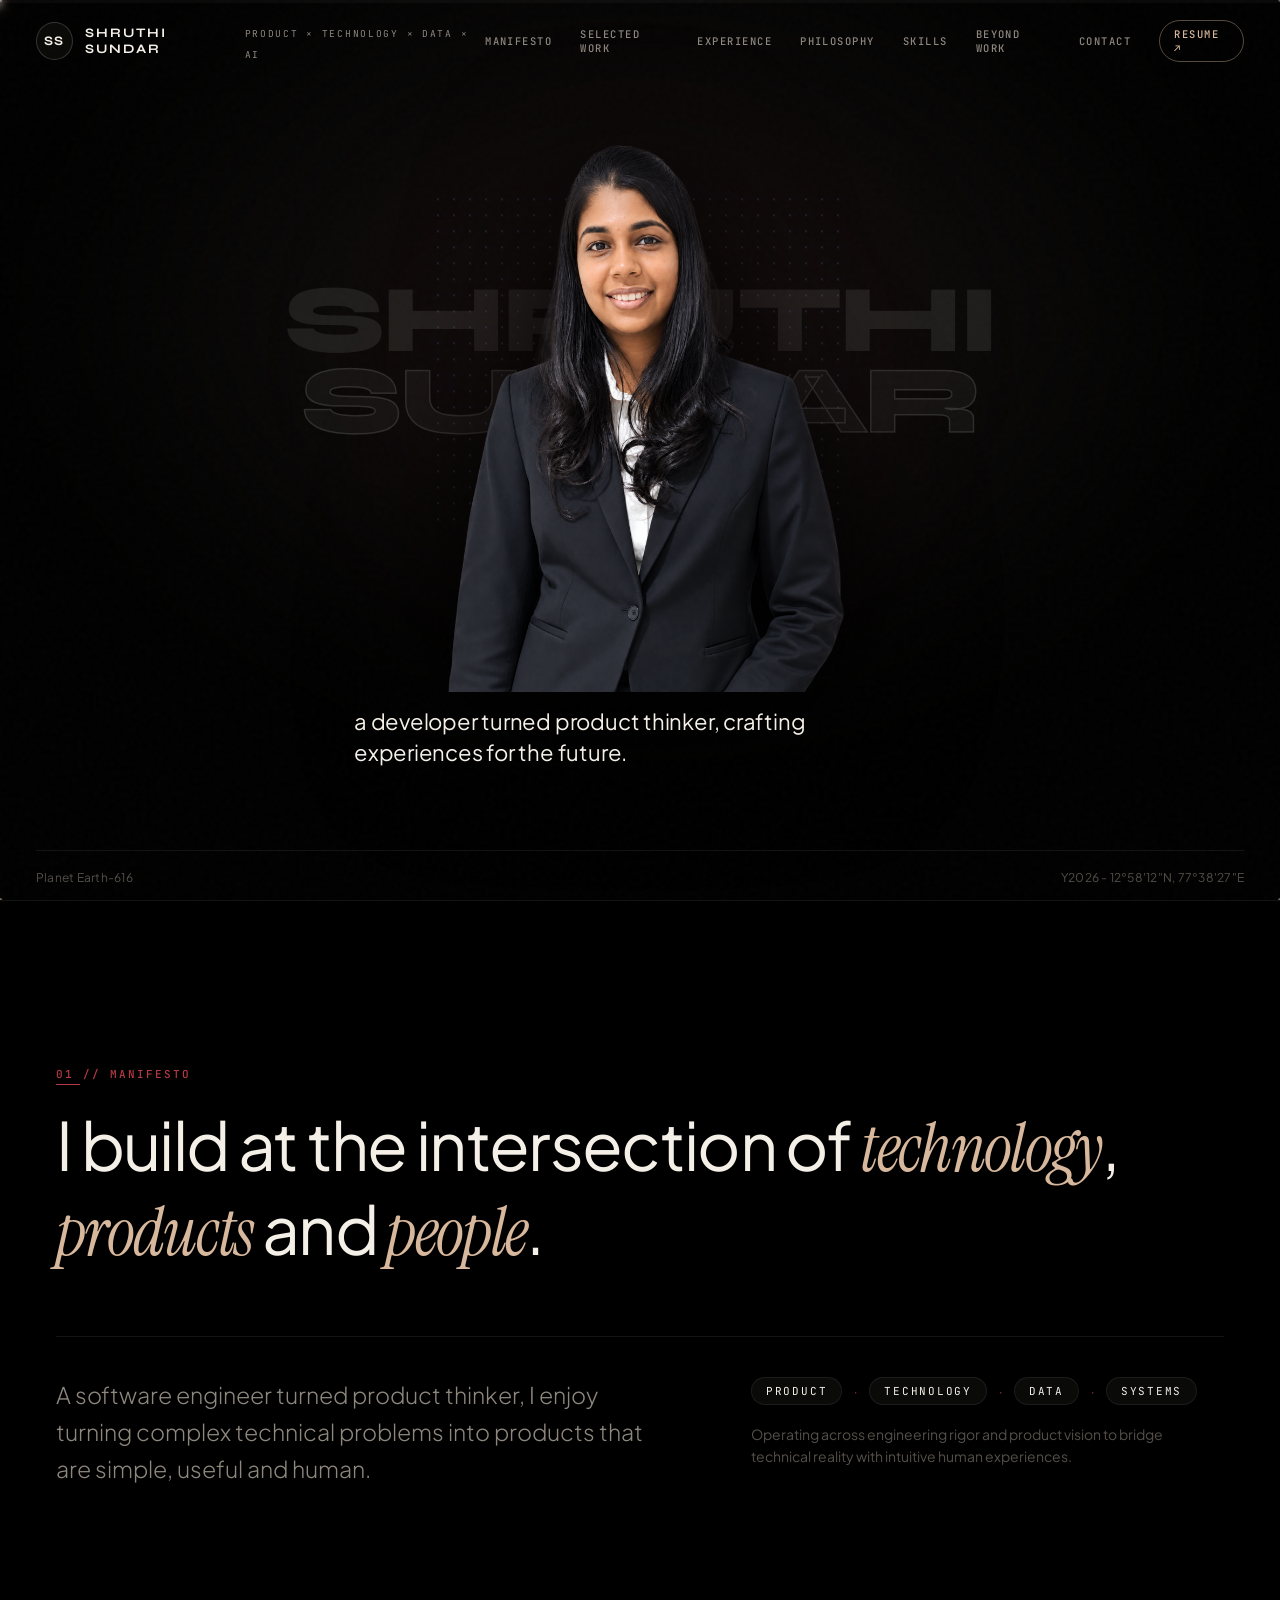
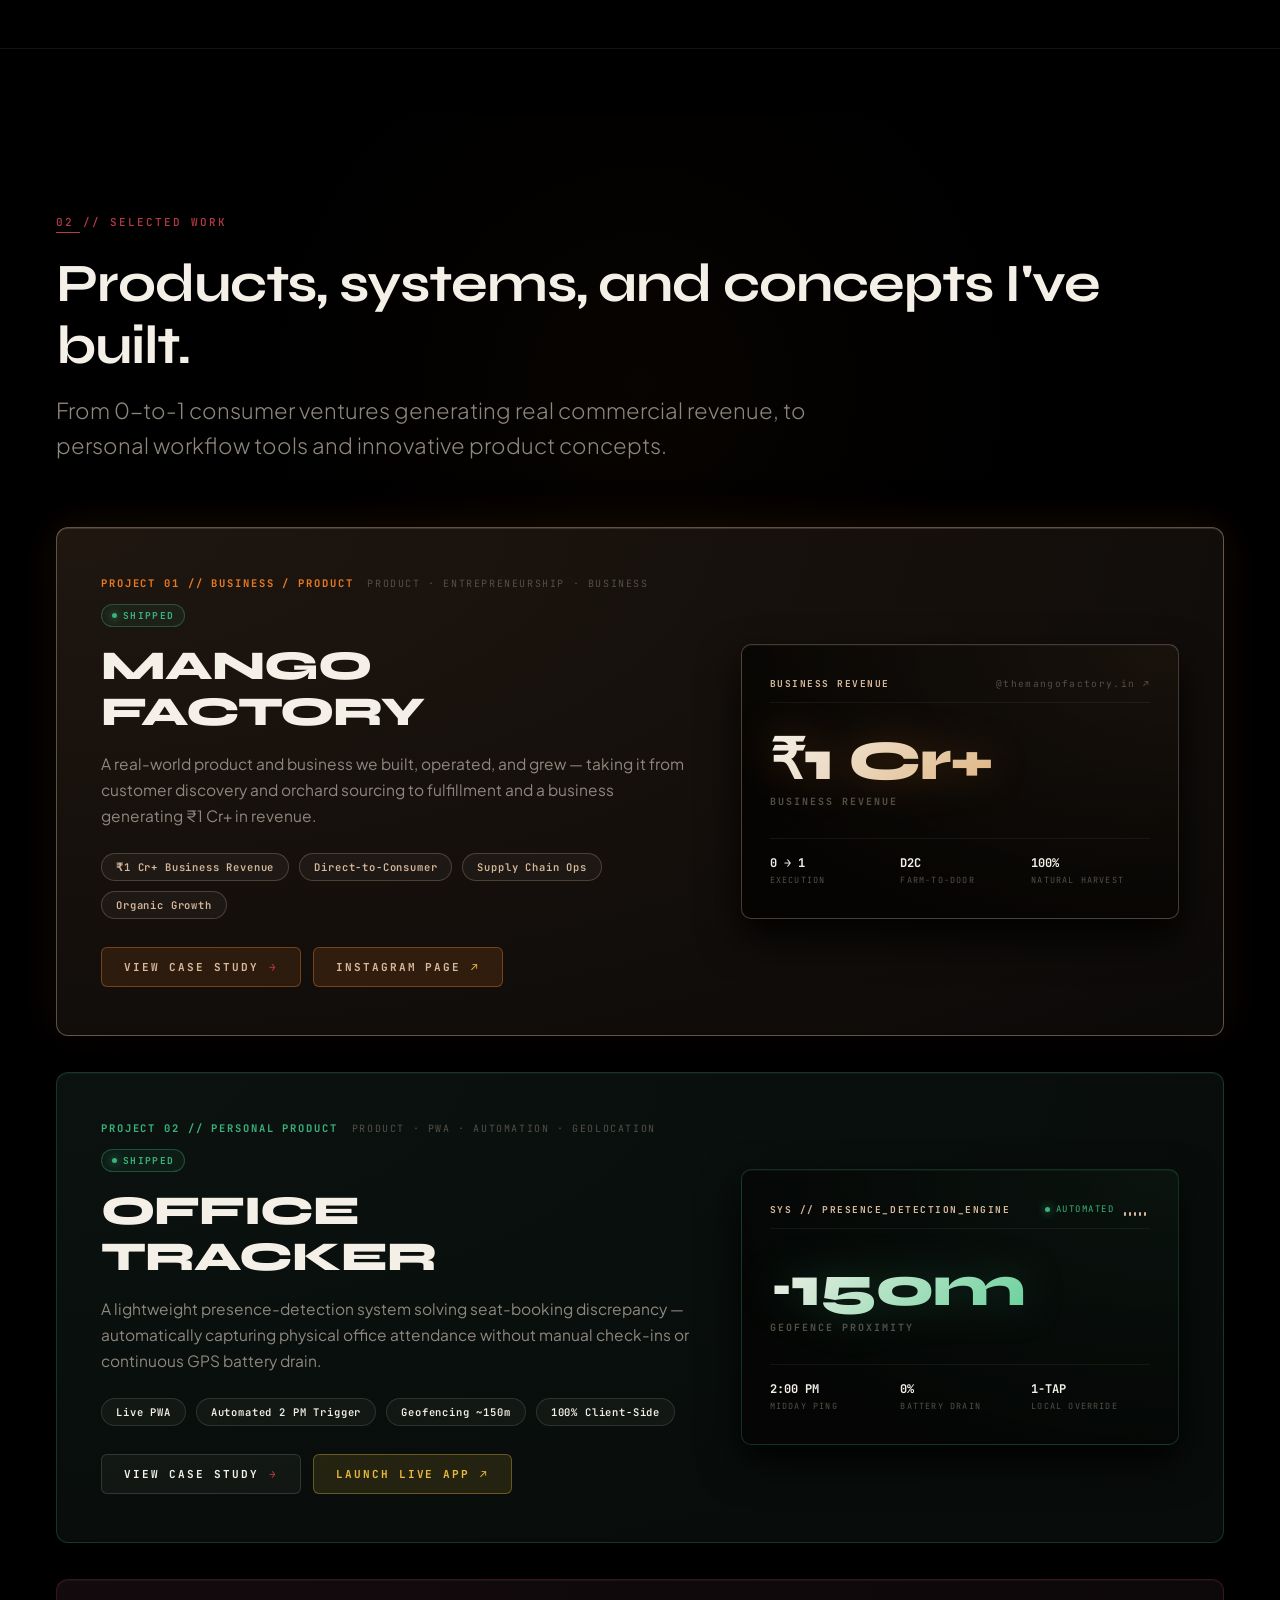
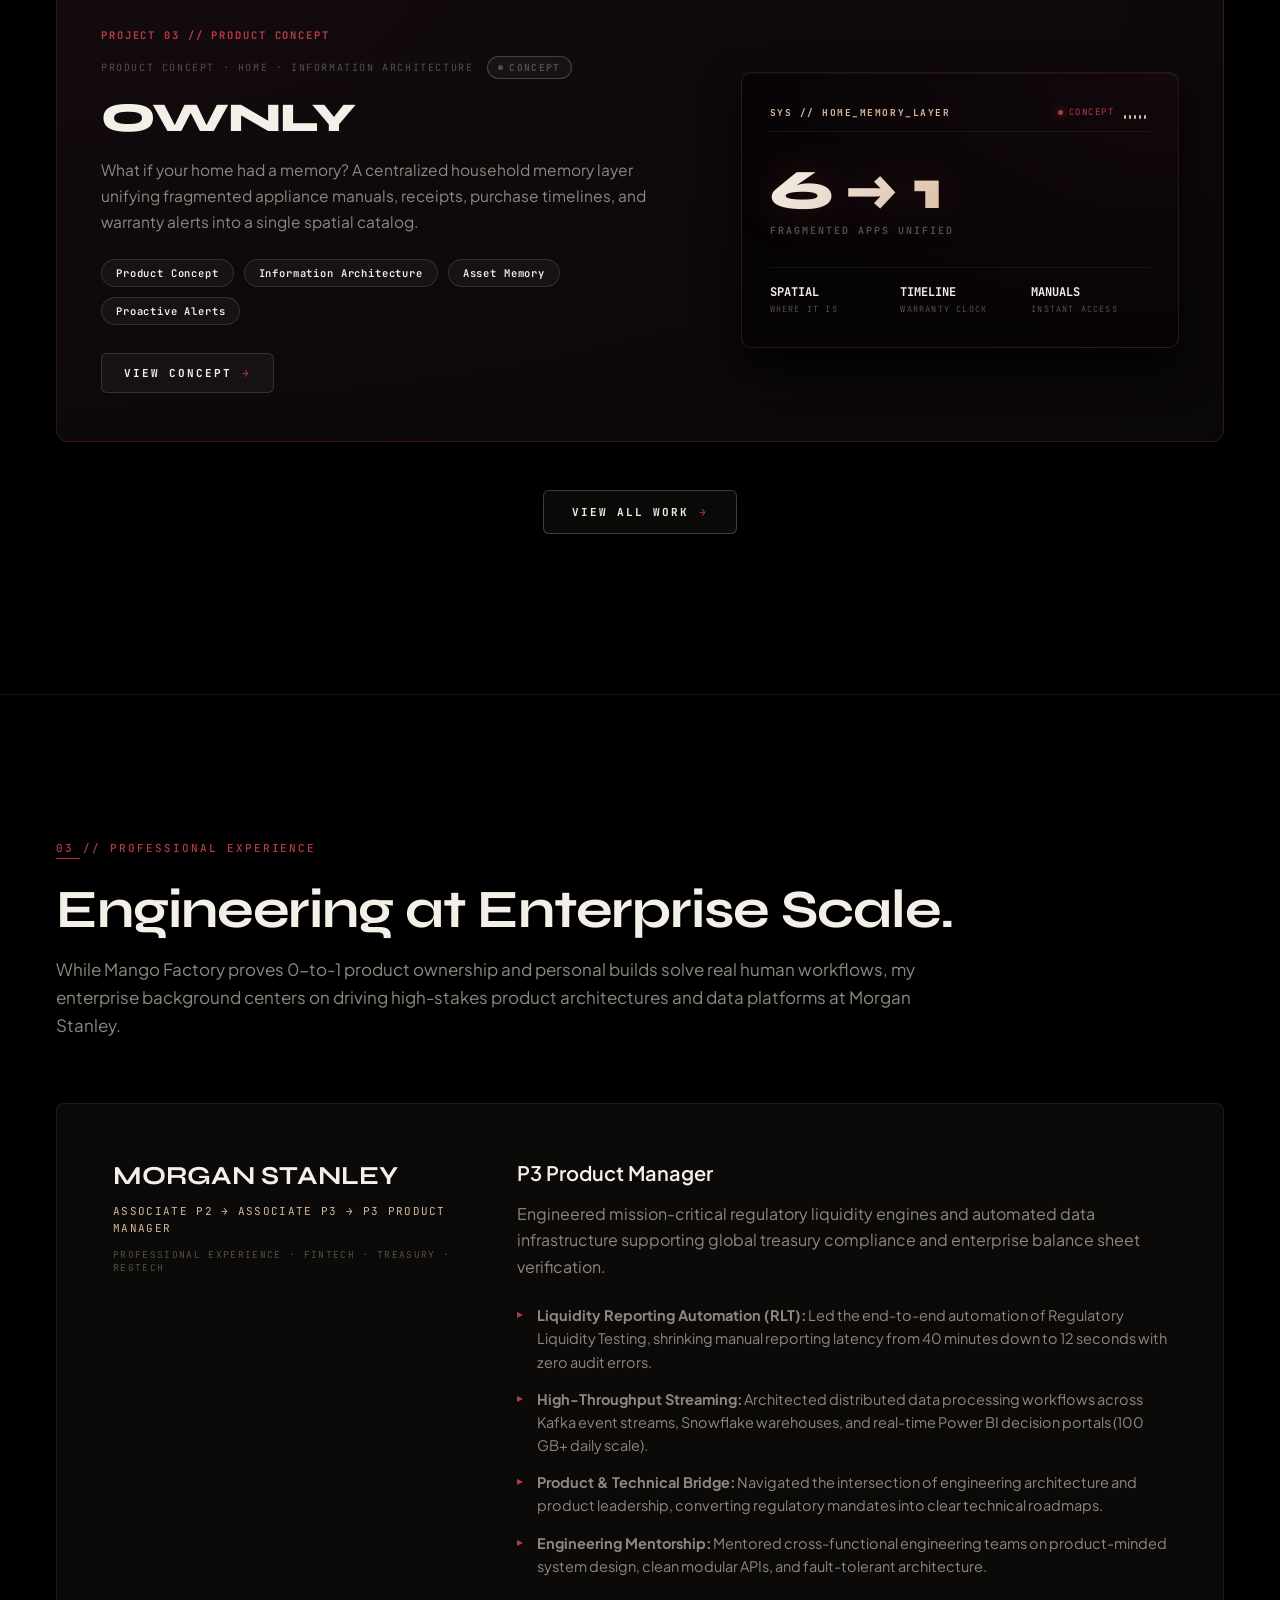
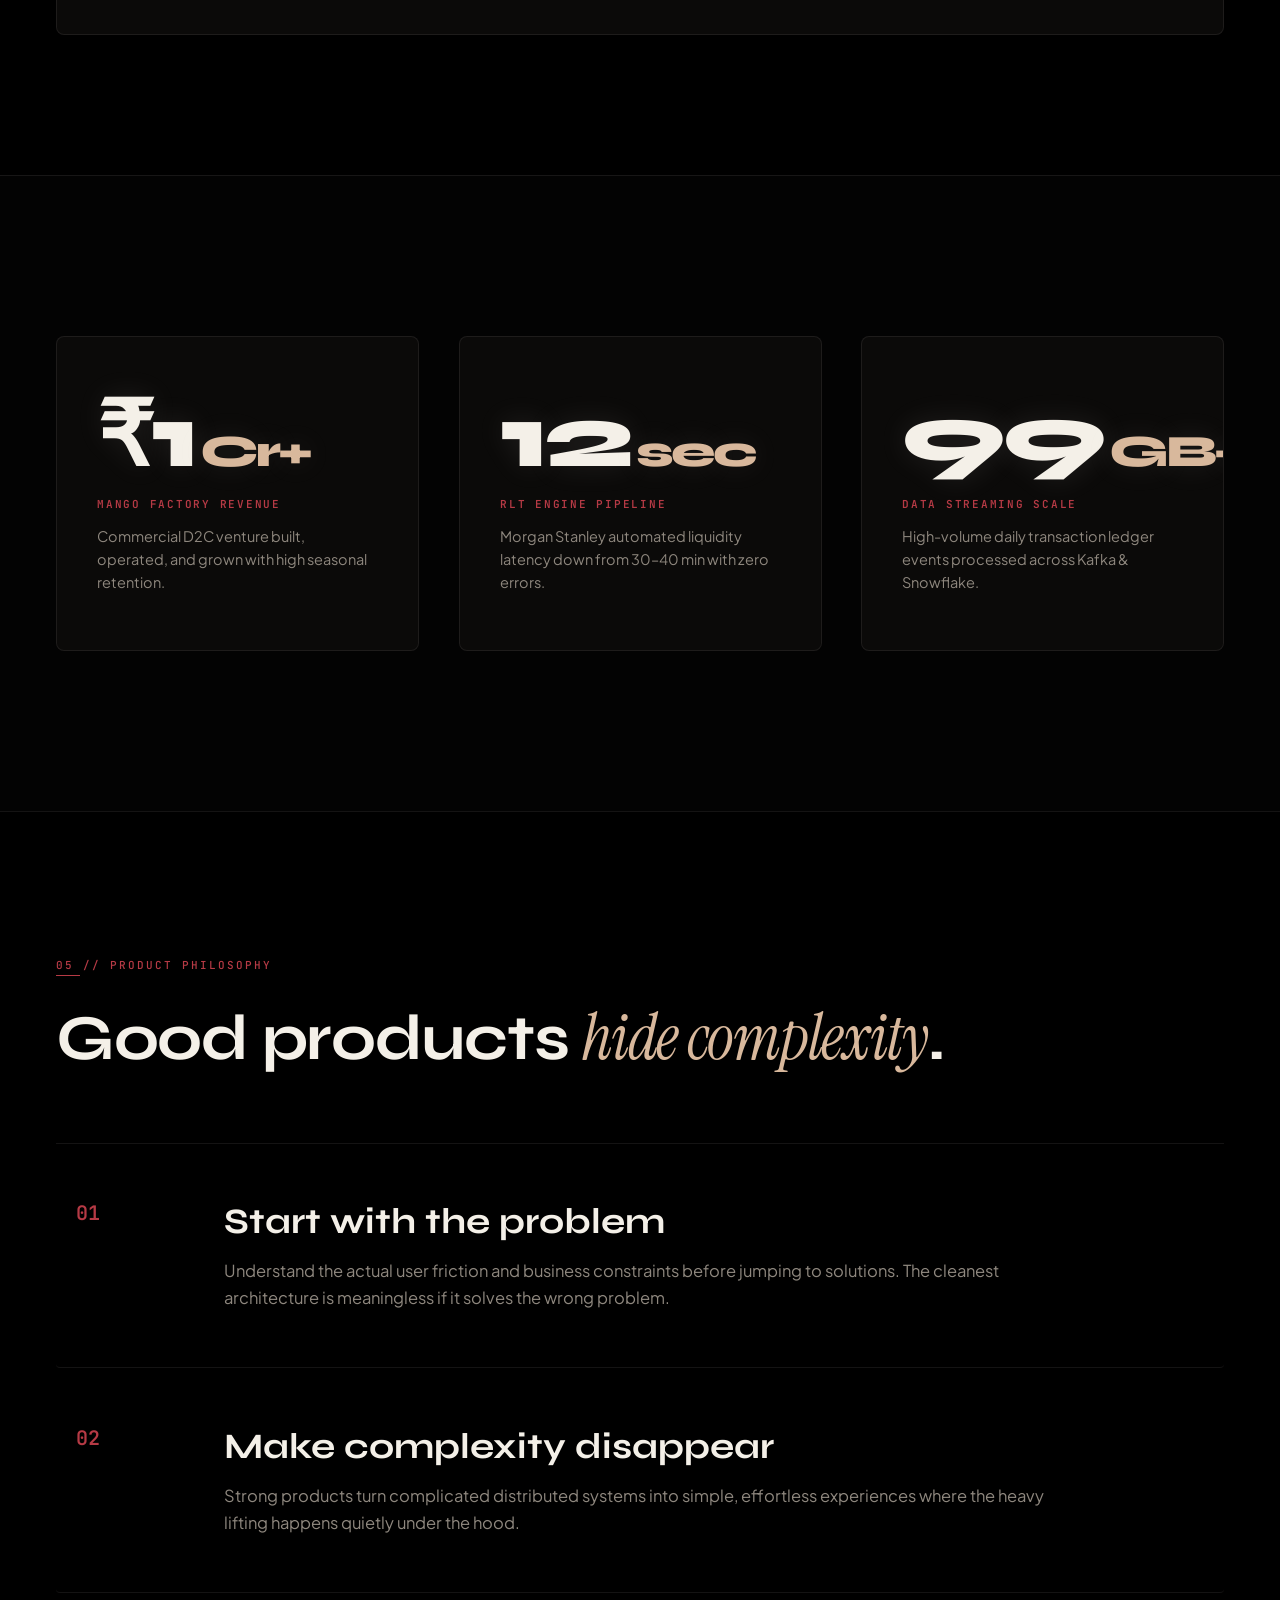
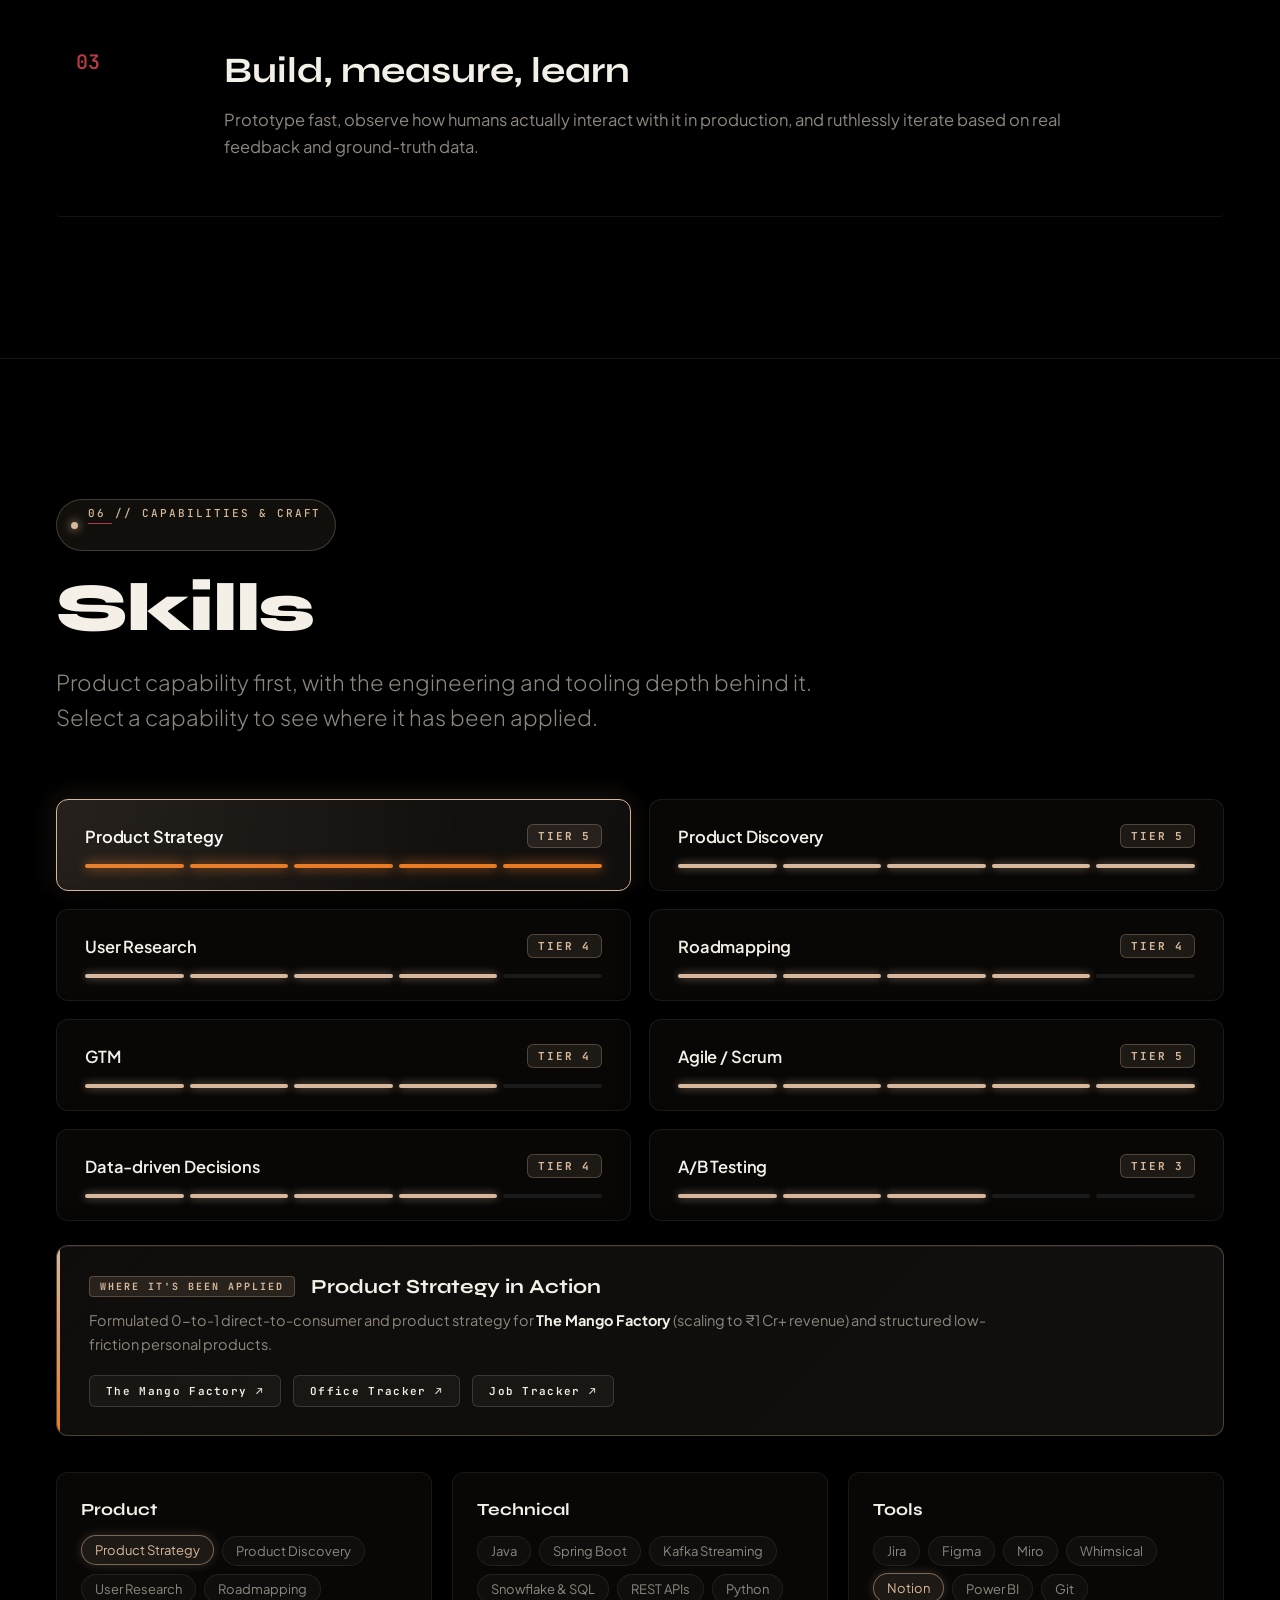
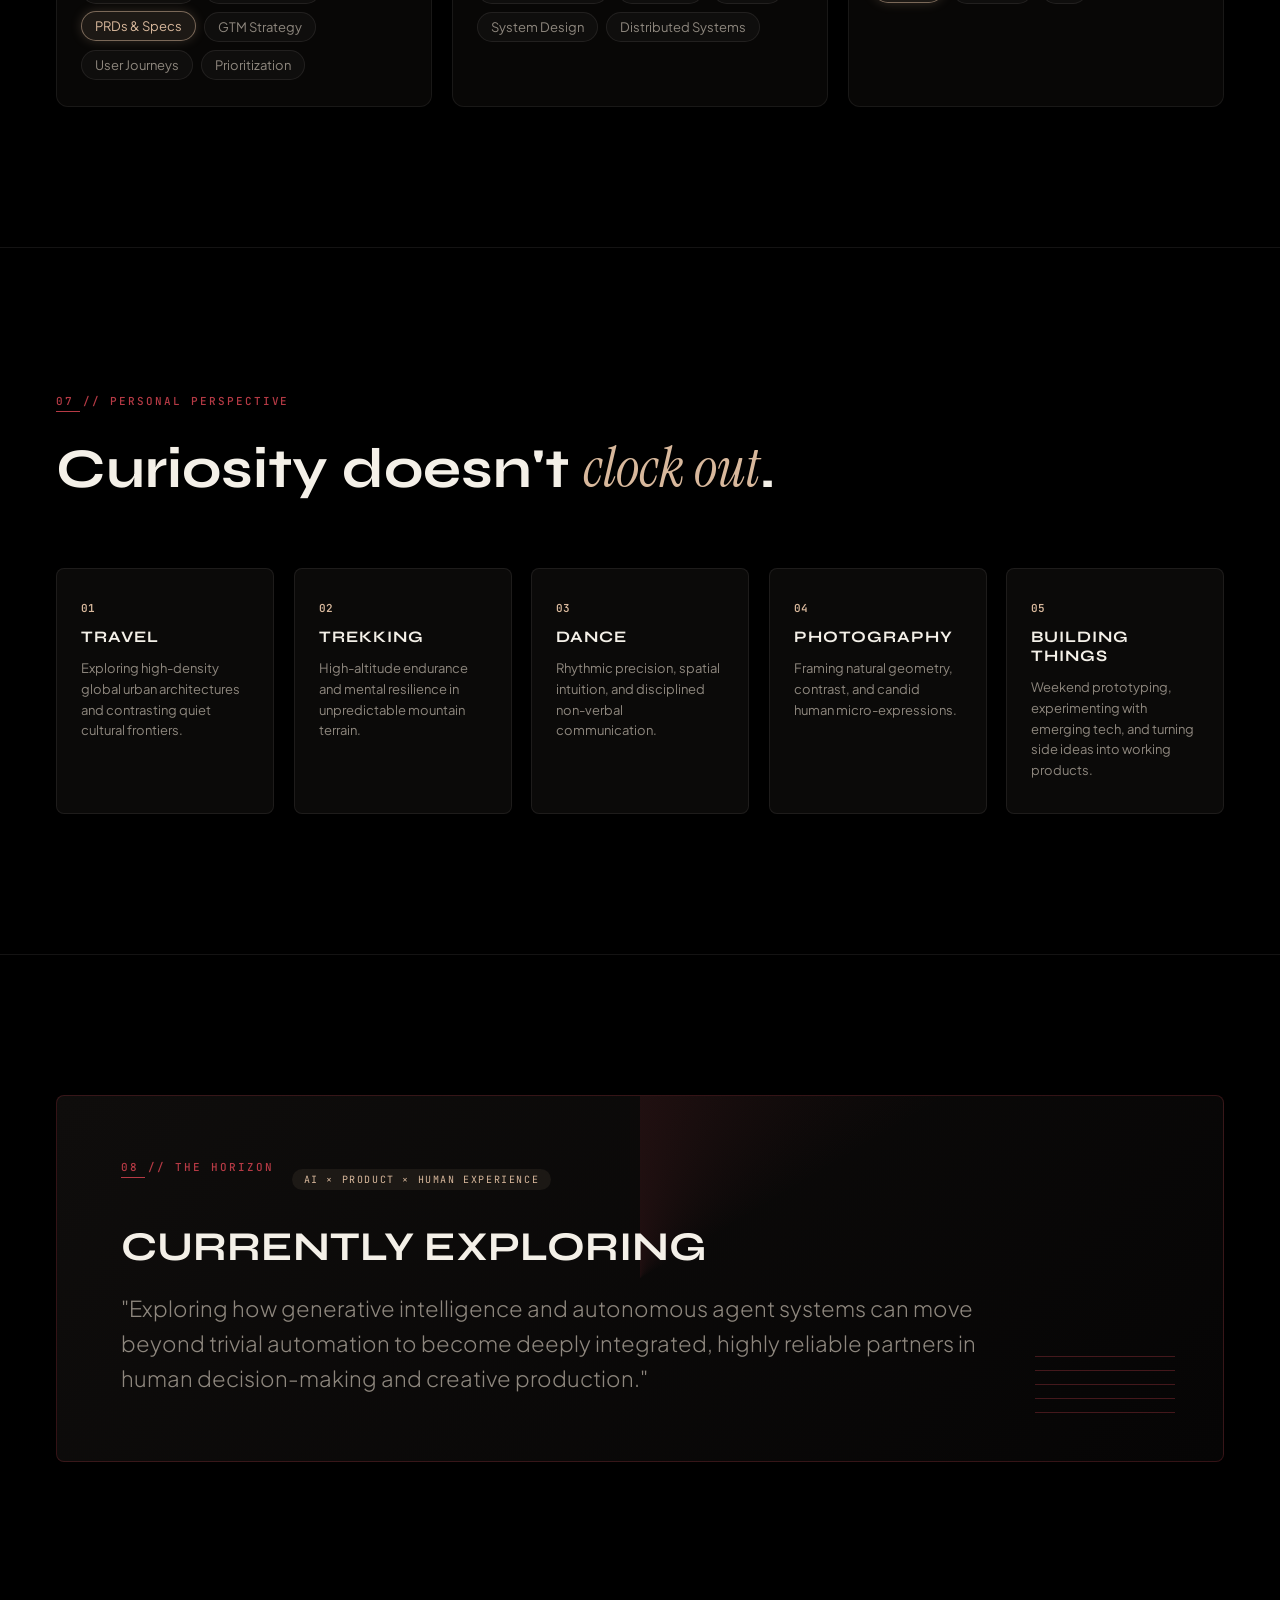
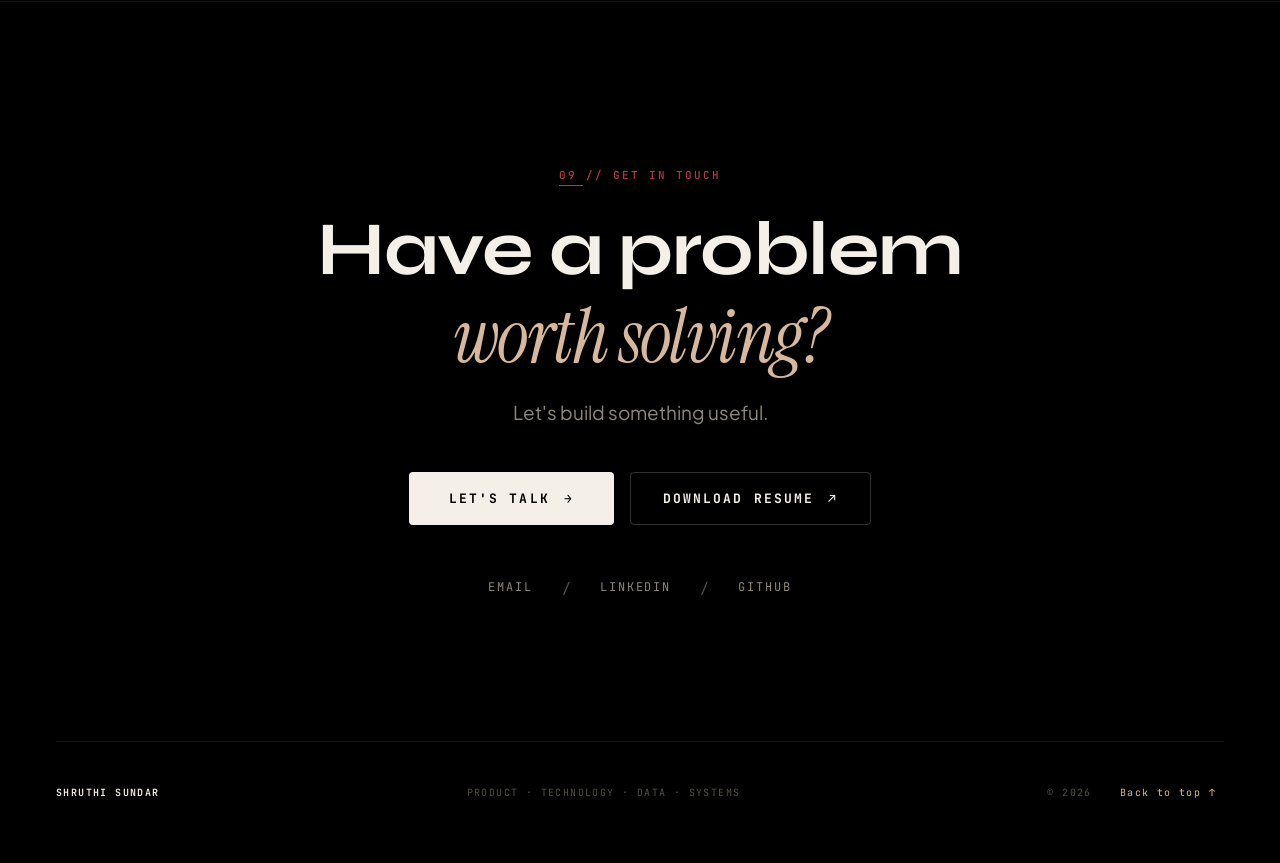
<file: index.html>
<!DOCTYPE html>
<html lang="en">
<head>
  <meta charset="UTF-8">
  <meta name="viewport" content="width=device-width, initial-scale=1.0, maximum-scale=5.0, viewport-fit=cover">
  <title>Shruthi Sundar — Product Thinker × Engineer × Builder</title>
  <meta name="description" content="Product portfolio of Shruthi Sundar. Developer turned product thinker, identifying friction and crafting intuitive experiences.">
  
  <!-- Theme Color for Mobile Browsers -->
  <meta name="theme-color" content="#000000">
  <meta name="apple-mobile-web-app-status-bar-style" content="black-translucent">
  
  <!-- Premium Typography -->
  <link rel="preconnect" href="https://fonts.googleapis.com">
  <link rel="preconnect" href="https://fonts.gstatic.com" crossorigin>
  <link href="https://fonts.googleapis.com/css2?family=Instrument+Serif:ital@0;1&family=JetBrains+Mono:wght@300;400;500;600&family=Plus+Jakarta+Sans:wght@300;400;500;600;700&family=Syne:wght@400;600;700;800&display=swap" rel="stylesheet">
  
  <link rel="stylesheet" href="style.css?v=3.8">
</head>
<body>

  <!-- Deep Atmospheric Background Lighting -->
  <div class="studio-ambient-bg">
    <div class="glow-core" id="glowCore"></div>
    <div class="glow-burgundy" id="glowBurgundy"></div>
    <div class="subtle-grain"></div>
  </div>

  <!-- Mobile Fullscreen Navigation Overlay -->
  <div class="mobile-nav-overlay" id="mobileNavOverlay" aria-hidden="true">
    <div class="mobile-nav-content">
      <div class="mobile-nav-header">
        <div class="brand-monogram-circle">
          <span>SS</span>
        </div>
        <button class="mobile-nav-close" id="mobileNavClose" aria-label="Close menu">✕</button>
      </div>
      <nav class="mobile-nav-menu">
        <a href="#about" class="mobile-nav-link"><span class="m-num">01</span> MANIFESTO</a>
        <a href="#work" class="mobile-nav-link"><span class="m-num">02</span> SELECTED WORK</a>
        <a href="#experience" class="mobile-nav-link"><span class="m-num">03</span> EXPERIENCE</a>
        <a href="#thinking" class="mobile-nav-link"><span class="m-num">04</span> PHILOSOPHY</a>
        <a href="#skills" class="mobile-nav-link"><span class="m-num">05</span> SKILLS</a>
        <a href="#beyond" class="mobile-nav-link"><span class="m-num">06</span> BEYOND WORK</a>
        <a href="#contact" class="mobile-nav-link"><span class="m-num">07</span> CONTACT</a>
        <a href="assets/shruthi-sundar-resume.pdf" target="_blank" rel="noopener" class="mobile-nav-link nav-item-resume-mobile"><span class="m-num">↗</span> RESUME</a>
      </nav>
      <div class="mobile-nav-footer">
        <span class="mono-meta">SHRUTHI SUNDAR // PRODUCT MANAGER</span>
      </div>
    </div>
  </div>

  <!-- Global Hero Wrapper (PRESERVED 100% INTACT) -->
  <div class="hero-stage" id="heroStage">
    
    <!-- Top Navigation Header -->
    <header class="top-nav" id="topNav">
      
      <!-- Brand Monogram Pill -->
      <a href="#heroStage" class="brand-pill-link">
        <div class="brand-monogram-circle">
          <span class="monogram-text">SS</span>
        </div>
        <span class="brand-title-desktop">SHRUTHI SUNDAR</span>
      </a>

      <!-- Desktop Metadata -->
      <div class="nav-meta">
        <span class="meta-tag">PRODUCT × TECHNOLOGY × DATA × AI</span>
      </div>

      <!-- Desktop Links -->
      <nav class="nav-links">
        <a href="#about" class="nav-item">MANIFESTO</a>
        <a href="#work" class="nav-item">SELECTED WORK</a>
        <a href="#experience" class="nav-item">EXPERIENCE</a>
        <a href="#thinking" class="nav-item">PHILOSOPHY</a>
        <a href="#skills" class="nav-item">SKILLS</a>
        <a href="#beyond" class="nav-item">BEYOND WORK</a>
        <a href="#contact" class="nav-item">CONTACT</a>
        <a href="assets/shruthi-sundar-resume.pdf" target="_blank" rel="noopener" class="nav-item nav-resume-btn">RESUME ↗</a>
      </nav>

      <!-- Mobile Dropdown Chevron Menu Trigger -->
      <button class="mobile-menu-trigger" id="mobileMenuBtn" aria-label="Toggle Navigation Menu" aria-expanded="false">
        <svg width="18" height="18" viewBox="0 0 24 24" fill="none" stroke="currentColor" stroke-width="2" stroke-linecap="round" stroke-linejoin="round">
          <polyline points="6 9 12 15 18 9"></polyline>
        </svg>
      </button>

    </header>

    <!-- Main Cinematic Centerpiece Stage (PRESERVED 100%) -->
    <main class="hero-cinematic-stage" id="heroCinematicStage">
      
      <!-- LAYER 1: Dot Matrix & Monumental Kinetic Typography SITTING BEHIND THE IMAGE -->
      <div class="hero-bg-text-layer" id="heroBgTextLayer" aria-hidden="true">
        <div class="hero-dot-matrix"></div>
        <div class="bg-title-stacked">
          <span class="bg-line line-1">SHRUTHI</span>
          <span class="bg-line line-2">SUNDAR</span>
        </div>
      </div>

      <!-- LAYER 2: Dominant Centerpiece Portrait (Clean Human Photograph in Exact Position) -->
      <div class="hero-portrait-stage">
        <div class="hero-portrait-container" id="heroPortraitContainer">
          <img 
            src="assets/shruthi-human.png?v=3.6" 
            alt="Shruthi Sundar — Product Thinker" 
            class="hero-image human-base" 
            id="humanBaseImg"
            draggable="false"
          >
        </div>
      </div>

      <!-- LAYER 3: Hero Statement -->
      <div class="hero-statement-section">
        <h1 class="hero-statement-text">
          a developer turned product thinker, crafting experiences for the future.
        </h1>
      </div>

    </main>

    <!-- Hero Footer Bar -->
    <footer class="hero-footer-bar">
      <div class="footer-bar-col left">
        <span class="bar-meta-text">Planet Earth-616</span>
      </div>
      <div class="footer-bar-col right">
        <span class="bar-meta-text">Y2026 - 12°58'12"N, 77°38'27"E</span>
      </div>
    </footer>

  </div>

  <!-- =========================================================================
       MAIN CONTENT: PRODUCT MANAGER EDITORIAL CASE STUDIES
       ========================================================================= -->
  <div class="site-content-flow" id="siteContentFlow">

    <!-- 1. MANIFESTO / INTRODUCTION -->
    <section class="editorial-section section-about" id="about">
      <div class="section-container">
        <div class="section-eyebrow-wrapper reveal-item">
          <span class="mono-tag">01 // MANIFESTO</span>
        </div>

        <h2 class="statement-headline reveal-item">
          I build at the intersection of <span class="highlight-serif">technology</span>, <span class="highlight-serif">products</span> and <span class="highlight-serif">people</span>.
        </h2>

        <div class="about-grid reveal-item">
          <div class="about-lead-col">
            <p class="about-lead-text">
              A software engineer turned product thinker, I enjoy turning complex technical problems into products that are simple, useful and human.
            </p>
          </div>
          <div class="about-meta-col">
            <div class="meta-tag-pills">
              <span class="meta-pill">PRODUCT</span>
              <span class="meta-pill-sep">·</span>
              <span class="meta-pill">TECHNOLOGY</span>
              <span class="meta-pill-sep">·</span>
              <span class="meta-pill">DATA</span>
              <span class="meta-pill-sep">·</span>
              <span class="meta-pill">SYSTEMS</span>
            </div>
            <p class="meta-subtext">Operating across engineering rigor and product vision to bridge technical reality with intuitive human experiences.</p>
          </div>
        </div>
      </div>
    </section>

    <!-- =========================================================================
         2. SELECTED WORK (FLAGSHIP BUSINESS → PERSONAL PRODUCTS → CONCEPTS)
         ========================================================================= -->
    <section class="editorial-section section-projects" id="work">
      <div class="section-container">
        
        <div class="section-header-block reveal-item">
          <span class="mono-tag">02 // SELECTED WORK</span>
          <h2 class="section-title">Products, systems, and concepts I've built.</h2>
          <p class="section-subtitle-lead">
            From 0-to-1 consumer ventures generating real commercial revenue, to personal workflow tools and innovative product concepts.
          </p>
        </div>

        <div class="editorial-projects-stack">
          
          <!-- PROJECT 01: MANGO FACTORY (FLAGSHIP #1) -->
          <article class="editorial-project-block flagship-project reveal-item">
            <div class="project-left-col">
              <div class="project-header-meta">
                <span class="project-index">PROJECT 01 // BUSINESS / PRODUCT</span>
                <span class="project-domains">PRODUCT · ENTREPRENEURSHIP · BUSINESS</span>
                <span class="project-status-badge status-shipped">SHIPPED</span>
              </div>
              <h3 class="project-title">MANGO FACTORY</h3>
              <p class="project-description">
                A real-world product and business we built, operated, and grew — taking it from customer discovery and orchard sourcing to fulfillment and a business generating ₹1 Cr+ in revenue.
              </p>
              <div class="project-metrics-pills">
                <span class="metric-badge">₹1 Cr+ Business Revenue</span>
                <span class="metric-badge">Direct-to-Consumer</span>
                <span class="metric-badge">Supply Chain Ops</span>
                <span class="metric-badge">Organic Growth</span>
              </div>
              <div class="project-action-group">
                <a href="mango-factory.html" class="project-action-link">
                  <span>VIEW CASE STUDY</span>
                  <span class="action-arrow">→</span>
                </a>
                <a href="https://www.instagram.com/themangofactory.in" target="_blank" rel="noopener" class="project-action-link live-app-action-link" style="background: rgba(232, 122, 36, 0.14); border-color: rgba(232, 122, 36, 0.4); color: var(--accent-warm-gold);">
                  <span>INSTAGRAM PAGE</span>
                  <span class="action-arrow">↗</span>
                </a>
              </div>
            </div>
            <div class="project-right-col">
              <div class="flagship-metric-showcase">
                <div class="fms-header">
                  <span class="fms-tag">BUSINESS REVENUE</span>
                  <a href="https://www.instagram.com/themangofactory.in" target="_blank" rel="noopener" class="fms-source-link">@themangofactory.in ↗</a>
                </div>
                <div class="fms-hero-metric">
                  <div class="fms-number-giant">₹1 Cr+</div>
                  <div class="fms-label">BUSINESS REVENUE</div>
                </div>
                <div class="fms-sub-metrics-grid">
                  <div class="fms-sub-col">
                    <span class="fms-sub-val">0 → 1</span>
                    <span class="fms-sub-lbl">EXECUTION</span>
                  </div>
                  <div class="fms-sub-col">
                    <span class="fms-sub-val">D2C</span>
                    <span class="fms-sub-lbl">FARM-TO-DOOR</span>
                  </div>
                  <div class="fms-sub-col">
                    <span class="fms-sub-val">100%</span>
                    <span class="fms-sub-lbl">NATURAL HARVEST</span>
                  </div>
                </div>
              </div>
            </div>
          </article>

          <!-- PROJECT 02: OFFICE TRACKER -->
          <article class="editorial-project-block fintech-project reveal-item">
            <div class="project-left-col">
              <div class="project-header-meta">
                <span class="project-index">PROJECT 02 // PERSONAL PRODUCT</span>
                <span class="project-domains">PRODUCT · PWA · AUTOMATION · GEOLOCATION</span>
                <span class="project-status-badge status-shipped">SHIPPED</span>
              </div>
              <h3 class="project-title">OFFICE TRACKER</h3>
              <p class="project-description">
                A lightweight presence-detection system solving seat-booking discrepancy — automatically capturing physical office attendance without manual check-ins or continuous GPS battery drain.
              </p>
              <div class="project-metrics-pills">
                <span class="metric-badge">Live PWA</span>
                <span class="metric-badge">Automated 2 PM Trigger</span>
                <span class="metric-badge">Geofencing ~150m</span>
                <span class="metric-badge">100% Client-Side</span>
              </div>
              <div class="project-action-group">
                <a href="office-tracker.html" class="project-action-link">
                  <span>VIEW CASE STUDY</span>
                  <span class="action-arrow">→</span>
                </a>
                <a href="https://myofficetracker.netlify.app" target="_blank" rel="noopener" class="project-action-link live-app-action-link">
                  <span>LAUNCH LIVE APP</span>
                  <span class="action-arrow">↗</span>
                </a>
              </div>
            </div>
            <div class="project-right-col">
              <div class="schematic-card fintech-card">
                <div class="schematic-header">
                  <span class="schema-code">SYS // PRESENCE_DETECTION_ENGINE</span>
                  <span class="schema-status">AUTOMATED</span>
                </div>
                <div class="fms-hero-metric">
                  <div class="fms-number-giant fintech-number">~150m</div>
                  <div class="fms-label">GEOFENCE PROXIMITY</div>
                </div>
                <div class="fms-sub-metrics-grid">
                  <div class="fms-sub-col">
                    <span class="fms-sub-val">2:00 PM</span>
                    <span class="fms-sub-lbl">MIDDAY PING</span>
                  </div>
                  <div class="fms-sub-col">
                    <span class="fms-sub-val">0%</span>
                    <span class="fms-sub-lbl">BATTERY DRAIN</span>
                  </div>
                  <div class="fms-sub-col">
                    <span class="fms-sub-val">1-TAP</span>
                    <span class="fms-sub-lbl">LOCAL OVERRIDE</span>
                  </div>
                </div>
              </div>
            </div>
          </article>

          <!-- PROJECT 03: OWNLY -->
          <article class="editorial-project-block analytics-project reveal-item">
            <div class="project-left-col">
              <div class="project-header-meta">
                <span class="project-index">PROJECT 03 // PRODUCT CONCEPT</span>
                <span class="project-domains">PRODUCT CONCEPT · HOME · INFORMATION ARCHITECTURE</span>
                <span class="project-status-badge status-concept">CONCEPT</span>
              </div>
              <h3 class="project-title">OWNLY</h3>
              <p class="project-description">
                What if your home had a memory? A centralized household memory layer unifying fragmented appliance manuals, receipts, purchase timelines, and warranty alerts into a single spatial catalog.
              </p>
              <div class="project-metrics-pills">
                <span class="metric-badge">Product Concept</span>
                <span class="metric-badge">Information Architecture</span>
                <span class="metric-badge">Asset Memory</span>
                <span class="metric-badge">Proactive Alerts</span>
              </div>
              <a href="ownly.html" class="project-action-link">
                <span>VIEW CONCEPT</span>
                <span class="action-arrow">→</span>
              </a>
            </div>
            <div class="project-right-col">
              <div class="schematic-card analytics-card">
                <div class="schematic-header">
                  <span class="schema-code">SYS // HOME_MEMORY_LAYER</span>
                  <span class="schema-status live-crimson">CONCEPT</span>
                </div>
                <div class="fms-hero-metric">
                  <div class="fms-number-giant crimson-number">6 → 1</div>
                  <div class="fms-label">FRAGMENTED APPS UNIFIED</div>
                </div>
                <div class="fms-sub-metrics-grid">
                  <div class="fms-sub-col">
                    <span class="fms-sub-val">SPATIAL</span>
                    <span class="fms-sub-lbl">WHERE IT IS</span>
                  </div>
                  <div class="fms-sub-col">
                    <span class="fms-sub-val">TIMELINE</span>
                    <span class="fms-sub-lbl">WARRANTY CLOCK</span>
                  </div>
                  <div class="fms-sub-col">
                    <span class="fms-sub-val">MANUALS</span>
                    <span class="fms-sub-lbl">INSTANT ACCESS</span>
                  </div>
                </div>
              </div>
            </div>
          </article>

        </div>

        <div class="view-all-work-row reveal-item">
          <a href="work.html" class="project-action-link view-all-work-link">
            <span>VIEW ALL WORK</span>
            <span class="action-arrow">→</span>
          </a>
        </div>

      </div>
    </section>

    <!-- =========================================================================
         3. PROFESSIONAL EXPERIENCE — MORGAN STANLEY
         ========================================================================= -->
    <section class="editorial-section section-experience" id="experience">
      <div class="section-container">
        
        <div class="section-header-block reveal-item">
          <span class="mono-tag">03 // PROFESSIONAL EXPERIENCE</span>
          <h2 class="section-title">Engineering at Enterprise Scale.</h2>
          <p class="experience-sub-narrative">
            While Mango Factory proves 0-to-1 product ownership and personal builds solve real human workflows, my enterprise background centers on driving high-stakes product architectures and data platforms at Morgan Stanley.
          </p>
        </div>

        <div class="experience-timeline">
          
          <div class="timeline-entry reveal-item">
            <div class="timeline-meta-col">
              <span class="timeline-company">MORGAN STANLEY</span>
              <span class="timeline-period">ASSOCIATE P2 → ASSOCIATE P3 → P3 PRODUCT MANAGER</span>
              <span class="timeline-badge">PROFESSIONAL EXPERIENCE · FINTECH · TREASURY · REGTECH</span>
            </div>

            <div class="timeline-content-col">
              <h3 class="timeline-role-title">P3 Product Manager</h3>
              <p class="timeline-summary">
                Engineered mission-critical regulatory liquidity engines and automated data infrastructure supporting global treasury compliance and enterprise balance sheet verification.
              </p>
              <ul class="timeline-highlights">
                <li><strong>Liquidity Reporting Automation (RLT):</strong> Led the end-to-end automation of Regulatory Liquidity Testing, shrinking manual reporting latency from 40 minutes down to 12 seconds with zero audit errors.</li>
                <li><strong>High-Throughput Streaming:</strong> Architected distributed data processing workflows across Kafka event streams, Snowflake warehouses, and real-time Power BI decision portals (100 GB+ daily scale).</li>
                <li><strong>Product & Technical Bridge:</strong> Navigated the intersection of engineering architecture and product leadership, converting regulatory mandates into clear technical roadmaps.</li>
                <li><strong>Engineering Mentorship:</strong> Mentored cross-functional engineering teams on product-minded system design, clean modular APIs, and fault-tolerant architecture.</li>
              </ul>
            </div>
          </div>

        </div>

      </div>
    </section>

    <!-- =========================================================================
         4. MEASURED IMPACT SECTION
         ========================================================================= -->
    <section class="editorial-section section-impact" id="impact">
      <div class="section-container">
        
        <div class="impact-grid">
          
          <div class="impact-stat-card reveal-item">
            <div class="stat-number-giant">₹1<span class="stat-unit">Cr+</span></div>
            <div class="stat-meta-label">MANGO FACTORY REVENUE</div>
            <p class="stat-detail">Commercial D2C venture built, operated, and grown with high seasonal retention.</p>
          </div>

          <div class="impact-stat-card reveal-item">
            <div class="stat-number-giant">12<span class="stat-unit">sec</span></div>
            <div class="stat-meta-label">RLT ENGINE PIPELINE</div>
            <p class="stat-detail">Morgan Stanley automated liquidity latency down from 30–40 min with zero errors.</p>
          </div>

          <div class="impact-stat-card reveal-item">
            <div class="stat-number-giant">100<span class="stat-unit">GB+</span></div>
            <div class="stat-meta-label">DATA STREAMING SCALE</div>
            <p class="stat-detail">High-volume daily transaction ledger events processed across Kafka & Snowflake.</p>
          </div>

        </div>

      </div>
    </section>

    <!-- =========================================================================
         5. PRODUCT PHILOSOPHY
         ========================================================================= -->
    <section class="editorial-section section-thinking" id="thinking">
      <div class="section-container">
        
        <div class="section-header-block reveal-item">
          <span class="mono-tag">05 // PRODUCT PHILOSOPHY</span>
          <h2 class="thinking-headline">
            Good products <span class="highlight-serif">hide complexity</span>.
          </h2>
        </div>

        <div class="principles-accordion">
          
          <div class="principle-row reveal-item">
            <div class="principle-num">01</div>
            <div class="principle-body">
              <h3 class="principle-title">Start with the problem</h3>
              <p class="principle-description">
                Understand the actual user friction and business constraints before jumping to solutions. The cleanest architecture is meaningless if it solves the wrong problem.
              </p>
            </div>
          </div>

          <div class="principle-row reveal-item">
            <div class="principle-num">02</div>
            <div class="principle-body">
              <h3 class="principle-title">Make complexity disappear</h3>
              <p class="principle-description">
                Strong products turn complicated distributed systems into simple, effortless experiences where the heavy lifting happens quietly under the hood.
              </p>
            </div>
          </div>

          <div class="principle-row reveal-item">
            <div class="principle-num">03</div>
            <div class="principle-body">
              <h3 class="principle-title">Build, measure, learn</h3>
              <p class="principle-description">
                Prototype fast, observe how humans actually interact with it in production, and ruthlessly iterate based on real feedback and ground-truth data.
              </p>
            </div>
          </div>

        </div>

      </div>
    </section>

    <!-- =========================================================================
         6. SKILLS & PRODUCT CAPABILITIES MATRIX
         ========================================================================= -->
    <section class="editorial-section section-skills" id="skills">
      <div class="section-container">
        
        <div class="section-header-block reveal-item">
          <div class="skills-meta-pill">
            <span class="pulse-dot-gold"></span>
            <span class="mono-tag" style="color: var(--accent-warm-gold);">06 // CAPABILITIES & CRAFT</span>
          </div>
          <h2 class="skills-main-heading">Skills</h2>
          <p class="section-subtitle-lead">
            Product capability first, with the engineering and tooling depth behind it. Select a capability to see where it has been applied.
          </p>
        </div>

        <!-- 2-Column Tiered Capabilities Grid -->
        <div class="tiered-skills-grid">
          
          <!-- 01: Product Strategy (Tier 5) -->
          <div class="capability-card reveal-item is-active" data-capability="strategy" tabindex="0" role="button" aria-label="Product Strategy Tier 5">
            <div class="cap-card-header">
              <span class="cap-name">Product Strategy</span>
              <span class="cap-tier-badge">TIER 5</span>
            </div>
            <div class="cap-meter" aria-hidden="true">
              <span class="meter-seg filled"></span>
              <span class="meter-seg filled"></span>
              <span class="meter-seg filled"></span>
              <span class="meter-seg filled"></span>
              <span class="meter-seg filled"></span>
            </div>
          </div>

          <!-- 02: Product Discovery (Tier 5) -->
          <div class="capability-card reveal-item" data-capability="discovery" tabindex="0" role="button" aria-label="Product Discovery Tier 5">
            <div class="cap-card-header">
              <span class="cap-name">Product Discovery</span>
              <span class="cap-tier-badge">TIER 5</span>
            </div>
            <div class="cap-meter" aria-hidden="true">
              <span class="meter-seg filled"></span>
              <span class="meter-seg filled"></span>
              <span class="meter-seg filled"></span>
              <span class="meter-seg filled"></span>
              <span class="meter-seg filled"></span>
            </div>
          </div>

          <!-- 03: User Research (Tier 4) -->
          <div class="capability-card reveal-item" data-capability="research" tabindex="0" role="button" aria-label="User Research Tier 4">
            <div class="cap-card-header">
              <span class="cap-name">User Research</span>
              <span class="cap-tier-badge">TIER 4</span>
            </div>
            <div class="cap-meter" aria-hidden="true">
              <span class="meter-seg filled"></span>
              <span class="meter-seg filled"></span>
              <span class="meter-seg filled"></span>
              <span class="meter-seg filled"></span>
              <span class="meter-seg"></span>
            </div>
          </div>

          <!-- 04: Roadmapping (Tier 4) -->
          <div class="capability-card reveal-item" data-capability="roadmapping" tabindex="0" role="button" aria-label="Roadmapping Tier 4">
            <div class="cap-card-header">
              <span class="cap-name">Roadmapping</span>
              <span class="cap-tier-badge">TIER 4</span>
            </div>
            <div class="cap-meter" aria-hidden="true">
              <span class="meter-seg filled"></span>
              <span class="meter-seg filled"></span>
              <span class="meter-seg filled"></span>
              <span class="meter-seg filled"></span>
              <span class="meter-seg"></span>
            </div>
          </div>

          <!-- 05: GTM & Launch (Tier 4) -->
          <div class="capability-card reveal-item" data-capability="gtm" tabindex="0" role="button" aria-label="GTM and Launch Tier 4">
            <div class="cap-card-header">
              <span class="cap-name">GTM</span>
              <span class="cap-tier-badge">TIER 4</span>
            </div>
            <div class="cap-meter" aria-hidden="true">
              <span class="meter-seg filled"></span>
              <span class="meter-seg filled"></span>
              <span class="meter-seg filled"></span>
              <span class="meter-seg filled"></span>
              <span class="meter-seg"></span>
            </div>
          </div>

          <!-- 06: Agile / Scrum (Tier 5) -->
          <div class="capability-card reveal-item" data-capability="agile" tabindex="0" role="button" aria-label="Agile Scrum Tier 5">
            <div class="cap-card-header">
              <span class="cap-name">Agile / Scrum</span>
              <span class="cap-tier-badge">TIER 5</span>
            </div>
            <div class="cap-meter" aria-hidden="true">
              <span class="meter-seg filled"></span>
              <span class="meter-seg filled"></span>
              <span class="meter-seg filled"></span>
              <span class="meter-seg filled"></span>
              <span class="meter-seg filled"></span>
            </div>
          </div>

          <!-- 07: Data-driven Decisions (Tier 4) -->
          <div class="capability-card reveal-item" data-capability="data" tabindex="0" role="button" aria-label="Data driven Decisions Tier 4">
            <div class="cap-card-header">
              <span class="cap-name">Data-driven Decisions</span>
              <span class="cap-tier-badge">TIER 4</span>
            </div>
            <div class="cap-meter" aria-hidden="true">
              <span class="meter-seg filled"></span>
              <span class="meter-seg filled"></span>
              <span class="meter-seg filled"></span>
              <span class="meter-seg filled"></span>
              <span class="meter-seg"></span>
            </div>
          </div>

          <!-- 08: A/B Testing (Tier 3) -->
          <div class="capability-card reveal-item" data-capability="abtesting" tabindex="0" role="button" aria-label="AB Testing Tier 3">
            <div class="cap-card-header">
              <span class="cap-name">A/B Testing</span>
              <span class="cap-tier-badge">TIER 3</span>
            </div>
            <div class="cap-meter" aria-hidden="true">
              <span class="meter-seg filled"></span>
              <span class="meter-seg filled"></span>
              <span class="meter-seg filled"></span>
              <span class="meter-seg"></span>
              <span class="meter-seg"></span>
            </div>
          </div>

        </div>

        <!-- Interactive Evidence & Application Drawer -->
        <div class="capability-evidence-drawer reveal-item" id="capabilityEvidence">
          <div class="evidence-header">
            <span class="evidence-tag">WHERE IT'S BEEN APPLIED</span>
            <span class="evidence-title" id="evidenceTitle">Product Strategy in Action</span>
          </div>
          <p class="evidence-desc" id="evidenceDesc">
            Formulated the 0-to-1 direct-to-consumer strategy for <strong>The Mango Factory</strong>, scaling from zero to ₹1 Cr+ revenue through customer cohort discovery and unit-economic rigor.
          </p>
          <div class="evidence-projects" id="evidenceProjects">
            <a href="mango-factory.html" class="evidence-pill">The Mango Factory ↗</a>
            <a href="office-tracker.html" class="evidence-pill">Office Tracker ↗</a>
            <a href="job-tracker.html" class="evidence-pill">Job Tracker ↗</a>
          </div>
        </div>

        <!-- 3-Column Categorized Pills / Badges -->
        <div class="skills-categories-grid reveal-item">
          
          <!-- Category 1: Product -->
          <div class="category-block">
            <h4 class="category-title">Product</h4>
            <div class="pills-cluster">
              <span class="competency-pill" data-pill-cat="strategy">Product Strategy</span>
              <span class="competency-pill" data-pill-cat="discovery">Product Discovery</span>
              <span class="competency-pill" data-pill-cat="research">User Research</span>
              <span class="competency-pill" data-pill-cat="roadmapping">Roadmapping</span>
              <span class="competency-pill" data-pill-cat="strategy">PRDs & Specs</span>
              <span class="competency-pill" data-pill-cat="gtm">GTM Strategy</span>
              <span class="competency-pill" data-pill-cat="research">User Journeys</span>
              <span class="competency-pill" data-pill-cat="roadmapping">Prioritization</span>
            </div>
          </div>

          <!-- Category 2: Technical -->
          <div class="category-block">
            <h4 class="category-title">Technical</h4>
            <div class="pills-cluster">
              <span class="competency-pill" data-pill-cat="tech">Java</span>
              <span class="competency-pill" data-pill-cat="tech">Spring Boot</span>
              <span class="competency-pill" data-pill-cat="tech">Kafka Streaming</span>
              <span class="competency-pill" data-pill-cat="data">Snowflake & SQL</span>
              <span class="competency-pill" data-pill-cat="tech">REST APIs</span>
              <span class="competency-pill" data-pill-cat="data">Python</span>
              <span class="competency-pill" data-pill-cat="tech">System Design</span>
              <span class="competency-pill" data-pill-cat="tech">Distributed Systems</span>
            </div>
          </div>

          <!-- Category 3: Tools -->
          <div class="category-block">
            <h4 class="category-title">Tools</h4>
            <div class="pills-cluster">
              <span class="competency-pill" data-pill-cat="agile">Jira</span>
              <span class="competency-pill" data-pill-cat="discovery">Figma</span>
              <span class="competency-pill" data-pill-cat="research">Miro</span>
              <span class="competency-pill" data-pill-cat="roadmapping">Whimsical</span>
              <span class="competency-pill" data-pill-cat="strategy">Notion</span>
              <span class="competency-pill" data-pill-cat="data">Power BI</span>
              <span class="competency-pill" data-pill-cat="tech">Git</span>
            </div>
          </div>

        </div>

      </div>
    </section>

    <!-- =========================================================================
         7. BEYOND WORK
         ========================================================================= -->
    <section class="editorial-section section-beyond" id="beyond">
      <div class="section-container">
        
        <div class="section-header-block reveal-item">
          <span class="mono-tag">07 // PERSONAL PERSPECTIVE</span>
          <h2 class="beyond-headline">Curiosity doesn't <span class="highlight-serif">clock out</span>.</h2>
        </div>

        <div class="beyond-collage-grid">
          
          <div class="beyond-item reveal-item">
            <div class="beyond-number">01</div>
            <h4 class="beyond-title">TRAVEL</h4>
            <p class="beyond-desc">Exploring high-density global urban architectures and contrasting quiet cultural frontiers.</p>
          </div>

          <div class="beyond-item reveal-item">
            <div class="beyond-number">02</div>
            <h4 class="beyond-title">TREKKING</h4>
            <p class="beyond-desc">High-altitude endurance and mental resilience in unpredictable mountain terrain.</p>
          </div>

          <div class="beyond-item reveal-item">
            <div class="beyond-number">03</div>
            <h4 class="beyond-title">DANCE</h4>
            <p class="beyond-desc">Rhythmic precision, spatial intuition, and disciplined non-verbal communication.</p>
          </div>

          <div class="beyond-item reveal-item">
            <div class="beyond-number">04</div>
            <h4 class="beyond-title">PHOTOGRAPHY</h4>
            <p class="beyond-desc">Framing natural geometry, contrast, and candid human micro-expressions.</p>
          </div>

          <div class="beyond-item reveal-item">
            <div class="beyond-number">05</div>
            <h4 class="beyond-title">BUILDING THINGS</h4>
            <p class="beyond-desc">Weekend prototyping, experimenting with emerging tech, and turning side ideas into working products.</p>
          </div>

        </div>

      </div>
    </section>

    <!-- =========================================================================
         8. CURRENTLY EXPLORING
         ========================================================================= -->
    <section class="editorial-section section-exploring" id="exploring">
      <div class="section-container">
        
        <div class="exploring-card reveal-item">
          <div class="exploring-badge-row">
            <span class="mono-tag">08 // THE HORIZON</span>
            <span class="exploring-pill">AI × PRODUCT × HUMAN EXPERIENCE</span>
          </div>

          <h3 class="exploring-title">CURRENTLY EXPLORING</h3>

          <p class="exploring-copy">
            "Exploring how generative intelligence and autonomous agent systems can move beyond trivial automation to become deeply integrated, highly reliable partners in human decision-making and creative production."
          </p>

          <div class="exploring-radar-grid">
            <div class="radar-line"></div>
            <div class="radar-signal"></div>
          </div>
        </div>

      </div>
    </section>

    <!-- =========================================================================
         9. CONTACT / FINAL CTA & FOOTER
         ========================================================================= -->
    <section class="editorial-section section-contact" id="contact">
      <div class="section-container">
        
        <div class="closing-cta-block reveal-item">
          <span class="mono-tag">09 // GET IN TOUCH</span>
          
          <h2 class="closing-headline">
            Have a problem <span class="highlight-serif">worth solving?</span>
          </h2>
          <p class="closing-sub">Let's build something useful.</p>

          <div class="cta-actions-row">
            <a href="mailto:shruthi2k1@gmail.com" class="cta-button-main">
              <span>LET'S TALK</span>
              <span class="cta-arrow-icon">→</span>
            </a>
            <a href="assets/shruthi-sundar-resume.pdf" target="_blank" rel="noopener" class="cta-button-secondary">
              <span>DOWNLOAD RESUME</span>
              <span class="cta-arrow-icon">↗</span>
            </a>
          </div>

          <div class="social-links-row">
            <a href="mailto:shruthi2k1@gmail.com" class="social-link" target="_blank" rel="noopener">EMAIL</a>
            <span class="social-sep">/</span>
            <a href="https://linkedin.com/in/shruthi1812" class="social-link" target="_blank" rel="noopener">LINKEDIN</a>
            <span class="social-sep">/</span>
            <a href="https://github.com/shruthi-1234" class="social-link" target="_blank" rel="noopener">GITHUB</a>
          </div>
        </div>

        <!-- Global Master Footer -->
        <footer class="master-site-footer">
          <div class="footer-left">
            <span class="footer-brand">SHRUTHI SUNDAR</span>
          </div>
          <div class="footer-center">
            <span class="footer-meta-tag">PRODUCT · TECHNOLOGY · DATA · SYSTEMS</span>
          </div>
          <div class="footer-right">
            <span class="footer-copy">© 2026</span>
            <a href="#heroStage" class="back-to-top-btn">Back to top ↑</a>
          </div>
        </footer>

      </div>
    </section>

  </div>

  <script src="main.js?v=3.8"></script>
</body>
</html>
</file>
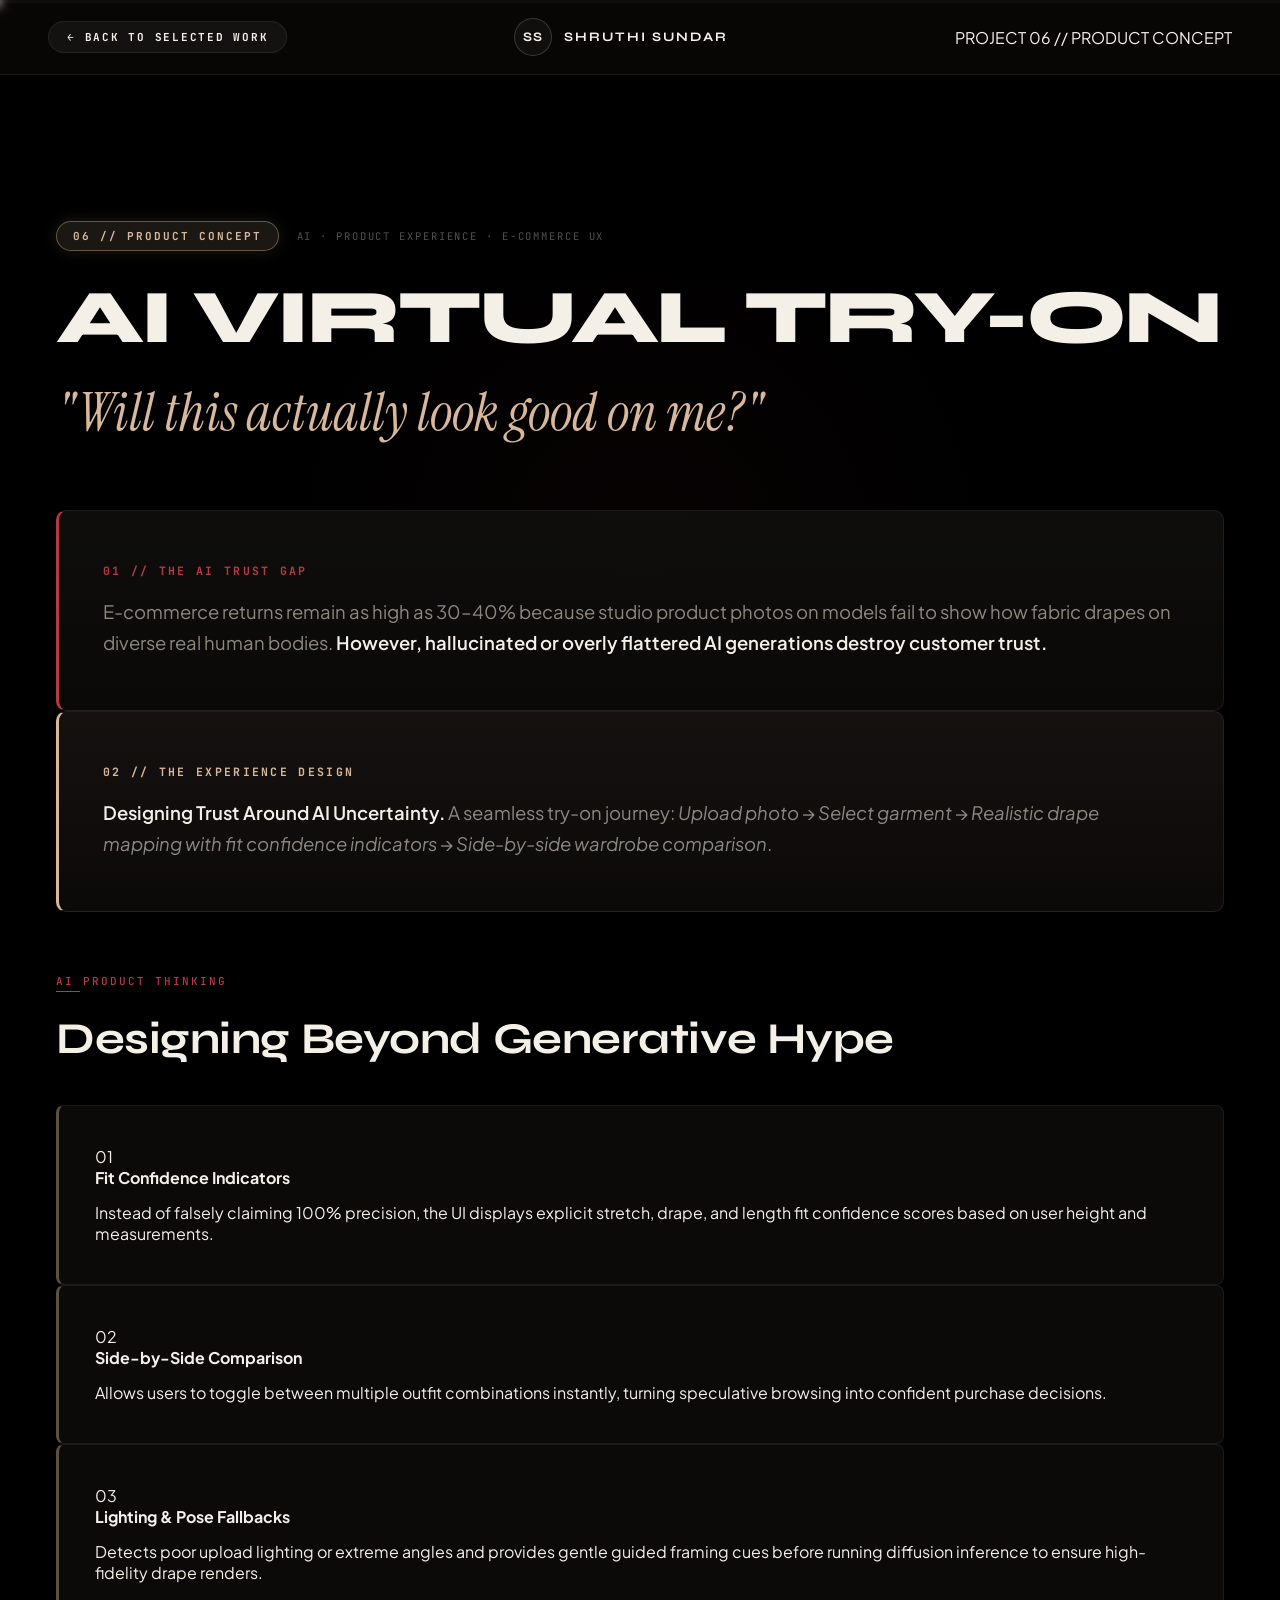
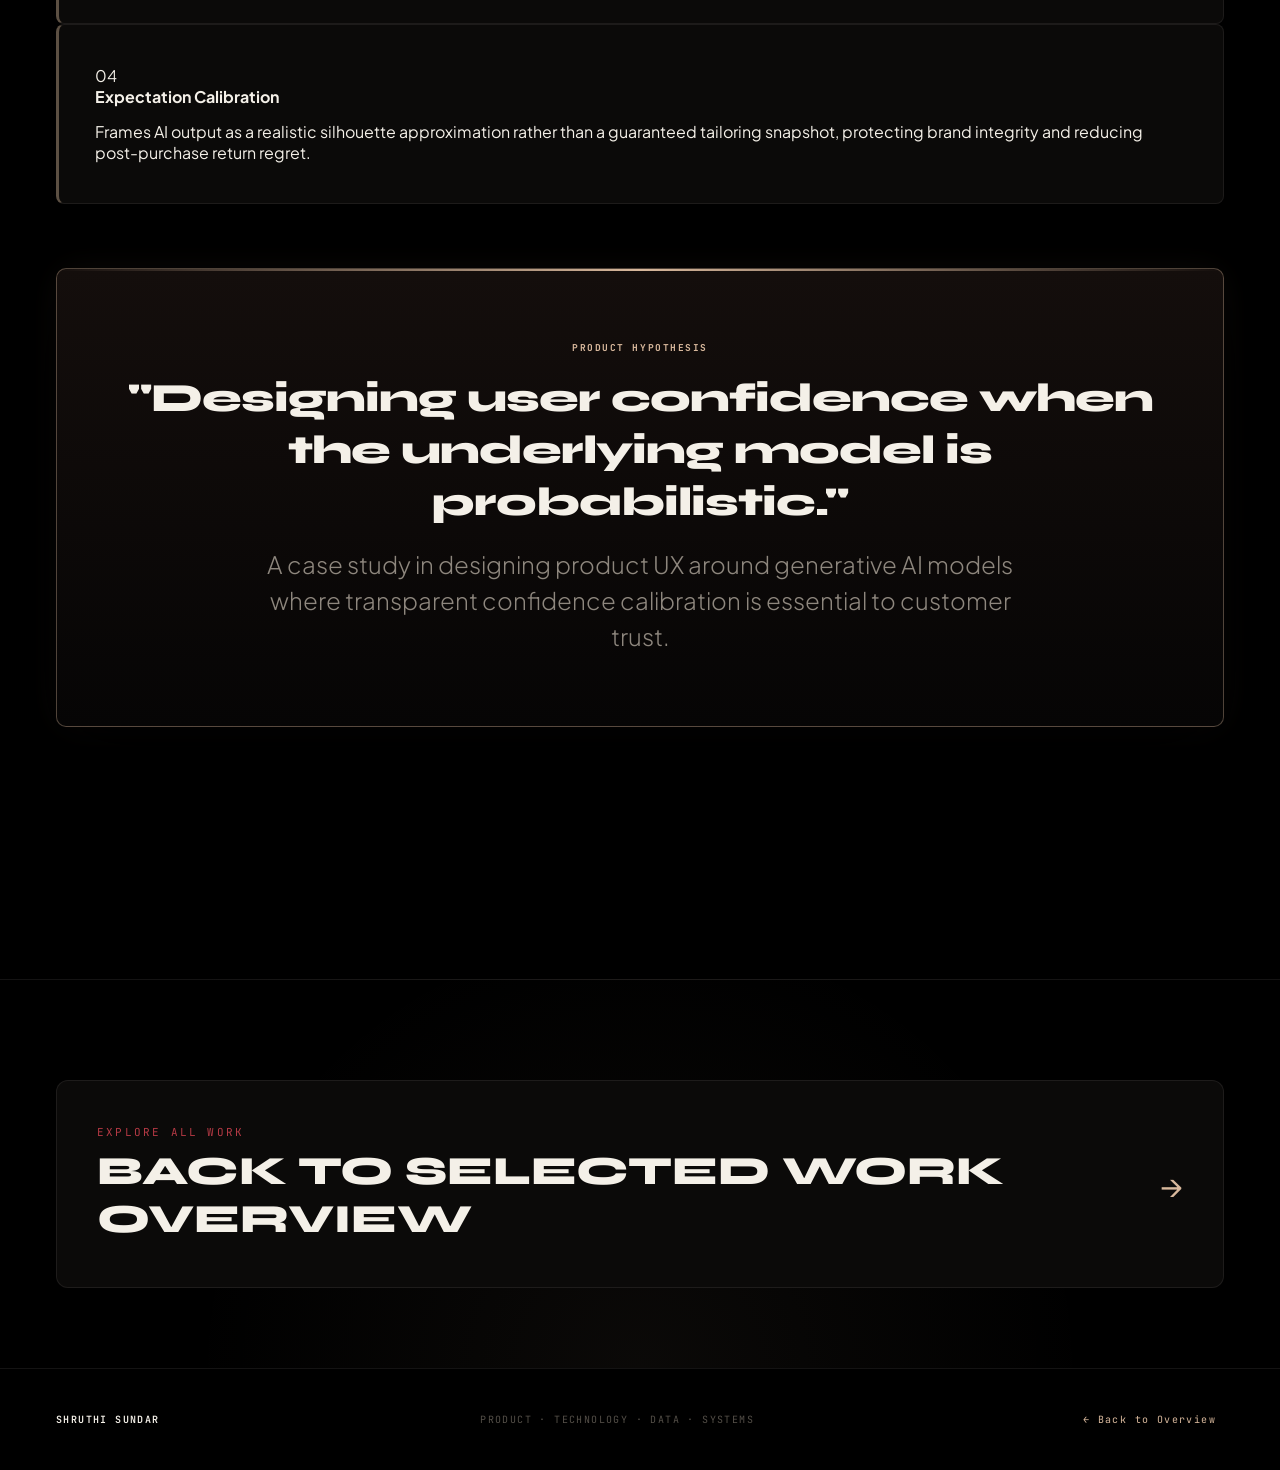
<file: ai-virtual-tryon.html>
<!DOCTYPE html>
<html lang="en">
<head>
  <meta charset="UTF-8">
  <meta name="viewport" content="width=device-width, initial-scale=1.0, maximum-scale=5.0, viewport-fit=cover">
  <title>AI Virtual Try-On — Product Concept Case Study | Shruthi Sundar</title>
  <meta name="description" content="Product concept case study of AI Virtual Try-On: Designing trust, fit confidence intervals, and realistic generative drape mapping around AI uncertainty in digital retail.">
  
  <meta name="theme-color" content="#000000">
  <meta name="apple-mobile-web-app-status-bar-style" content="black-translucent">
  
  <!-- Premium Typography -->
  <link rel="preconnect" href="https://fonts.googleapis.com">
  <link rel="preconnect" href="https://fonts.gstatic.com" crossorigin>
  <link href="https://fonts.googleapis.com/css2?family=Instrument+Serif:ital@0;1&family=JetBrains+Mono:wght@300;400;500;600&family=Plus+Jakarta+Sans:wght@300;400;500;600;700&family=Syne:wght@400;600;700;800&display=swap" rel="stylesheet">
  
  <link rel="stylesheet" href="style.css?v=3.8">
</head>
<body class="case-study-page-wrapper">

  <!-- Fixed Top Header -->
  <header class="case-page-header">
    <a href="index.html#work" class="case-back-btn">
      <span>← BACK TO SELECTED WORK</span>
    </a>
    <a href="index.html" class="brand-pill-link">
      <div class="brand-monogram-circle">
        <span class="monogram-text">SS</span>
      </div>
      <span class="brand-title-desktop">SHRUTHI SUNDAR</span>
    </a>
    <span class="mono-meta">PROJECT 06 // PRODUCT CONCEPT</span>
  </header>

  <main class="site-content-flow" style="padding-top: 40px;">

    <section class="editorial-section case-study-editorial" id="try-on">
      <div class="section-container">
        
        <div class="case-badge-meta reveal-item">
          <span class="case-type-badge concept">06 // PRODUCT CONCEPT</span>
          <span class="case-meta-tag">AI · PRODUCT EXPERIENCE · E-COMMERCE UX</span>
        </div>

        <h1 class="case-main-title reveal-item" style="font-size: clamp(38px, 6vw, 76px); margin-bottom: 24px;">AI VIRTUAL TRY-ON</h1>

        <div class="case-hero-quote-block reveal-item">
          <p class="case-hero-quote">
            "Will this actually look good on me?"
          </p>
        </div>

        <div class="editorial-scrolly-stack">
          <div class="scrolly-step-card reveal-item">
            <div class="story-card friction-card">
              <span class="story-step-label">01 // THE AI TRUST GAP</span>
              <p class="story-card-text">
                E-commerce returns remain as high as 30–40% because studio product photos on models fail to show how fabric drapes on diverse real human bodies. <strong>However, hallucinated or overly flattered AI generations destroy customer trust.</strong>
              </p>
            </div>
          </div>

          <div class="scrolly-step-card reveal-item">
            <div class="story-card insight-card">
              <span class="story-step-label">02 // THE EXPERIENCE DESIGN</span>
              <p class="story-card-text">
                <strong>Designing Trust Around AI Uncertainty.</strong> A seamless try-on journey: <em>Upload photo → Select garment → Realistic drape mapping with fit confidence indicators → Side-by-side wardrobe comparison</em>.
              </p>
            </div>
          </div>
        </div>

        <div class="decisions-section-header reveal-item" style="margin-top: 56px;">
          <span class="mono-tag">AI PRODUCT THINKING</span>
          <h3 class="decisions-title">Designing Beyond Generative Hype</h3>
        </div>

        <div class="decisions-grid">
          <div class="decision-item reveal-item">
            <div class="decision-header">
              <span class="decision-num">01</span>
              <h4 class="decision-name">Fit Confidence Indicators</h4>
            </div>
            <p class="decision-body">
              Instead of falsely claiming 100% precision, the UI displays explicit stretch, drape, and length fit confidence scores based on user height and measurements.
            </p>
          </div>

          <div class="decision-item reveal-item">
            <div class="decision-header">
              <span class="decision-num">02</span>
              <h4 class="decision-name">Side-by-Side Comparison</h4>
            </div>
            <p class="decision-body">
              Allows users to toggle between multiple outfit combinations instantly, turning speculative browsing into confident purchase decisions.
            </p>
          </div>

          <div class="decision-item reveal-item">
            <div class="decision-header">
              <span class="decision-num">03</span>
              <h4 class="decision-name">Lighting & Pose Fallbacks</h4>
            </div>
            <p class="decision-body">
              Detects poor upload lighting or extreme angles and provides gentle guided framing cues before running diffusion inference to ensure high-fidelity drape renders.
            </p>
          </div>

          <div class="decision-item reveal-item">
            <div class="decision-header">
              <span class="decision-num">04</span>
              <h4 class="decision-name">Expectation Calibration</h4>
            </div>
            <p class="decision-body">
              Frames AI output as a realistic silhouette approximation rather than a guaranteed tailoring snapshot, protecting brand integrity and reducing post-purchase return regret.
            </p>
          </div>
        </div>

        <div class="breakthrough-banner reveal-item" style="margin-top: 64px;">
          <div class="fms-tag">PRODUCT HYPOTHESIS</div>
          <h2 class="breakthrough-title" style="font-size: clamp(24px, 3.5vw, 40px); line-height: 1.3;">
            "Designing user confidence when the underlying model is probabilistic."
          </h2>
          <p class="breakthrough-statement">
            A case study in designing product UX around generative AI models where transparent confidence calibration is essential to customer trust.
          </p>
        </div>

      </div>
    </section>

    <!-- NEXT PROJECT ROUTING FOOTER -->
    <section class="next-case-nav-section">
      <div class="section-container">
        <a href="index.html#work" class="next-case-card reveal-item">
          <div>
            <div class="next-case-label">EXPLORE ALL WORK</div>
            <h3 class="next-case-title">BACK TO SELECTED WORK OVERVIEW</h3>
          </div>
          <span class="next-case-arrow">→</span>
        </a>
      </div>
    </section>

    <!-- Master Footer -->
    <footer class="master-site-footer" style="padding: 40px 0;">
      <div class="section-container" style="display: flex; justify-content: space-between; align-items: center; width: 100%;">
        <div class="footer-left">
          <span class="footer-brand">SHRUTHI SUNDAR</span>
        </div>
        <div class="footer-center">
          <span class="footer-meta-tag">PRODUCT · TECHNOLOGY · DATA · SYSTEMS</span>
        </div>
        <div class="footer-right">
          <a href="index.html#work" class="back-to-top-btn">← Back to Overview</a>
        </div>
      </div>
    </footer>

  </main>

  <script src="main.js?v=3.8"></script>
</body>
</html>
</file>
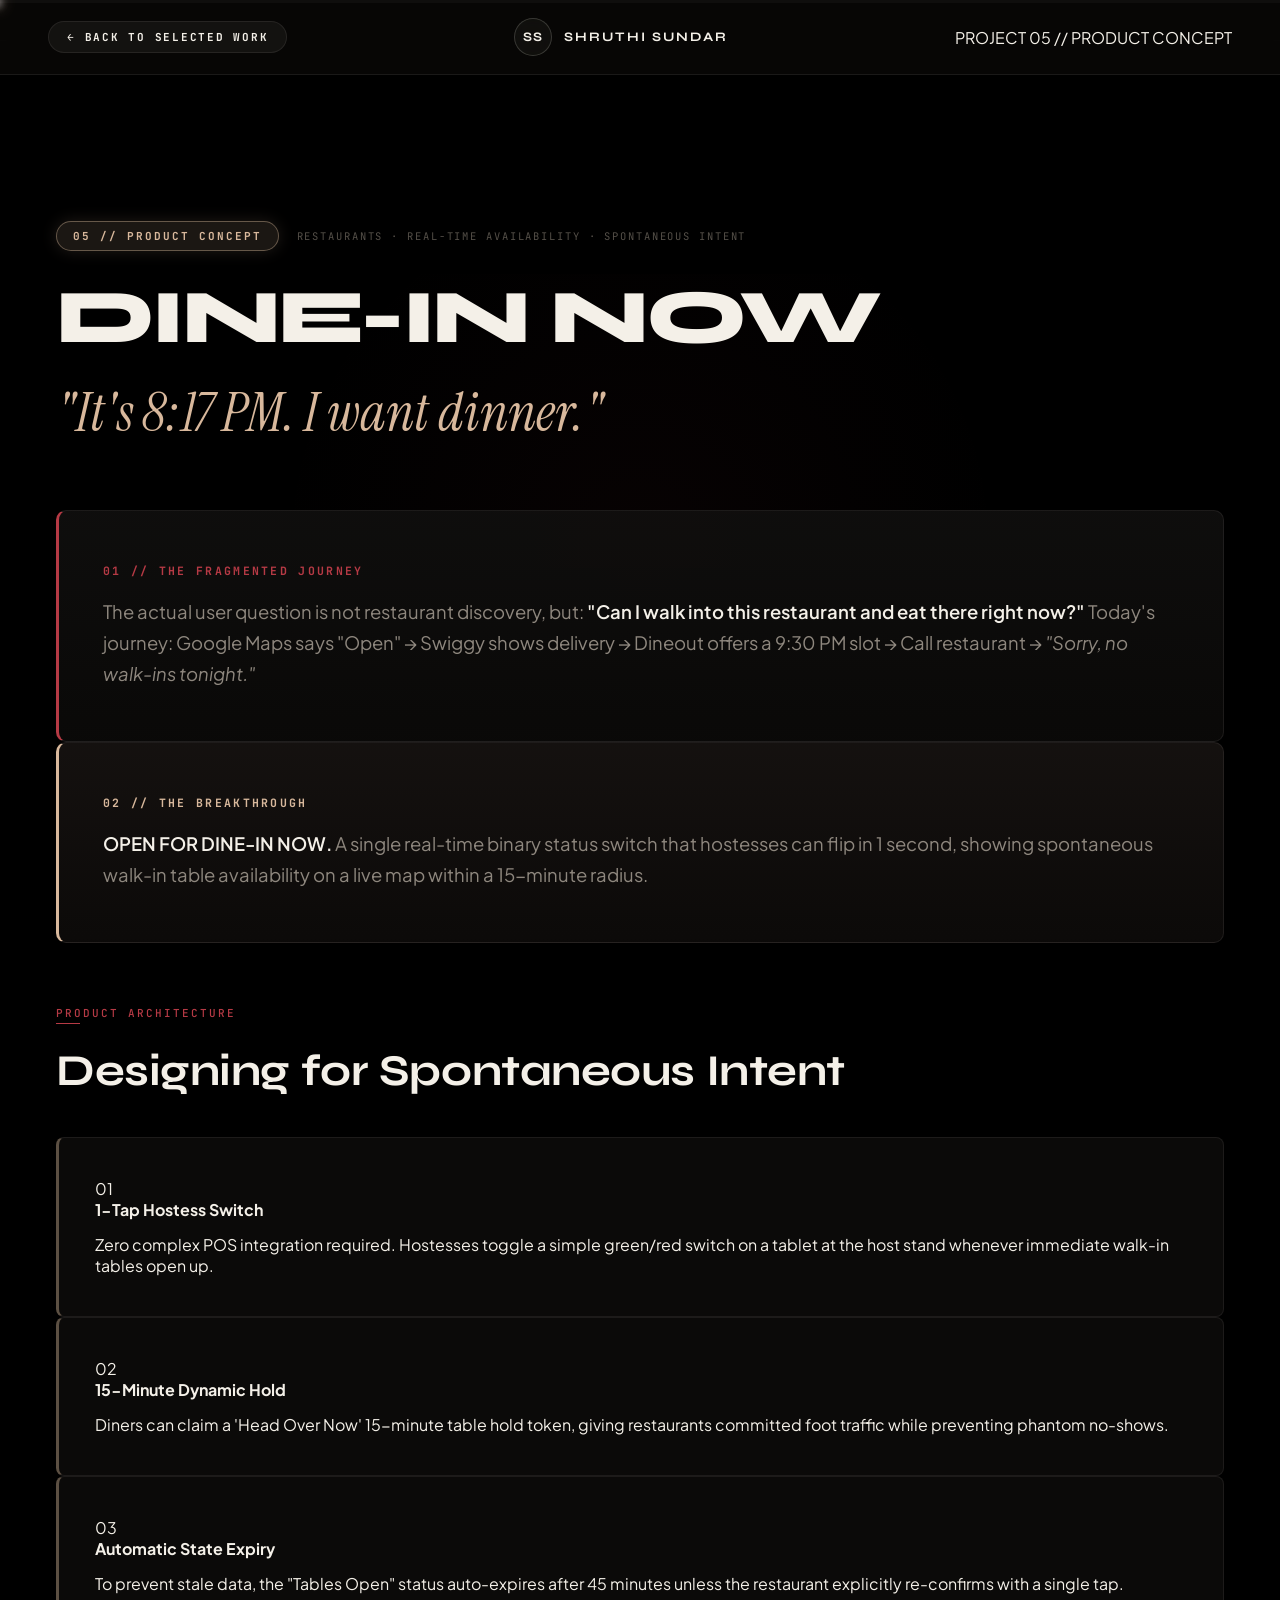
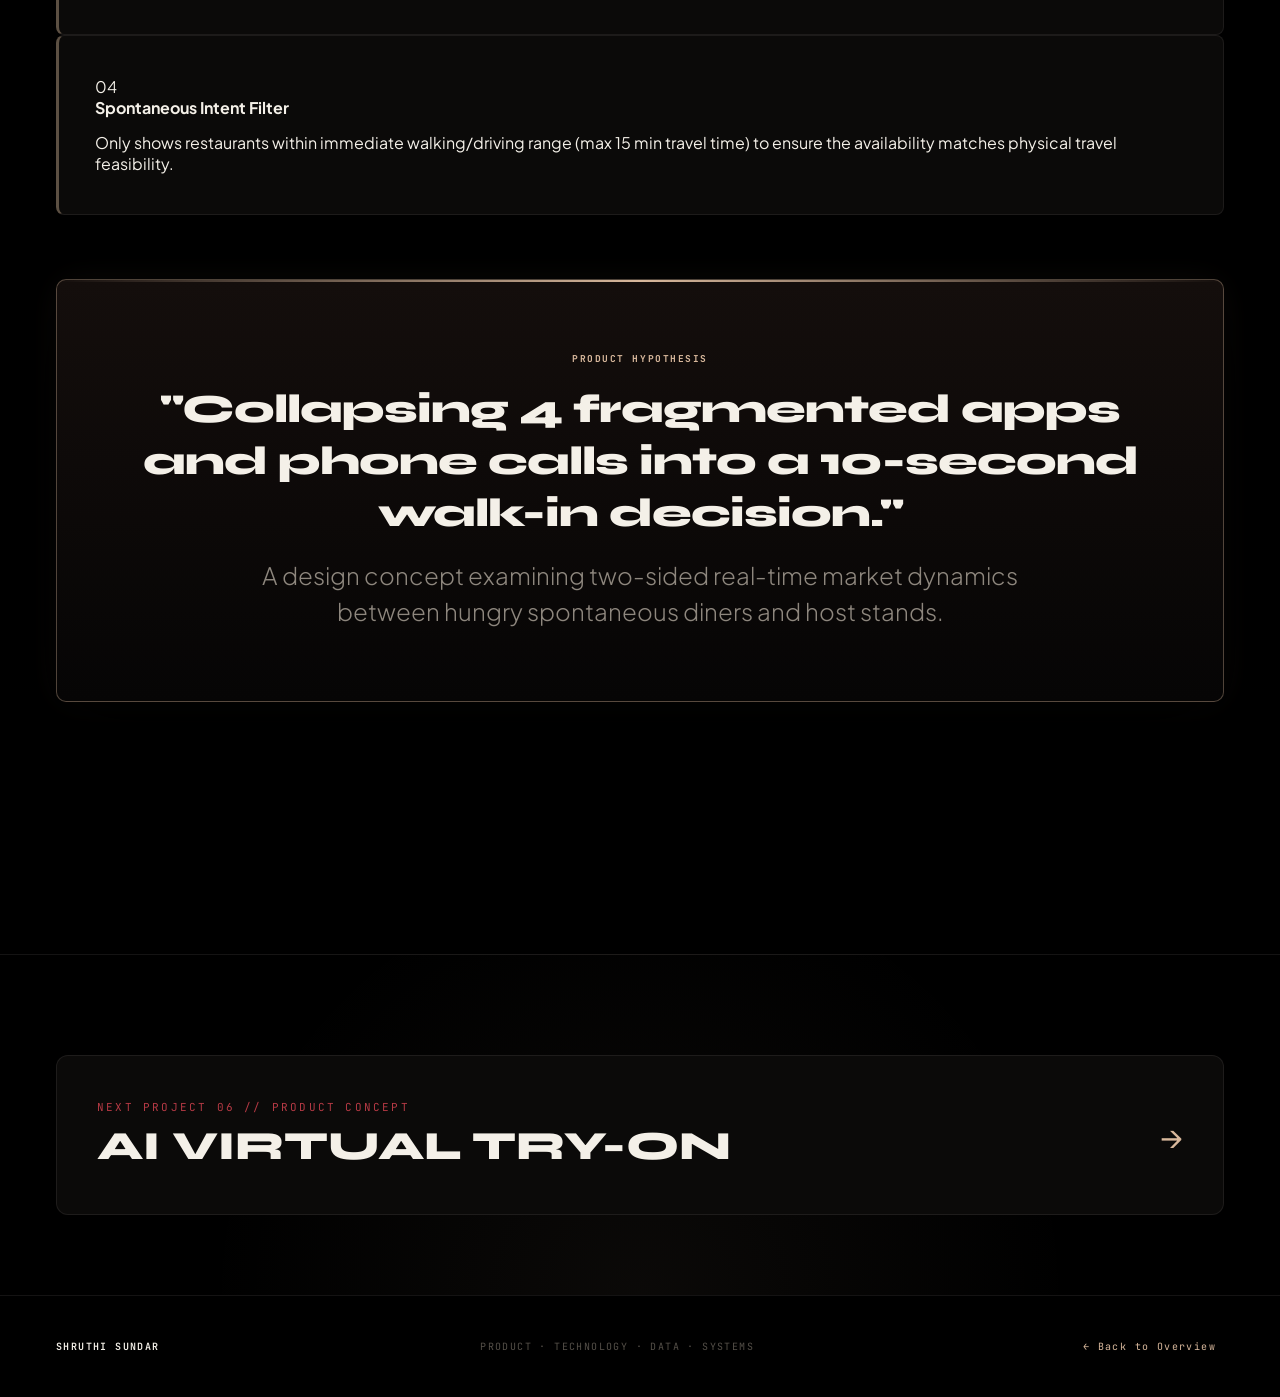
<file: dine-in-now.html>
<!DOCTYPE html>
<html lang="en">
<head>
  <meta charset="UTF-8">
  <meta name="viewport" content="width=device-width, initial-scale=1.0, maximum-scale=5.0, viewport-fit=cover">
  <title>Dine-In Now — Product Concept Case Study | Shruthi Sundar</title>
  <meta name="description" content="Product concept case study of Dine-In Now: Solving real-time walk-in table availability for spontaneous dinners with a 1-tap hostess status switch and 15-minute hold windows.">
  
  <meta name="theme-color" content="#000000">
  <meta name="apple-mobile-web-app-status-bar-style" content="black-translucent">
  
  <!-- Premium Typography -->
  <link rel="preconnect" href="https://fonts.googleapis.com">
  <link rel="preconnect" href="https://fonts.gstatic.com" crossorigin>
  <link href="https://fonts.googleapis.com/css2?family=Instrument+Serif:ital@0;1&family=JetBrains+Mono:wght@300;400;500;600&family=Plus+Jakarta+Sans:wght@300;400;500;600;700&family=Syne:wght@400;600;700;800&display=swap" rel="stylesheet">
  
  <link rel="stylesheet" href="style.css?v=3.8">
</head>
<body class="case-study-page-wrapper">

  <!-- Fixed Top Header -->
  <header class="case-page-header">
    <a href="index.html#work" class="case-back-btn">
      <span>← BACK TO SELECTED WORK</span>
    </a>
    <a href="index.html" class="brand-pill-link">
      <div class="brand-monogram-circle">
        <span class="monogram-text">SS</span>
      </div>
      <span class="brand-title-desktop">SHRUTHI SUNDAR</span>
    </a>
    <span class="mono-meta">PROJECT 05 // PRODUCT CONCEPT</span>
  </header>

  <main class="site-content-flow" style="padding-top: 40px;">

    <section class="editorial-section case-study-editorial" id="dine-in">
      <div class="section-container">
        
        <div class="case-badge-meta reveal-item">
          <span class="case-type-badge concept">05 // PRODUCT CONCEPT</span>
          <span class="case-meta-tag">RESTAURANTS · REAL-TIME AVAILABILITY · SPONTANEOUS INTENT</span>
        </div>

        <h1 class="case-main-title reveal-item" style="font-size: clamp(38px, 6vw, 76px); margin-bottom: 24px;">DINE-IN NOW</h1>

        <div class="case-hero-quote-block reveal-item">
          <p class="case-hero-quote">
            "It's 8:17 PM. I want dinner."
          </p>
        </div>

        <div class="editorial-scrolly-stack">
          <div class="scrolly-step-card reveal-item">
            <div class="story-card friction-card">
              <span class="story-step-label">01 // THE FRAGMENTED JOURNEY</span>
              <p class="story-card-text">
                The actual user question is not restaurant discovery, but: <strong>"Can I walk into this restaurant and eat there right now?"</strong> Today's journey: Google Maps says "Open" → Swiggy shows delivery → Dineout offers a 9:30 PM slot → Call restaurant → <em>"Sorry, no walk-ins tonight."</em>
              </p>
            </div>
          </div>

          <div class="scrolly-step-card reveal-item">
            <div class="story-card insight-card">
              <span class="story-step-label">02 // THE BREAKTHROUGH</span>
              <p class="story-card-text">
                <strong>OPEN FOR DINE-IN NOW.</strong> A single real-time binary status switch that hostesses can flip in 1 second, showing spontaneous walk-in table availability on a live map within a 15-minute radius.
              </p>
            </div>
          </div>
        </div>

        <div class="decisions-section-header reveal-item" style="margin-top: 56px;">
          <span class="mono-tag">PRODUCT ARCHITECTURE</span>
          <h3 class="decisions-title">Designing for Spontaneous Intent</h3>
        </div>

        <div class="decisions-grid">
          <div class="decision-item reveal-item">
            <div class="decision-header">
              <span class="decision-num">01</span>
              <h4 class="decision-name">1-Tap Hostess Switch</h4>
            </div>
            <p class="decision-body">
              Zero complex POS integration required. Hostesses toggle a simple green/red switch on a tablet at the host stand whenever immediate walk-in tables open up.
            </p>
          </div>

          <div class="decision-item reveal-item">
            <div class="decision-header">
              <span class="decision-num">02</span>
              <h4 class="decision-name">15-Minute Dynamic Hold</h4>
            </div>
            <p class="decision-body">
              Diners can claim a 'Head Over Now' 15-minute table hold token, giving restaurants committed foot traffic while preventing phantom no-shows.
            </p>
          </div>

          <div class="decision-item reveal-item">
            <div class="decision-header">
              <span class="decision-num">03</span>
              <h4 class="decision-name">Automatic State Expiry</h4>
            </div>
            <p class="decision-body">
              To prevent stale data, the "Tables Open" status auto-expires after 45 minutes unless the restaurant explicitly re-confirms with a single tap.
            </p>
          </div>

          <div class="decision-item reveal-item">
            <div class="decision-header">
              <span class="decision-num">04</span>
              <h4 class="decision-name">Spontaneous Intent Filter</h4>
            </div>
            <p class="decision-body">
              Only shows restaurants within immediate walking/driving range (max 15 min travel time) to ensure the availability matches physical travel feasibility.
            </p>
          </div>
        </div>

        <div class="breakthrough-banner reveal-item" style="margin-top: 64px;">
          <div class="fms-tag">PRODUCT HYPOTHESIS</div>
          <h2 class="breakthrough-title" style="font-size: clamp(24px, 3.5vw, 40px); line-height: 1.3;">
            "Collapsing 4 fragmented apps and phone calls into a 10-second walk-in decision."
          </h2>
          <p class="breakthrough-statement">
            A design concept examining two-sided real-time market dynamics between hungry spontaneous diners and host stands.
          </p>
        </div>

      </div>
    </section>

    <!-- NEXT PROJECT ROUTING FOOTER -->
    <section class="next-case-nav-section">
      <div class="section-container">
        <a href="ai-virtual-tryon.html" class="next-case-card reveal-item">
          <div>
            <div class="next-case-label">NEXT PROJECT 06 // PRODUCT CONCEPT</div>
            <h3 class="next-case-title">AI VIRTUAL TRY-ON</h3>
          </div>
          <span class="next-case-arrow">→</span>
        </a>
      </div>
    </section>

    <!-- Master Footer -->
    <footer class="master-site-footer" style="padding: 40px 0;">
      <div class="section-container" style="display: flex; justify-content: space-between; align-items: center; width: 100%;">
        <div class="footer-left">
          <span class="footer-brand">SHRUTHI SUNDAR</span>
        </div>
        <div class="footer-center">
          <span class="footer-meta-tag">PRODUCT · TECHNOLOGY · DATA · SYSTEMS</span>
        </div>
        <div class="footer-right">
          <a href="index.html#work" class="back-to-top-btn">← Back to Overview</a>
        </div>
      </div>
    </footer>

  </main>

  <script src="main.js?v=3.8"></script>
</body>
</html>
</file>
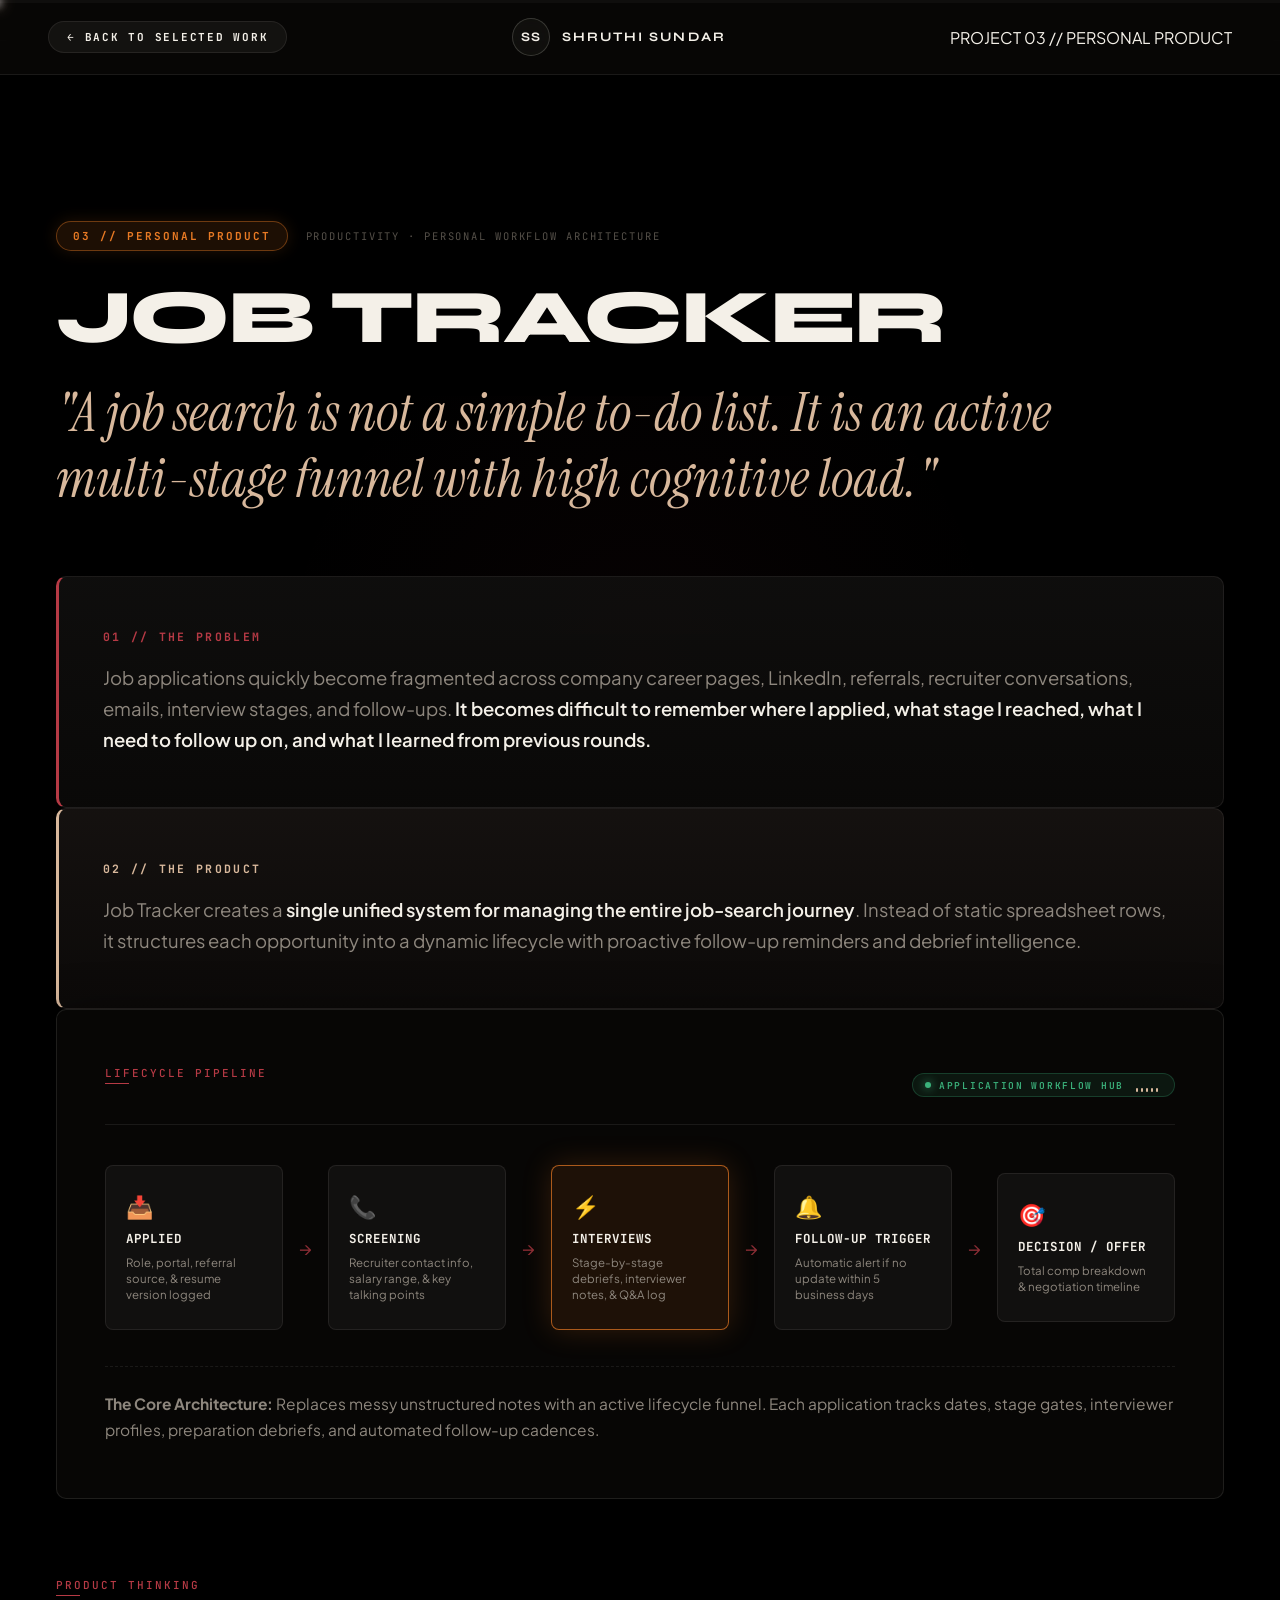
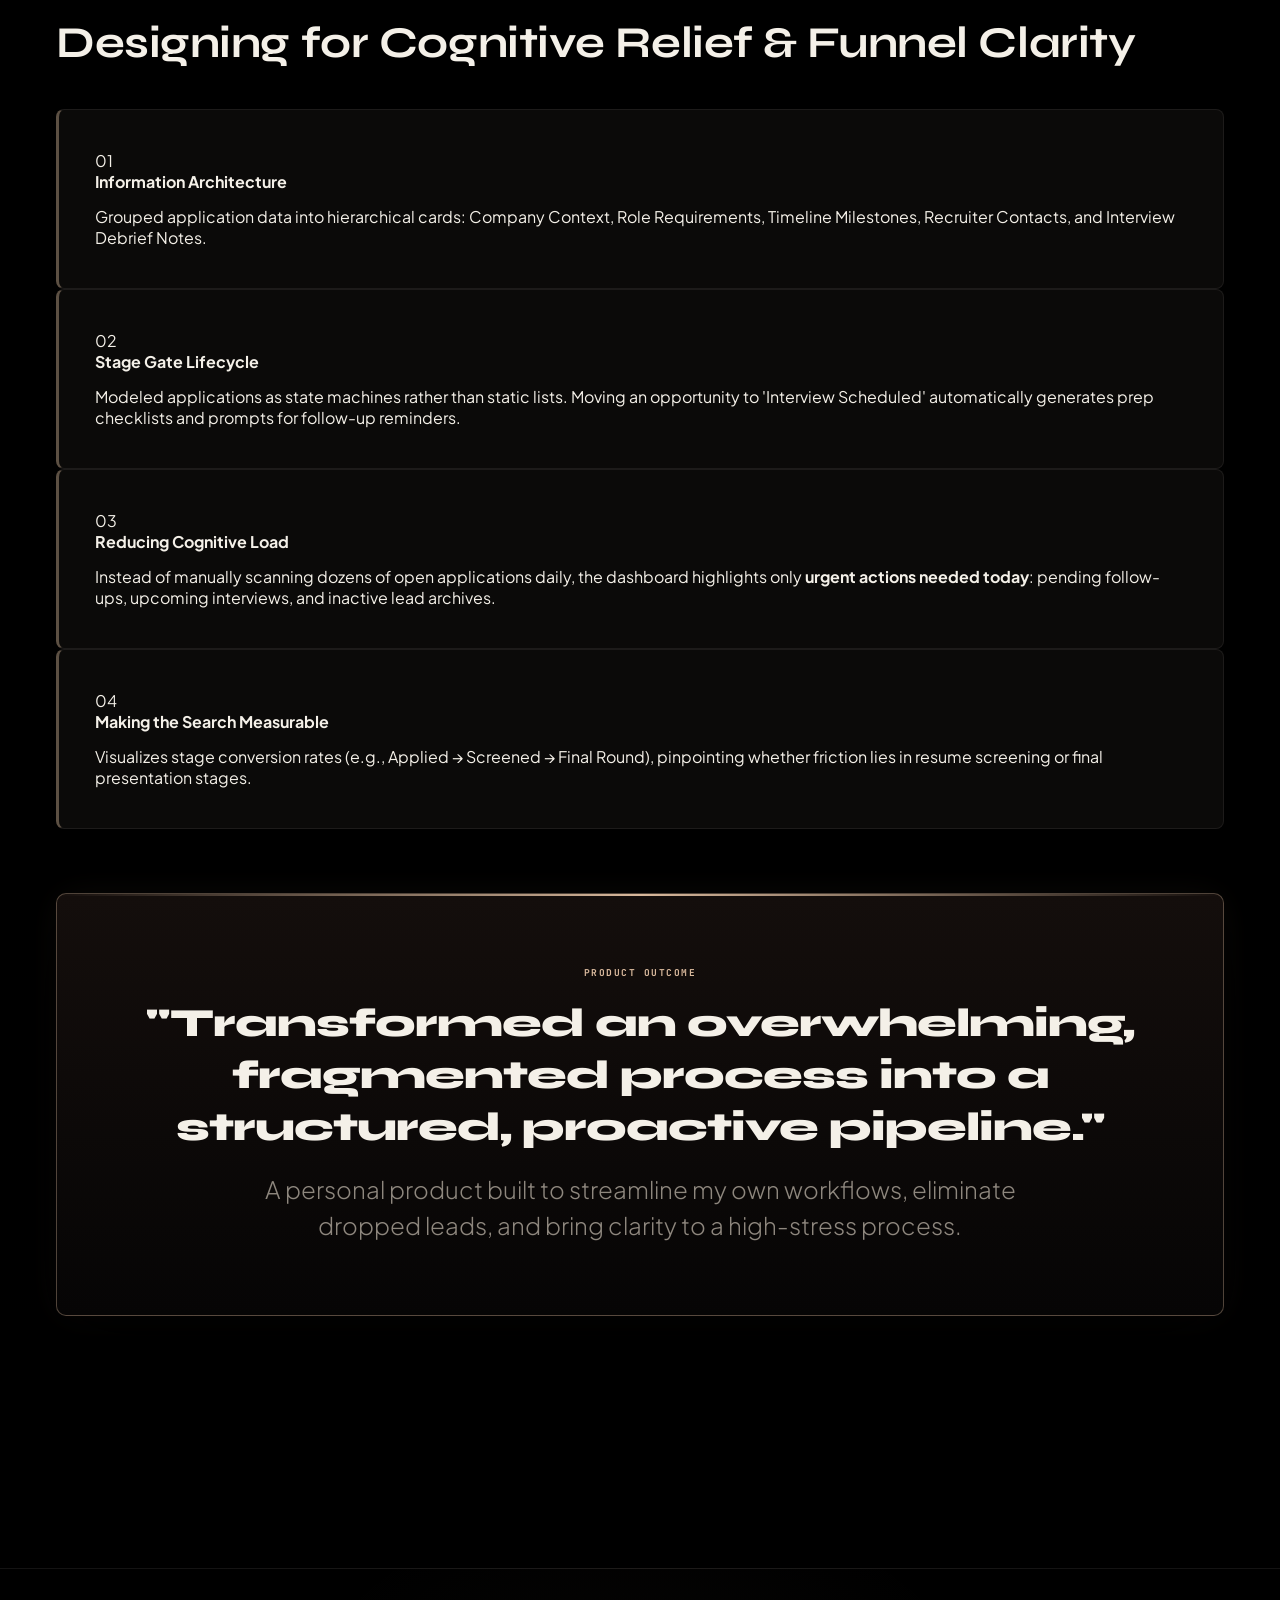
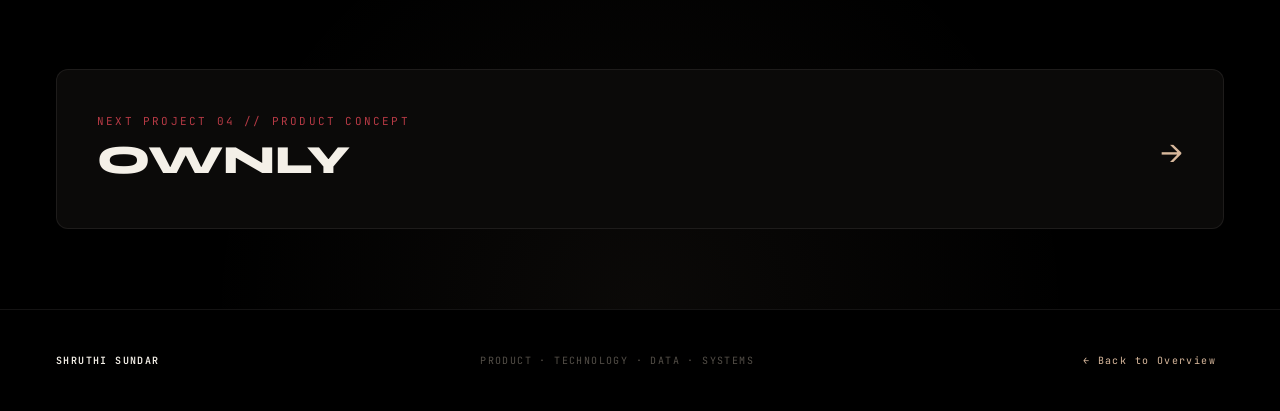
<file: job-tracker.html>
<!DOCTYPE html>
<html lang="en">
<head>
  <meta charset="UTF-8">
  <meta name="viewport" content="width=device-width, initial-scale=1.0, maximum-scale=5.0, viewport-fit=cover">
  <title>Job Tracker — Personal Product Case Study | Shruthi Sundar</title>
  <meta name="description" content="Personal product case study of Job Tracker: A dedicated workflow hub eliminating job search fragmentation and cognitive load with proactive stage reminders and lifecycle tracking.">
  
  <meta name="theme-color" content="#000000">
  <meta name="apple-mobile-web-app-status-bar-style" content="black-translucent">
  
  <!-- Premium Typography -->
  <link rel="preconnect" href="https://fonts.googleapis.com">
  <link rel="preconnect" href="https://fonts.gstatic.com" crossorigin>
  <link href="https://fonts.googleapis.com/css2?family=Instrument+Serif:ital@0;1&family=JetBrains+Mono:wght@300;400;500;600&family=Plus+Jakarta+Sans:wght@300;400;500;600;700&family=Syne:wght@400;600;700;800&display=swap" rel="stylesheet">
  
  <link rel="stylesheet" href="style.css?v=3.8">
</head>
<body class="case-study-page-wrapper">

  <!-- Fixed Top Header -->
  <header class="case-page-header">
    <a href="index.html#work" class="case-back-btn">
      <span>← BACK TO SELECTED WORK</span>
    </a>
    <a href="index.html" class="brand-pill-link">
      <div class="brand-monogram-circle">
        <span class="monogram-text">SS</span>
      </div>
      <span class="brand-title-desktop">SHRUTHI SUNDAR</span>
    </a>
    <span class="mono-meta">PROJECT 03 // PERSONAL PRODUCT</span>
  </header>

  <main class="site-content-flow" style="padding-top: 40px;">

    <section class="editorial-section case-study-editorial" id="job-tracker">
      <div class="section-container">
        
        <div class="case-badge-meta reveal-item">
          <span class="case-type-badge personal">03 // PERSONAL PRODUCT</span>
          <span class="case-meta-tag">PRODUCTIVITY · PERSONAL WORKFLOW ARCHITECTURE</span>
        </div>

        <h1 class="case-main-title reveal-item" style="font-size: clamp(38px, 6vw, 76px); margin-bottom: 24px;">JOB TRACKER</h1>

        <div class="case-hero-quote-block reveal-item">
          <p class="case-hero-quote">
            "A job search is not a simple to-do list. It is an active multi-stage funnel with high cognitive load."
          </p>
        </div>

        <!-- 2-STEP SCROLLYTELLING: PROBLEM VS THE PRODUCT -->
        <div class="editorial-scrolly-stack">
          <div class="scrolly-step-card reveal-item">
            <div class="story-card friction-card">
              <span class="story-step-label">01 // THE PROBLEM</span>
              <p class="story-card-text">
                Job applications quickly become fragmented across company career pages, LinkedIn, referrals, recruiter conversations, emails, interview stages, and follow-ups. <strong>It becomes difficult to remember where I applied, what stage I reached, what I need to follow up on, and what I learned from previous rounds.</strong>
              </p>
            </div>
          </div>

          <div class="scrolly-step-card reveal-item">
            <div class="story-card insight-card">
              <span class="story-step-label">02 // THE PRODUCT</span>
              <p class="story-card-text">
                Job Tracker creates a <strong>single unified system for managing the entire job-search journey</strong>. Instead of static spreadsheet rows, it structures each opportunity into a dynamic lifecycle with proactive follow-up reminders and debrief intelligence.
              </p>
            </div>
          </div>
        </div>

        <!-- WORKFLOW PIPELINE ARCHITECTURE -->
        <div class="mechanism-showcase-box reveal-item">
          <div class="mechanism-header">
            <span class="mono-tag">LIFECYCLE PIPELINE</span>
            <span class="status-indicator live">APPLICATION WORKFLOW HUB</span>
          </div>

          <div class="mechanism-flow-track">
            <div class="mech-node">
              <div class="mech-icon">📥</div>
              <div class="mech-title">APPLIED</div>
              <div class="mech-desc">Role, portal, referral source, & resume version logged</div>
            </div>
            <div class="mech-arrow">→</div>
            <div class="mech-node">
              <div class="mech-icon">📞</div>
              <div class="mech-title">SCREENING</div>
              <div class="mech-desc">Recruiter contact info, salary range, & key talking points</div>
            </div>
            <div class="mech-arrow">→</div>
            <div class="mech-node highlight-node">
              <div class="mech-icon">⚡</div>
              <div class="mech-title">INTERVIEWS</div>
              <div class="mech-desc">Stage-by-stage debriefs, interviewer notes, & Q&A log</div>
            </div>
            <div class="mech-arrow">→</div>
            <div class="mech-node">
              <div class="mech-icon">🔔</div>
              <div class="mech-title">FOLLOW-UP TRIGGER</div>
              <div class="mech-desc">Automatic alert if no update within 5 business days</div>
            </div>
            <div class="mech-arrow">→</div>
            <div class="mech-node">
              <div class="mech-icon">🎯</div>
              <div class="mech-title">DECISION / OFFER</div>
              <div class="mech-desc">Total comp breakdown & negotiation timeline</div>
            </div>
          </div>

          <p class="mechanism-explanation">
            <strong>The Core Architecture:</strong> Replaces messy unstructured notes with an active lifecycle funnel. Each application tracks dates, stage gates, interviewer profiles, preparation debriefs, and automated follow-up cadences.
          </p>
        </div>

        <!-- PRODUCT THINKING: INFORMATION ARCHITECTURE & COGNITIVE LOAD -->
        <div class="decisions-section-header reveal-item">
          <span class="mono-tag">PRODUCT THINKING</span>
          <h3 class="decisions-title">Designing for Cognitive Relief & Funnel Clarity</h3>
        </div>

        <div class="decisions-grid">
          <div class="decision-item reveal-item">
            <div class="decision-header">
              <span class="decision-num">01</span>
              <h4 class="decision-name">Information Architecture</h4>
            </div>
            <p class="decision-body">
              Grouped application data into hierarchical cards: Company Context, Role Requirements, Timeline Milestones, Recruiter Contacts, and Interview Debrief Notes.
            </p>
          </div>

          <div class="decision-item reveal-item">
            <div class="decision-header">
              <span class="decision-num">02</span>
              <h4 class="decision-name">Stage Gate Lifecycle</h4>
            </div>
            <p class="decision-body">
              Modeled applications as state machines rather than static lists. Moving an opportunity to 'Interview Scheduled' automatically generates prep checklists and prompts for follow-up reminders.
            </p>
          </div>

          <div class="decision-item reveal-item">
            <div class="decision-header">
              <span class="decision-num">03</span>
              <h4 class="decision-name">Reducing Cognitive Load</h4>
            </div>
            <p class="decision-body">
              Instead of manually scanning dozens of open applications daily, the dashboard highlights only <strong>urgent actions needed today</strong>: pending follow-ups, upcoming interviews, and inactive lead archives.
            </p>
          </div>

          <div class="decision-item reveal-item">
            <div class="decision-header">
              <span class="decision-num">04</span>
              <h4 class="decision-name">Making the Search Measurable</h4>
            </div>
            <p class="decision-body">
              Visualizes stage conversion rates (e.g., Applied → Screened → Final Round), pinpointing whether friction lies in resume screening or final presentation stages.
            </p>
          </div>
        </div>

        <div class="breakthrough-banner reveal-item" style="margin-top: 64px;">
          <div class="fms-tag">PRODUCT OUTCOME</div>
          <h2 class="breakthrough-title" style="font-size: clamp(24px, 3.5vw, 40px); line-height: 1.3;">
            "Transformed an overwhelming, fragmented process into a structured, proactive pipeline."
          </h2>
          <p class="breakthrough-statement">
            A personal product built to streamline my own workflows, eliminate dropped leads, and bring clarity to a high-stress process.
          </p>
        </div>

      </div>
    </section>

    <!-- NEXT PROJECT ROUTING FOOTER -->
    <section class="next-case-nav-section">
      <div class="section-container">
        <a href="ownly.html" class="next-case-card reveal-item">
          <div>
            <div class="next-case-label">NEXT PROJECT 04 // PRODUCT CONCEPT</div>
            <h3 class="next-case-title">OWNLY</h3>
          </div>
          <span class="next-case-arrow">→</span>
        </a>
      </div>
    </section>

    <!-- Master Footer -->
    <footer class="master-site-footer" style="padding: 40px 0;">
      <div class="section-container" style="display: flex; justify-content: space-between; align-items: center; width: 100%;">
        <div class="footer-left">
          <span class="footer-brand">SHRUTHI SUNDAR</span>
        </div>
        <div class="footer-center">
          <span class="footer-meta-tag">PRODUCT · TECHNOLOGY · DATA · SYSTEMS</span>
        </div>
        <div class="footer-right">
          <a href="index.html#work" class="back-to-top-btn">← Back to Overview</a>
        </div>
      </div>
    </footer>

  </main>

  <script src="main.js?v=3.8"></script>
</body>
</html>
</file>
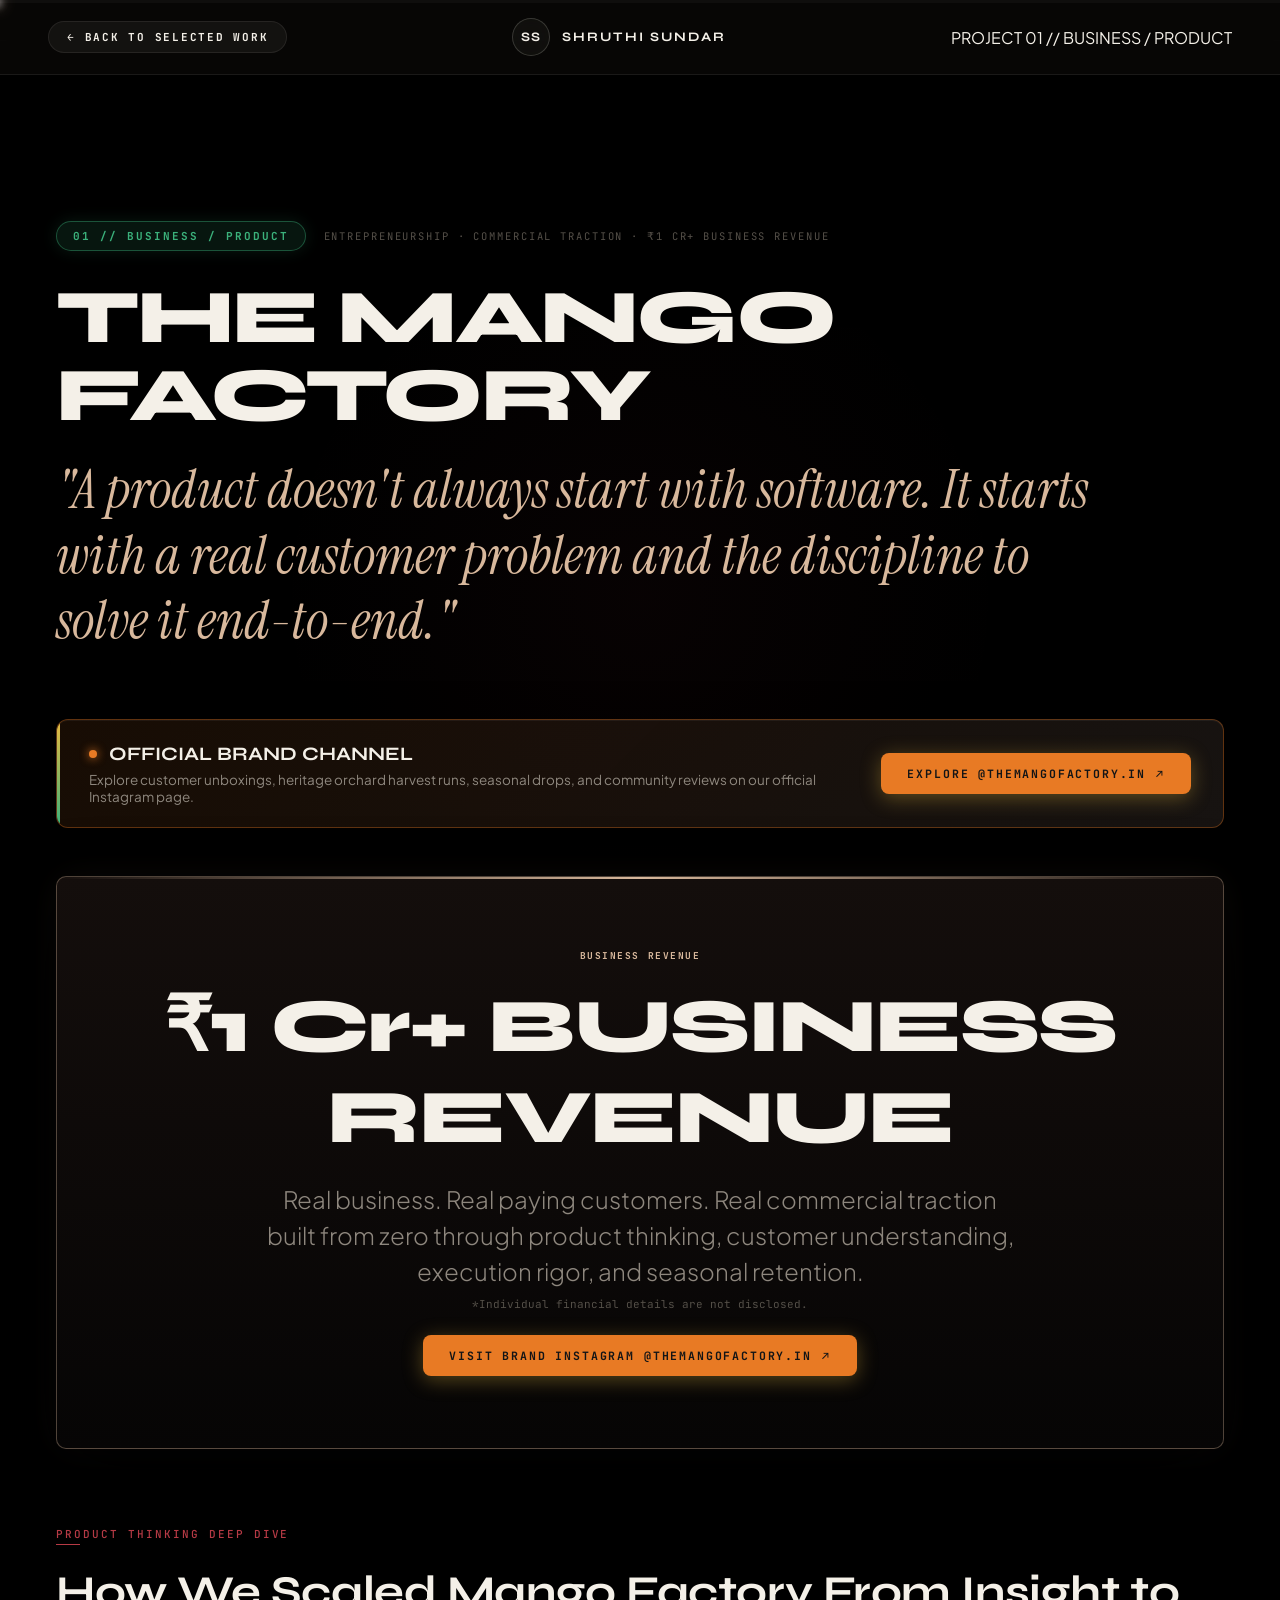
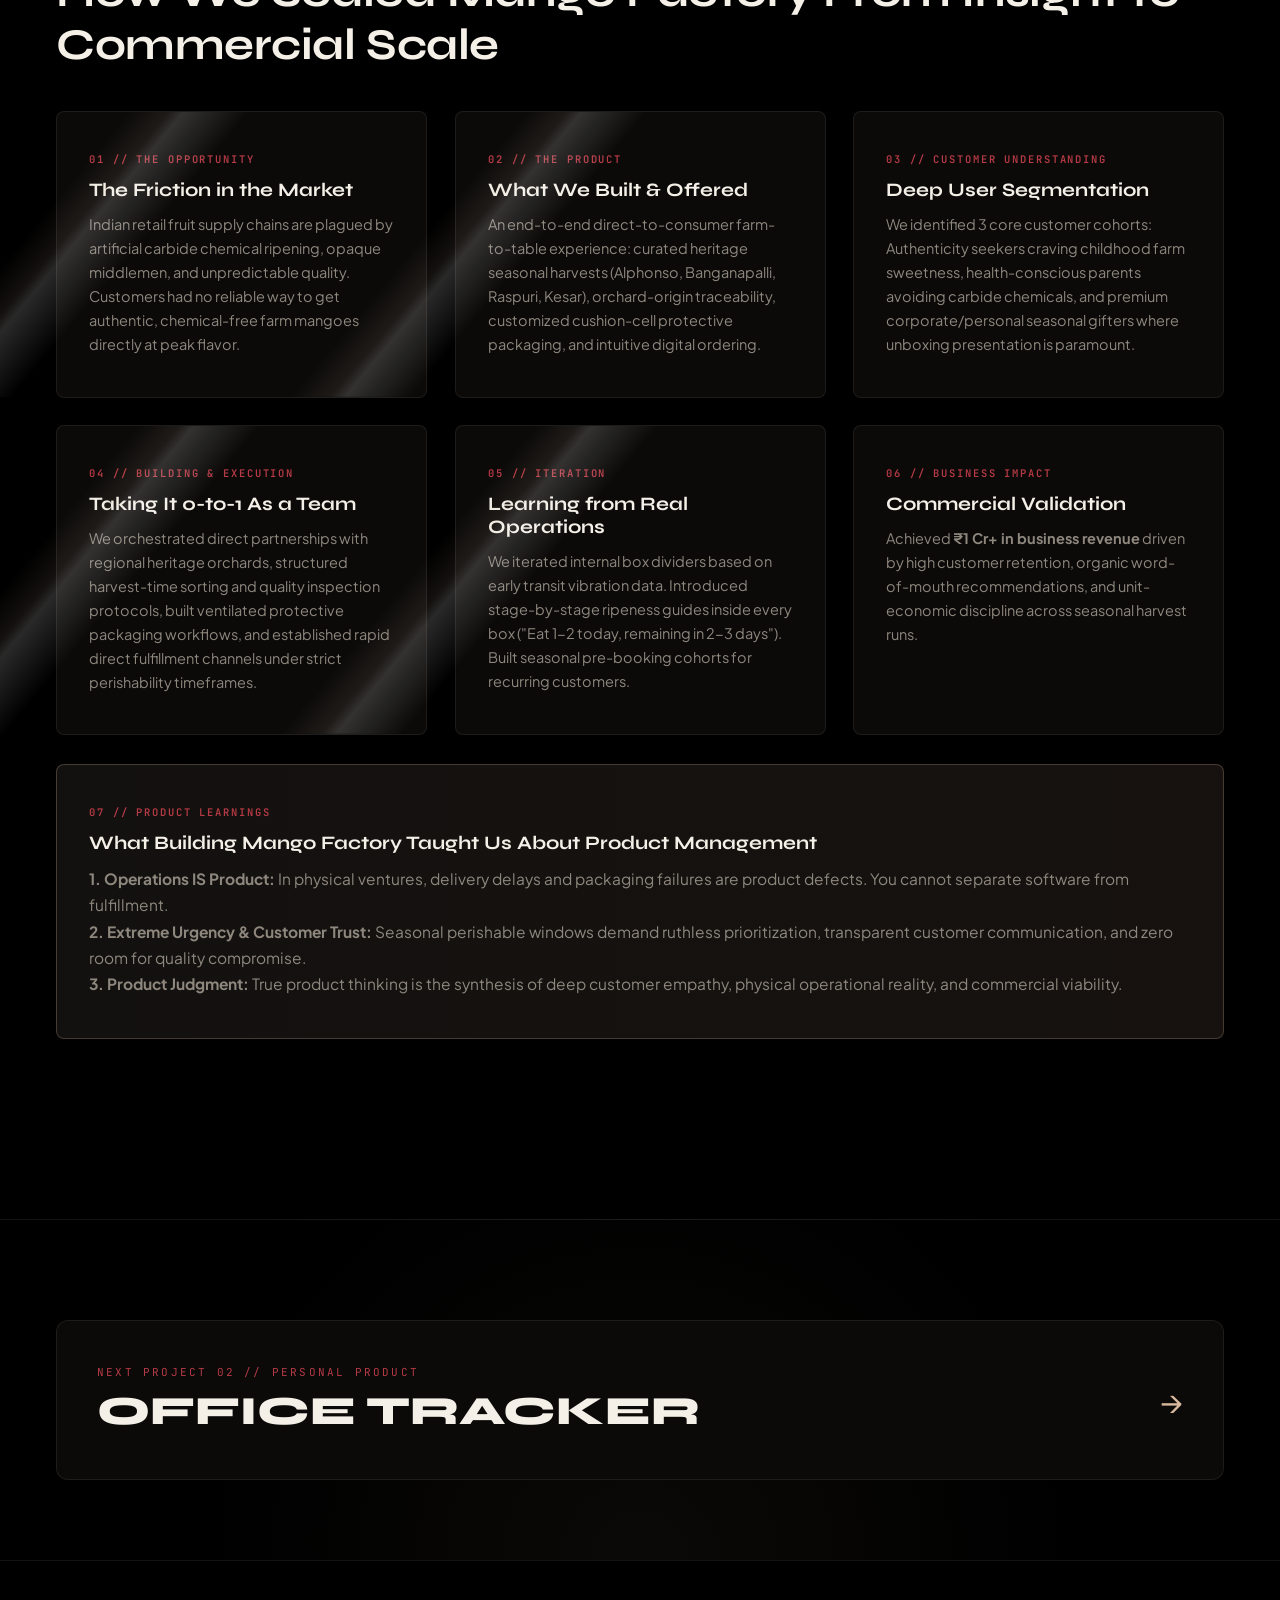
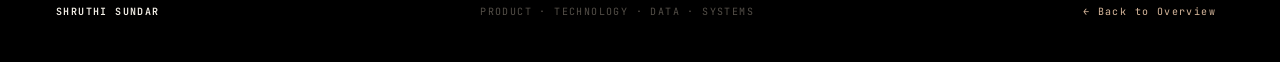
<file: mango-factory.html>
<!DOCTYPE html>
<html lang="en">
<head>
  <meta charset="UTF-8">
  <meta name="viewport" content="width=device-width, initial-scale=1.0, maximum-scale=5.0, viewport-fit=cover">
  <title>Mango Factory — Flagship Product Case Study | Shruthi Sundar</title>
  <meta name="description" content="Flagship product case study of Mango Factory: 0-to-1 D2C venture built and scaled to ₹1 Cr+ in business revenue through customer understanding, operations, and product execution.">
  
  <meta name="theme-color" content="#000000">
  <meta name="apple-mobile-web-app-status-bar-style" content="black-translucent">
  
  <!-- Premium Typography -->
  <link rel="preconnect" href="https://fonts.googleapis.com">
  <link rel="preconnect" href="https://fonts.gstatic.com" crossorigin>
  <link href="https://fonts.googleapis.com/css2?family=Instrument+Serif:ital@0;1&family=JetBrains+Mono:wght@300;400;500;600&family=Plus+Jakarta+Sans:wght@300;400;500;600;700&family=Syne:wght@400;600;700;800&display=swap" rel="stylesheet">
  
  <link rel="stylesheet" href="style.css?v=3.8">
</head>
<body class="case-study-page-wrapper">

  <!-- Fixed Top Header -->
  <header class="case-page-header">
    <a href="index.html#work" class="case-back-btn">
      <span>← BACK TO SELECTED WORK</span>
    </a>
    <a href="index.html" class="brand-pill-link">
      <div class="brand-monogram-circle">
        <span class="monogram-text">SS</span>
      </div>
      <span class="brand-title-desktop">SHRUTHI SUNDAR</span>
    </a>
    <span class="mono-meta">PROJECT 01 // BUSINESS / PRODUCT</span>
  </header>

  <main class="site-content-flow" style="padding-top: 40px;">

    <!-- DEDICATED FLAGSHIP CASE STUDY — MANGO FACTORY -->
    <section class="editorial-section case-study-editorial" id="mango-factory">
      <div class="section-container">
        
        <div class="case-badge-meta reveal-item">
          <span class="case-type-badge ops">01 // BUSINESS / PRODUCT</span>
          <span class="case-meta-tag">ENTREPRENEURSHIP · COMMERCIAL TRACTION · ₹1 CR+ BUSINESS REVENUE</span>
        </div>

        <h1 class="case-main-title reveal-item" style="font-size: clamp(38px, 6vw, 76px); margin-bottom: 24px;">THE MANGO FACTORY</h1>

        <div class="case-hero-quote-block reveal-item">
          <p class="case-hero-quote">
            "A product doesn't always start with software. It starts with a real customer problem and the discipline to solve it end-to-end."
          </p>
        </div>

        <!-- OFFICIAL BRAND CHANNEL BAR -->
        <div class="live-app-hero-bar reveal-item" style="background: linear-gradient(135deg, rgba(232, 122, 36, 0.1) 0%, rgba(24, 20, 18, 0.95) 100%); border-color: rgba(232, 122, 36, 0.35);">
          <div class="live-app-hero-info">
            <div class="live-app-hero-title">
              <span class="live-pulse-dot" style="background: var(--accent-future-amber); box-shadow: 0 0 10px var(--accent-future-amber);"></span>
              <span>OFFICIAL BRAND CHANNEL</span>
            </div>
            <p class="live-app-hero-desc">
              Explore customer unboxings, heritage orchard harvest runs, seasonal drops, and community reviews on our official Instagram page.
            </p>
          </div>
          <a href="https://www.instagram.com/themangofactory.in" target="_blank" rel="noopener" class="live-launch-btn-primary" style="background: var(--accent-future-amber);">
            <span>EXPLORE @THEMANGOFACTORY.IN</span>
            <span class="btn-arrow">↗</span>
          </a>
        </div>

        <!-- HERO COMMERCIAL IMPACT BANNER -->
        <div class="breakthrough-banner reveal-item">
          <div class="fms-tag">BUSINESS REVENUE</div>
          <h2 class="breakthrough-title">₹1 Cr+ BUSINESS REVENUE</h2>
          <p class="breakthrough-statement">
            Real business. Real paying customers. Real commercial traction built from zero through product thinking, customer understanding, execution rigor, and seasonal retention.
          </p>
          <div style="font-size: 11px; font-family: var(--font-mono); color: var(--text-dim); margin-top: 8px;">
            *Individual financial details are not disclosed.
          </div>
          <div style="margin-top: 24px;">
            <a href="https://www.instagram.com/themangofactory.in" target="_blank" rel="noopener" class="live-launch-btn-primary" style="background: var(--accent-future-amber); justify-content: center;">
              <span>VISIT BRAND INSTAGRAM @THEMANGOFACTORY.IN</span>
              <span class="btn-arrow">↗</span>
            </a>
          </div>
        </div>

        <!-- 7-PART PRODUCT THINKING DEEP DIVE -->
        <div class="decisions-section-header reveal-item">
          <span class="mono-tag">PRODUCT THINKING DEEP DIVE</span>
          <h3 class="decisions-title">How We Scaled Mango Factory From Insight to Commercial Scale</h3>
        </div>

        <div class="product-thinking-grid">
          
          <!-- 01: THE OPPORTUNITY -->
          <div class="pt-card reveal-item">
            <span class="pt-tag">01 // THE OPPORTUNITY</span>
            <h4 class="pt-title">The Friction in the Market</h4>
            <p class="pt-desc">
              Indian retail fruit supply chains are plagued by artificial carbide chemical ripening, opaque middlemen, and unpredictable quality. Customers had no reliable way to get authentic, chemical-free farm mangoes directly at peak flavor.
            </p>
          </div>

          <!-- 02: THE PRODUCT -->
          <div class="pt-card reveal-item">
            <span class="pt-tag">02 // THE PRODUCT</span>
            <h4 class="pt-title">What We Built & Offered</h4>
            <p class="pt-desc">
              An end-to-end direct-to-consumer farm-to-table experience: curated heritage seasonal harvests (Alphonso, Banganapalli, Raspuri, Kesar), orchard-origin traceability, customized cushion-cell protective packaging, and intuitive digital ordering.
            </p>
          </div>

          <!-- 03: CUSTOMER UNDERSTANDING -->
          <div class="pt-card reveal-item">
            <span class="pt-tag">03 // CUSTOMER UNDERSTANDING</span>
            <h4 class="pt-title">Deep User Segmentation</h4>
            <p class="pt-desc">
              We identified 3 core customer cohorts: Authenticity seekers craving childhood farm sweetness, health-conscious parents avoiding carbide chemicals, and premium corporate/personal seasonal gifters where unboxing presentation is paramount.
            </p>
          </div>

          <!-- 04: BUILDING & EXECUTION -->
          <div class="pt-card reveal-item">
            <span class="pt-tag">04 // BUILDING & EXECUTION</span>
            <h4 class="pt-title">Taking It 0-to-1 As a Team</h4>
            <p class="pt-desc">
              We orchestrated direct partnerships with regional heritage orchards, structured harvest-time sorting and quality inspection protocols, built ventilated protective packaging workflows, and established rapid direct fulfillment channels under strict perishability timeframes.
            </p>
          </div>

          <!-- 05: ITERATION -->
          <div class="pt-card reveal-item">
            <span class="pt-tag">05 // ITERATION</span>
            <h4 class="pt-title">Learning from Real Operations</h4>
            <p class="pt-desc">
              We iterated internal box dividers based on early transit vibration data. Introduced stage-by-stage ripeness guides inside every box ("Eat 1-2 today, remaining in 2-3 days"). Built seasonal pre-booking cohorts for recurring customers.
            </p>
          </div>

          <!-- 06: BUSINESS IMPACT -->
          <div class="pt-card reveal-item">
            <span class="pt-tag">06 // BUSINESS IMPACT</span>
            <h4 class="pt-title">Commercial Validation</h4>
            <p class="pt-desc">
              Achieved <strong>₹1 Cr+ in business revenue</strong> driven by high customer retention, organic word-of-mouth recommendations, and unit-economic discipline across seasonal harvest runs.
            </p>
          </div>

          <!-- 07: PRODUCT LEARNINGS (FULL WIDTH) -->
          <div class="pt-card full-col reveal-item">
            <span class="pt-tag">07 // PRODUCT LEARNINGS</span>
            <h4 class="pt-title">What Building Mango Factory Taught Us About Product Management</h4>
            <p class="pt-desc" style="font-size: 15.5px; line-height: 1.7;">
              <strong>1. Operations IS Product:</strong> In physical ventures, delivery delays and packaging failures are product defects. You cannot separate software from fulfillment.<br>
              <strong>2. Extreme Urgency & Customer Trust:</strong> Seasonal perishable windows demand ruthless prioritization, transparent customer communication, and zero room for quality compromise.<br>
              <strong>3. Product Judgment:</strong> True product thinking is the synthesis of deep customer empathy, physical operational reality, and commercial viability.
            </p>
          </div>

        </div>

      </div>
    </section>

    <!-- NEXT PROJECT ROUTING FOOTER -->
    <section class="next-case-nav-section">
      <div class="section-container">
        <a href="office-tracker.html" class="next-case-card reveal-item">
          <div>
            <div class="next-case-label">NEXT PROJECT 02 // PERSONAL PRODUCT</div>
            <h3 class="next-case-title">OFFICE TRACKER</h3>
          </div>
          <span class="next-case-arrow">→</span>
        </a>
      </div>
    </section>

    <!-- Master Footer -->
    <footer class="master-site-footer" style="padding: 40px 0;">
      <div class="section-container" style="display: flex; justify-content: space-between; align-items: center; width: 100%;">
        <div class="footer-left">
          <span class="footer-brand">SHRUTHI SUNDAR</span>
        </div>
        <div class="footer-center">
          <span class="footer-meta-tag">PRODUCT · TECHNOLOGY · DATA · SYSTEMS</span>
        </div>
        <div class="footer-right">
          <a href="index.html#work" class="back-to-top-btn">← Back to Overview</a>
        </div>
      </div>
    </footer>

  </main>

  <script src="main.js?v=3.8"></script>
</body>
</html>
</file>
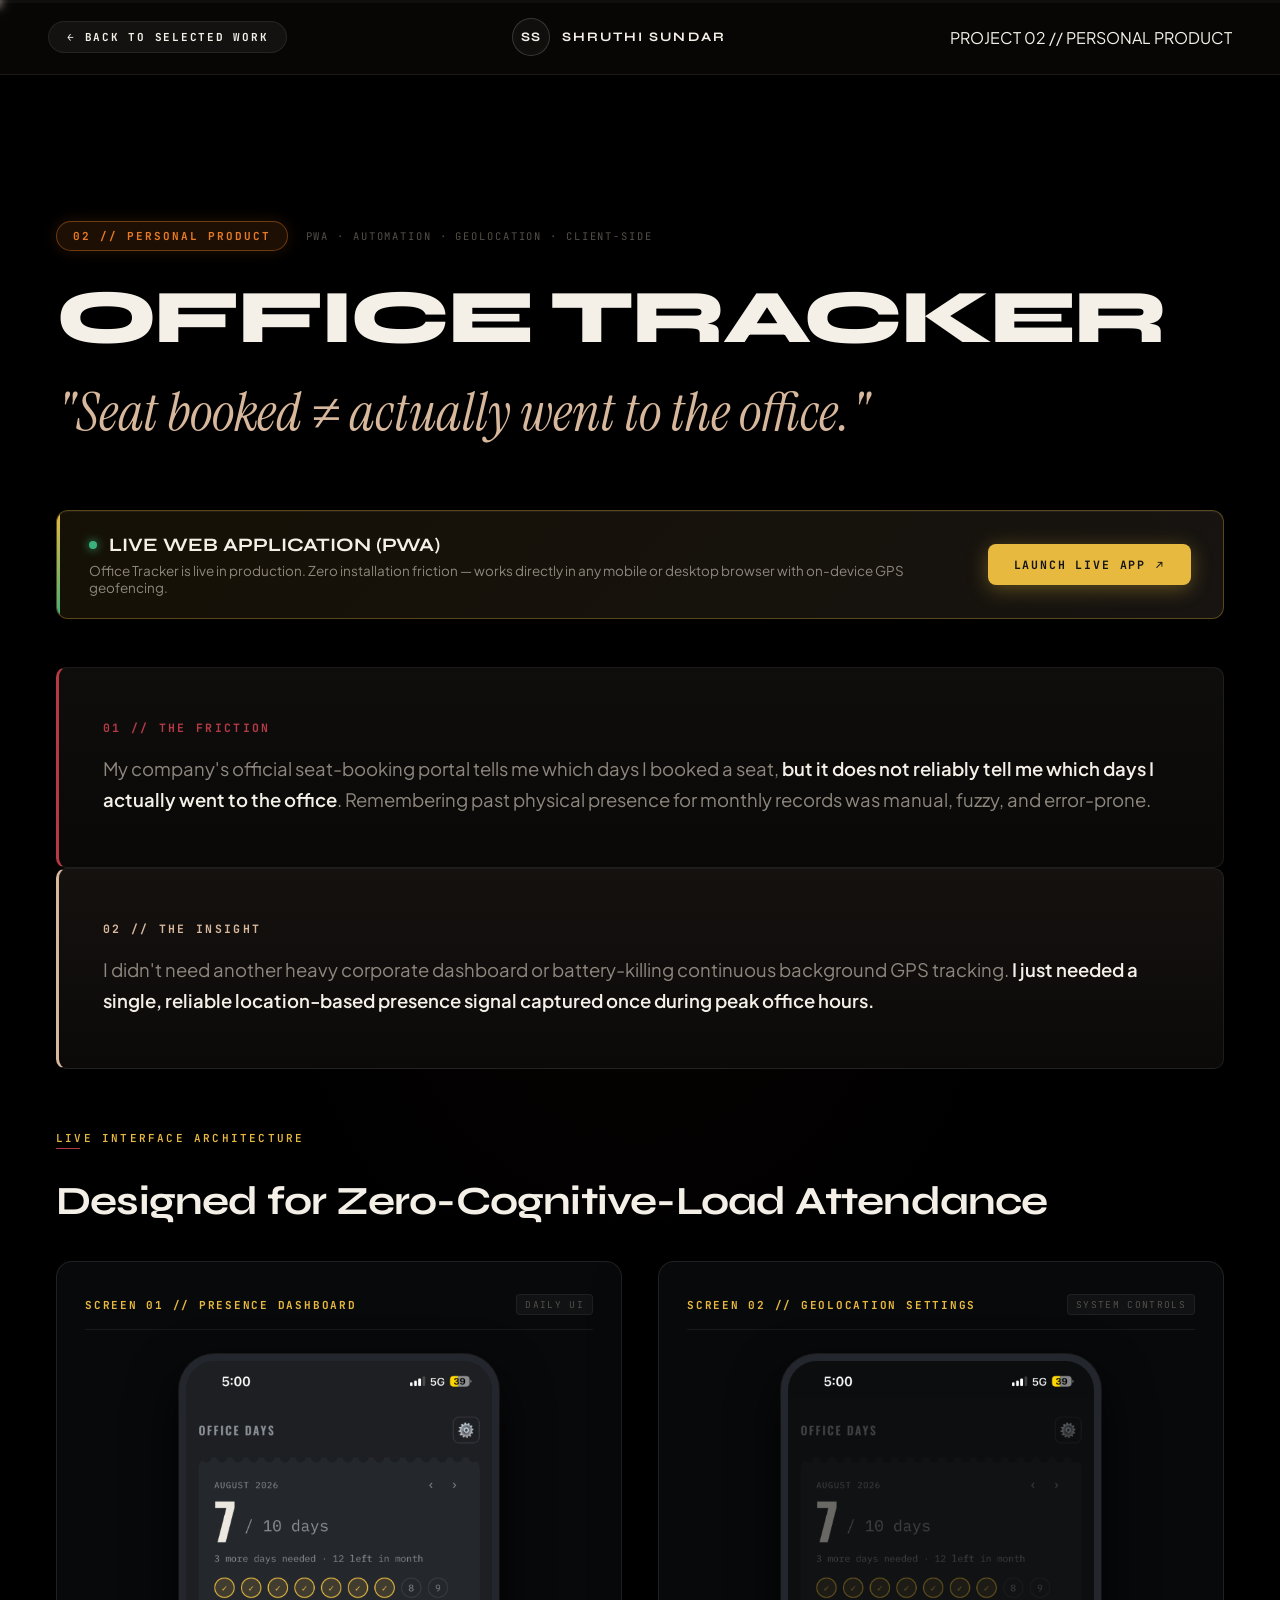
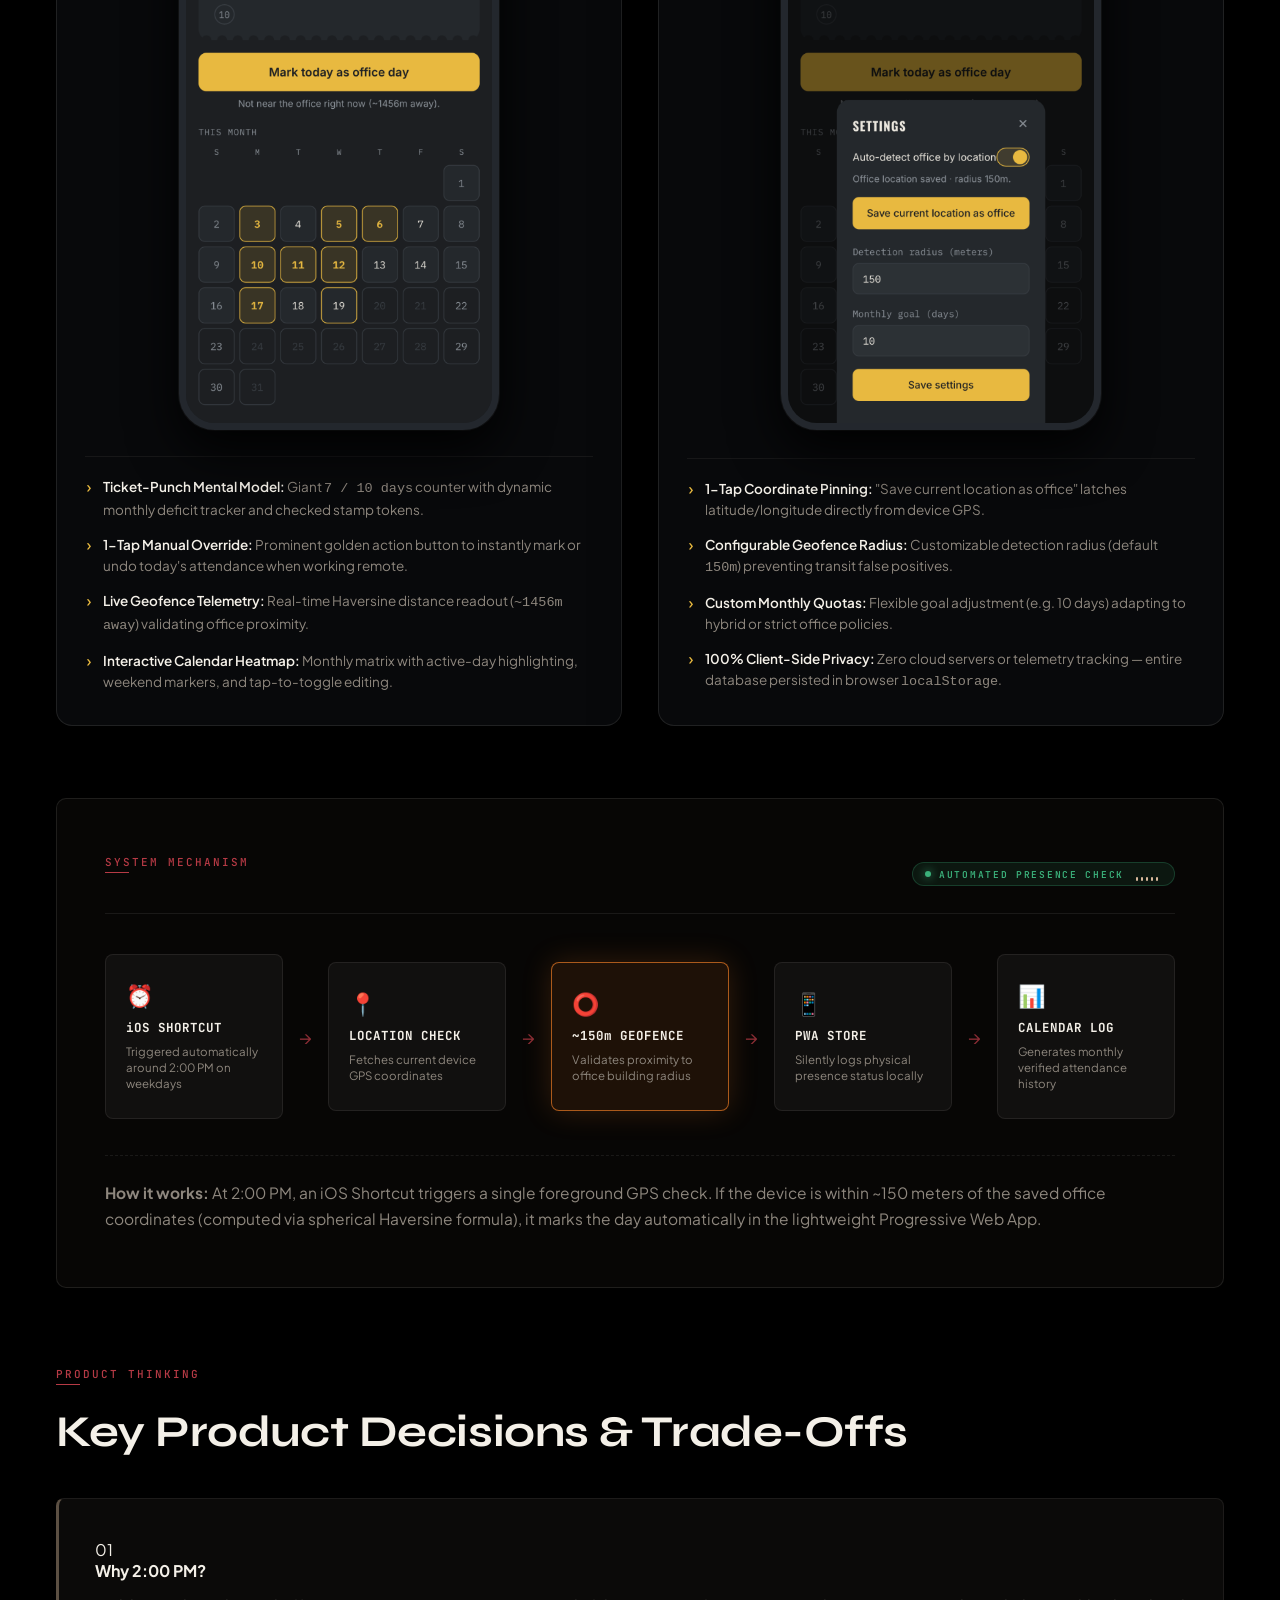
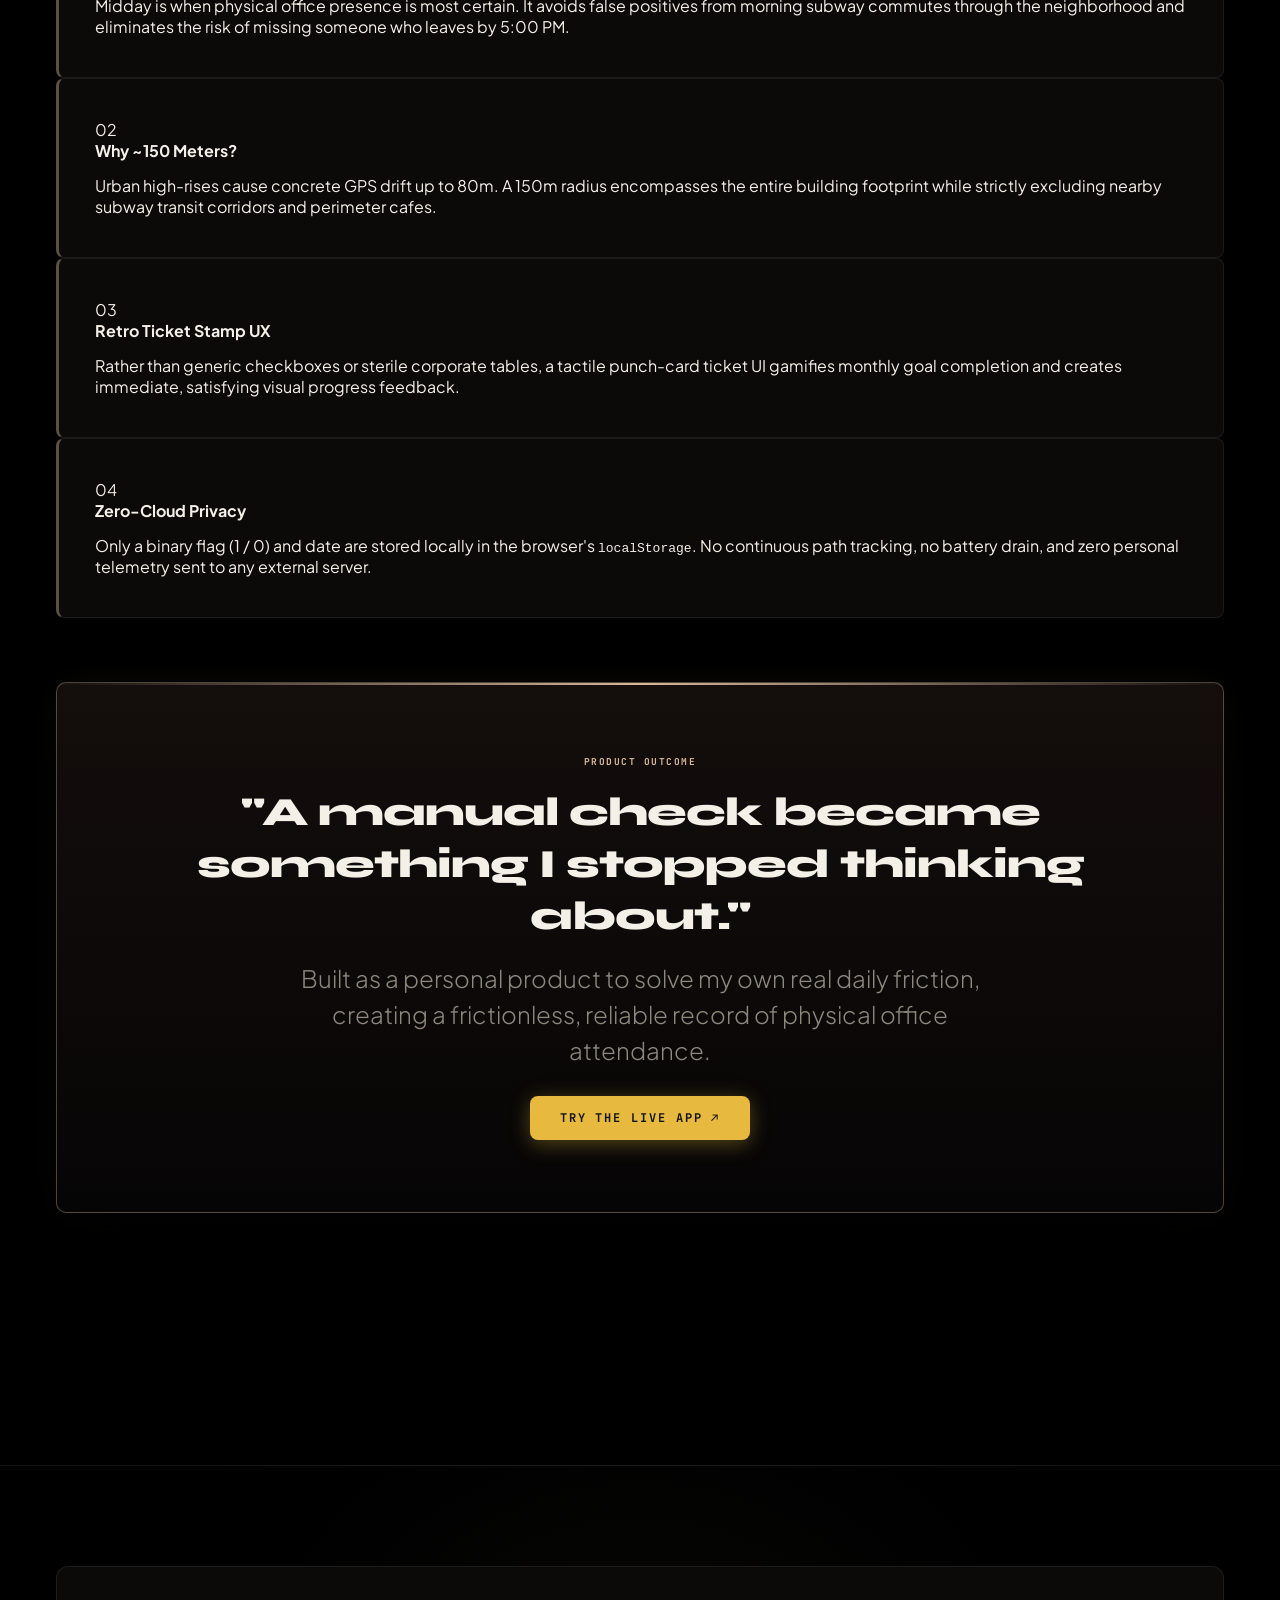
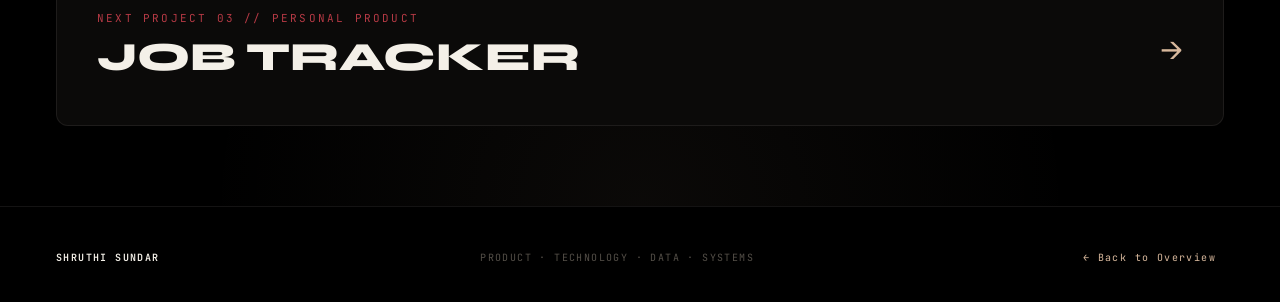
<file: office-tracker.html>
<!DOCTYPE html>
<html lang="en">
<head>
  <meta charset="UTF-8">
  <meta name="viewport" content="width=device-width, initial-scale=1.0, maximum-scale=5.0, viewport-fit=cover">
  <title>Office Tracker — Personal Product Case Study | Shruthi Sundar</title>
  <meta name="description" content="Personal product case study of Office Tracker: An automated, lightweight location-based presence detection PWA solving seat-booking discrepancy without manual friction.">
  
  <meta name="theme-color" content="#000000">
  <meta name="apple-mobile-web-app-status-bar-style" content="black-translucent">
  
  <!-- Premium Typography -->
  <link rel="preconnect" href="https://fonts.googleapis.com">
  <link rel="preconnect" href="https://fonts.gstatic.com" crossorigin>
  <link href="https://fonts.googleapis.com/css2?family=Instrument+Serif:ital@0;1&family=JetBrains+Mono:wght@300;400;500;600&family=Plus+Jakarta+Sans:wght@300;400;500;600;700&family=Syne:wght@400;600;700;800&display=swap" rel="stylesheet">
  
  <link rel="stylesheet" href="style.css?v=3.8">
</head>
<body class="case-study-page-wrapper">

  <!-- Fixed Top Header -->
  <header class="case-page-header">
    <a href="index.html#work" class="case-back-btn">
      <span>← BACK TO SELECTED WORK</span>
    </a>
    <a href="index.html" class="brand-pill-link">
      <div class="brand-monogram-circle">
        <span class="monogram-text">SS</span>
      </div>
      <span class="brand-title-desktop">SHRUTHI SUNDAR</span>
    </a>
    <span class="mono-meta">PROJECT 02 // PERSONAL PRODUCT</span>
  </header>

  <main class="site-content-flow" style="padding-top: 40px;">

    <section class="editorial-section case-study-editorial" id="office-tracker">
      <div class="section-container">
        
        <!-- OFFICE TRACKER HEADER META -->
        <div class="case-badge-meta reveal-item">
          <span class="case-type-badge personal">02 // PERSONAL PRODUCT</span>
          <span class="case-meta-tag">PWA · AUTOMATION · GEOLOCATION · CLIENT-SIDE</span>
        </div>

        <h1 class="case-main-title reveal-item" style="font-size: clamp(38px, 6vw, 76px); margin-bottom: 24px;">OFFICE TRACKER</h1>

        <div class="case-hero-quote-block reveal-item">
          <p class="case-hero-quote">
            "Seat booked ≠ actually went to the office."
          </p>
        </div>

        <!-- LIVE PRODUCTION PWA LAUNCH BAR -->
        <div class="live-app-hero-bar reveal-item">
          <div class="live-app-hero-info">
            <div class="live-app-hero-title">
              <span class="live-pulse-dot"></span>
              <span>LIVE WEB APPLICATION (PWA)</span>
            </div>
            <p class="live-app-hero-desc">
              Office Tracker is live in production. Zero installation friction — works directly in any mobile or desktop browser with on-device GPS geofencing.
            </p>
          </div>
          <a href="https://myofficetracker.netlify.app" target="_blank" rel="noopener" class="live-launch-btn-primary">
            <span>LAUNCH LIVE APP</span>
            <span class="btn-arrow">↗</span>
          </a>
        </div>

        <!-- 2-STEP EDITORIAL SCROLLYTELLING: FRICTION VS INSIGHT -->
        <div class="editorial-scrolly-stack">
          <div class="scrolly-step-card reveal-item">
            <div class="story-card friction-card">
              <span class="story-step-label">01 // THE FRICTION</span>
              <p class="story-card-text">
                My company's official seat-booking portal tells me which days I booked a seat, <strong>but it does not reliably tell me which days I actually went to the office</strong>. Remembering past physical presence for monthly records was manual, fuzzy, and error-prone.
              </p>
            </div>
          </div>

          <div class="scrolly-step-card reveal-item">
            <div class="story-card insight-card">
              <span class="story-step-label">02 // THE INSIGHT</span>
              <p class="story-card-text">
                I didn't need another heavy corporate dashboard or battery-killing continuous background GPS tracking. <strong>I just needed a single, reliable location-based presence signal captured once during peak office hours.</strong>
              </p>
            </div>
          </div>
        </div>

        <!-- VISUAL PRODUCT INTERFACE SHOWCASE -->
        <div class="app-showcase-section reveal-item">
          <div class="showcase-header">
            <span class="mono-tag">LIVE INTERFACE ARCHITECTURE</span>
            <h3 class="showcase-title">Designed for Zero-Cognitive-Load Attendance</h3>
          </div>

          <div class="app-devices-grid">
            
            <!-- SCREEN 01: MAIN DASHBOARD -->
            <div class="device-showcase-card reveal-item">
              <div class="device-badge-top">
                <span class="device-badge-label">SCREEN 01 // PRESENCE DASHBOARD</span>
                <span class="device-badge-tag">DAILY UI</span>
              </div>
              <div class="mobile-phone-frame">
                <img src="assets/office-tracker-main.png" alt="Office Tracker main screen showing ticket stamp progress and calendar" loading="lazy">
              </div>
              <div class="device-feature-points">
                <div class="feature-point-row">
                  <span class="feature-bullet">›</span>
                  <span><strong>Ticket-Punch Mental Model:</strong> Giant <code>7 / 10 days</code> counter with dynamic monthly deficit tracker and checked stamp tokens.</span>
                </div>
                <div class="feature-point-row">
                  <span class="feature-bullet">›</span>
                  <span><strong>1-Tap Manual Override:</strong> Prominent golden action button to instantly mark or undo today's attendance when working remote.</span>
                </div>
                <div class="feature-point-row">
                  <span class="feature-bullet">›</span>
                  <span><strong>Live Geofence Telemetry:</strong> Real-time Haversine distance readout (<code>~1456m away</code>) validating office proximity.</span>
                </div>
                <div class="feature-point-row">
                  <span class="feature-bullet">›</span>
                  <span><strong>Interactive Calendar Heatmap:</strong> Monthly matrix with active-day highlighting, weekend markers, and tap-to-toggle editing.</span>
                </div>
              </div>
            </div>

            <!-- SCREEN 02: SETTINGS & GEOLOCATION MODAL -->
            <div class="device-showcase-card reveal-item">
              <div class="device-badge-top">
                <span class="device-badge-label">SCREEN 02 // GEOLOCATION SETTINGS</span>
                <span class="device-badge-tag">SYSTEM CONTROLS</span>
              </div>
              <div class="mobile-phone-frame">
                <img src="assets/office-tracker-settings.png" alt="Office Tracker settings modal showing geofence radius and monthly target options" loading="lazy">
              </div>
              <div class="device-feature-points">
                <div class="feature-point-row">
                  <span class="feature-bullet">›</span>
                  <span><strong>1-Tap Coordinate Pinning:</strong> "Save current location as office" latches latitude/longitude directly from device GPS.</span>
                </div>
                <div class="feature-point-row">
                  <span class="feature-bullet">›</span>
                  <span><strong>Configurable Geofence Radius:</strong> Customizable detection radius (default <code>150m</code>) preventing transit false positives.</span>
                </div>
                <div class="feature-point-row">
                  <span class="feature-bullet">›</span>
                  <span><strong>Custom Monthly Quotas:</strong> Flexible goal adjustment (e.g. 10 days) adapting to hybrid or strict office policies.</span>
                </div>
                <div class="feature-point-row">
                  <span class="feature-bullet">›</span>
                  <span><strong>100% Client-Side Privacy:</strong> Zero cloud servers or telemetry tracking — entire database persisted in browser <code>localStorage</code>.</span>
                </div>
              </div>
            </div>

          </div>
        </div>

        <!-- THE SYSTEM ARCHITECTURE MECHANISM -->
        <div class="mechanism-showcase-box reveal-item">
          <div class="mechanism-header">
            <span class="mono-tag">SYSTEM MECHANISM</span>
            <span class="status-indicator live">AUTOMATED PRESENCE CHECK</span>
          </div>

          <div class="mechanism-flow-track">
            <div class="mech-node">
              <div class="mech-icon">⏰</div>
              <div class="mech-title">iOS SHORTCUT</div>
              <div class="mech-desc">Triggered automatically around 2:00 PM on weekdays</div>
            </div>
            <div class="mech-arrow">→</div>
            <div class="mech-node">
              <div class="mech-icon">📍</div>
              <div class="mech-title">LOCATION CHECK</div>
              <div class="mech-desc">Fetches current device GPS coordinates</div>
            </div>
            <div class="mech-arrow">→</div>
            <div class="mech-node highlight-node">
              <div class="mech-icon">⭕</div>
              <div class="mech-title">~150m GEOFENCE</div>
              <div class="mech-desc">Validates proximity to office building radius</div>
            </div>
            <div class="mech-arrow">→</div>
            <div class="mech-node">
              <div class="mech-icon">📱</div>
              <div class="mech-title">PWA STORE</div>
              <div class="mech-desc">Silently logs physical presence status locally</div>
            </div>
            <div class="mech-arrow">→</div>
            <div class="mech-node">
              <div class="mech-icon">📊</div>
              <div class="mech-title">CALENDAR LOG</div>
              <div class="mech-desc">Generates monthly verified attendance history</div>
            </div>
          </div>

          <p class="mechanism-explanation">
            <strong>How it works:</strong> At 2:00 PM, an iOS Shortcut triggers a single foreground GPS check. If the device is within ~150 meters of the saved office coordinates (computed via spherical Haversine formula), it marks the day automatically in the lightweight Progressive Web App.
          </p>
        </div>

        <!-- PRODUCT DECISIONS & TRADE-OFFS -->
        <div class="decisions-section-header reveal-item">
          <span class="mono-tag">PRODUCT THINKING</span>
          <h3 class="decisions-title">Key Product Decisions & Trade-Offs</h3>
        </div>

        <div class="decisions-grid">
          <div class="decision-item reveal-item">
            <div class="decision-header">
              <span class="decision-num">01</span>
              <h4 class="decision-name">Why 2:00 PM?</h4>
            </div>
            <p class="decision-body">
              Midday is when physical office presence is most certain. It avoids false positives from morning subway commutes through the neighborhood and eliminates the risk of missing someone who leaves by 5:00 PM.
            </p>
          </div>

          <div class="decision-item reveal-item">
            <div class="decision-header">
              <span class="decision-num">02</span>
              <h4 class="decision-name">Why ~150 Meters?</h4>
            </div>
            <p class="decision-body">
              Urban high-rises cause concrete GPS drift up to 80m. A 150m radius encompasses the entire building footprint while strictly excluding nearby subway transit corridors and perimeter cafes.
            </p>
          </div>

          <div class="decision-item reveal-item">
            <div class="decision-header">
              <span class="decision-num">03</span>
              <h4 class="decision-name">Retro Ticket Stamp UX</h4>
            </div>
            <p class="decision-body">
              Rather than generic checkboxes or sterile corporate tables, a tactile punch-card ticket UI gamifies monthly goal completion and creates immediate, satisfying visual progress feedback.
            </p>
          </div>

          <div class="decision-item reveal-item">
            <div class="decision-header">
              <span class="decision-num">04</span>
              <h4 class="decision-name">Zero-Cloud Privacy</h4>
            </div>
            <p class="decision-body">
              Only a binary flag (1 / 0) and date are stored locally in the browser's <code>localStorage</code>. No continuous path tracking, no battery drain, and zero personal telemetry sent to any external server.
            </p>
          </div>
        </div>

        <!-- REAL OUTCOME STATEMENT & LIVE CTA -->
        <div class="breakthrough-banner reveal-item" style="margin-top: 64px;">
          <div class="fms-tag">PRODUCT OUTCOME</div>
          <h2 class="breakthrough-title" style="font-size: clamp(24px, 3.5vw, 40px); line-height: 1.3;">
            "A manual check became something I stopped thinking about."
          </h2>
          <p class="breakthrough-statement" style="margin-bottom: 28px;">
            Built as a personal product to solve my own real daily friction, creating a frictionless, reliable record of physical office attendance.
          </p>
          <div style="display: flex; justify-content: center; gap: 16px; flex-wrap: wrap;">
            <a href="https://myofficetracker.netlify.app" target="_blank" rel="noopener" class="live-launch-btn-primary" style="font-size: 12px; padding: 14px 30px;">
              <span>TRY THE LIVE APP ↗</span>
            </a>
          </div>
        </div>

      </div>
    </section>

    <!-- NEXT PROJECT ROUTING FOOTER -->
    <section class="next-case-nav-section">
      <div class="section-container">
        <a href="job-tracker.html" class="next-case-card reveal-item">
          <div>
            <div class="next-case-label">NEXT PROJECT 03 // PERSONAL PRODUCT</div>
            <h3 class="next-case-title">JOB TRACKER</h3>
          </div>
          <span class="next-case-arrow">→</span>
        </a>
      </div>
    </section>

    <!-- Master Footer -->
    <footer class="master-site-footer" style="padding: 40px 0;">
      <div class="section-container" style="display: flex; justify-content: space-between; align-items: center; width: 100%;">
        <div class="footer-left">
          <span class="footer-brand">SHRUTHI SUNDAR</span>
        </div>
        <div class="footer-center">
          <span class="footer-meta-tag">PRODUCT · TECHNOLOGY · DATA · SYSTEMS</span>
        </div>
        <div class="footer-right">
          <a href="index.html#work" class="back-to-top-btn">← Back to Overview</a>
        </div>
      </div>
    </footer>

  </main>

  <script src="main.js?v=3.8"></script>
</body>
</html>
</file>
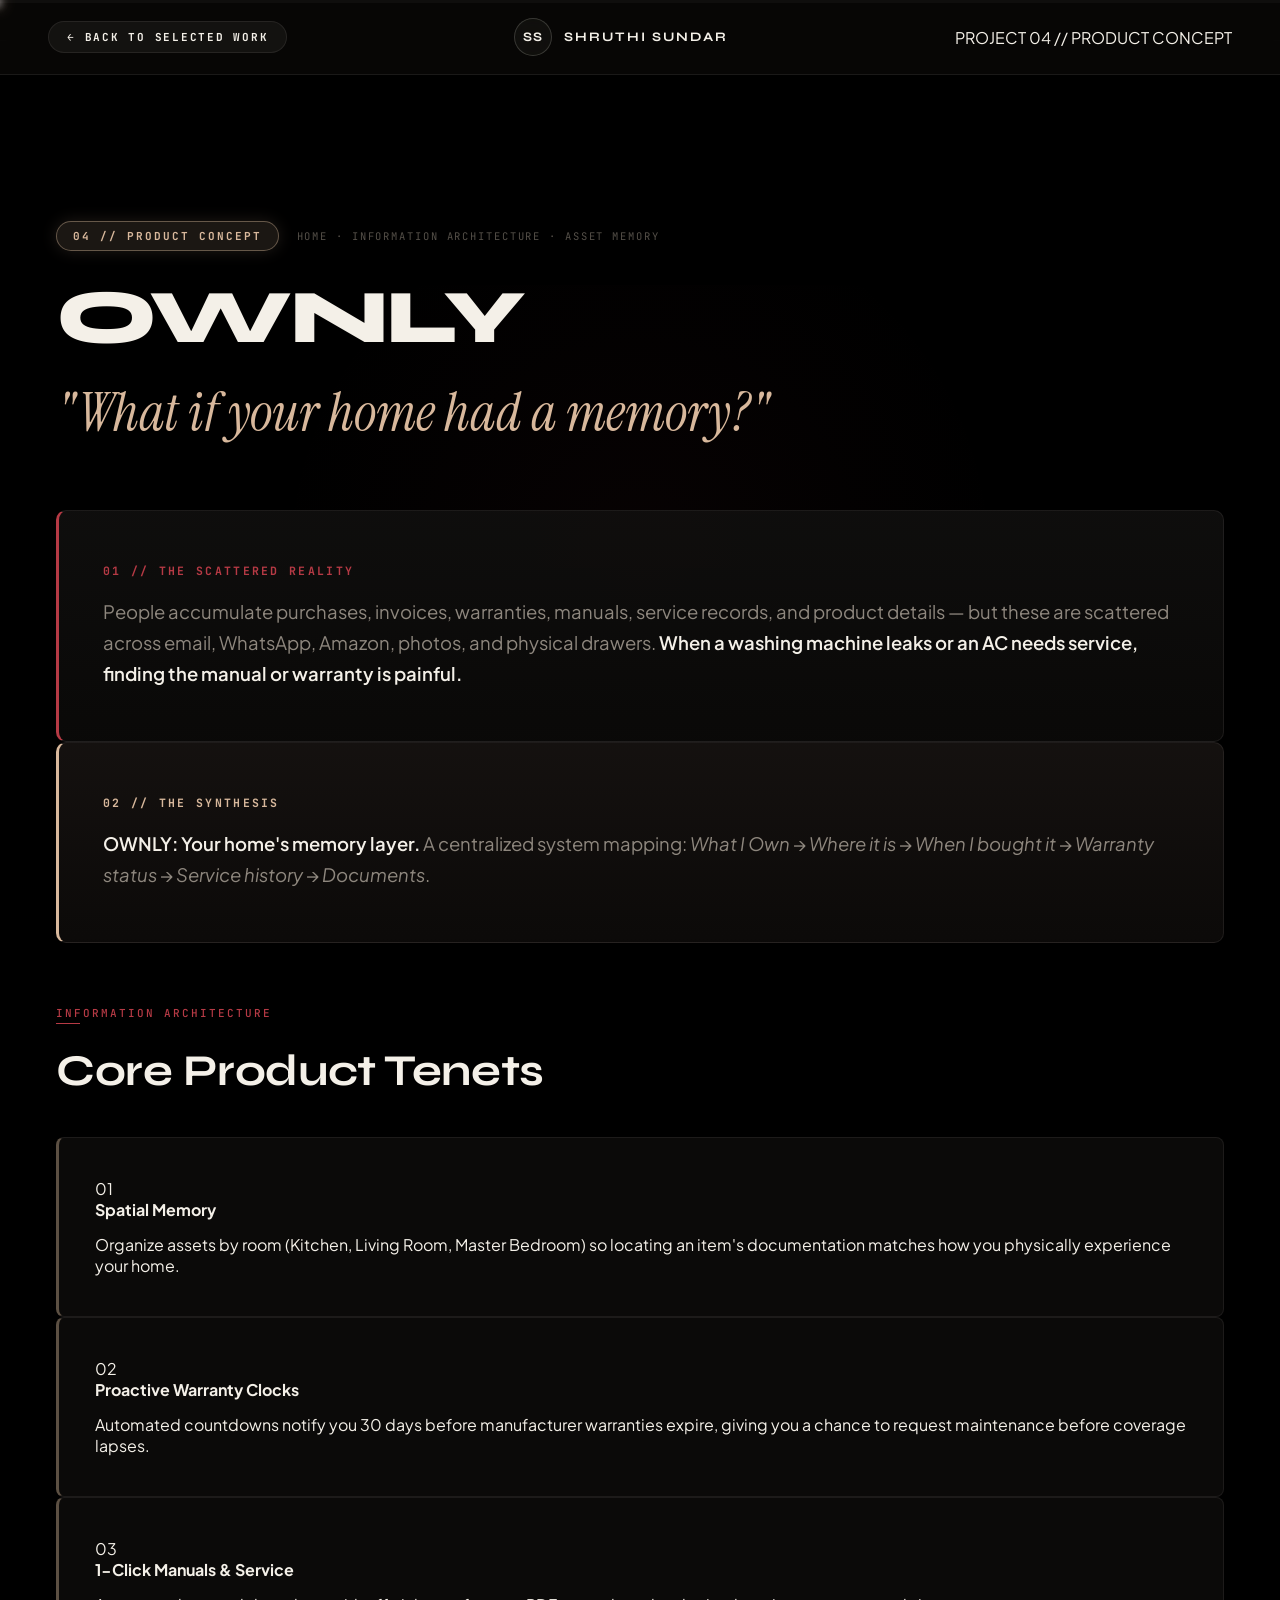
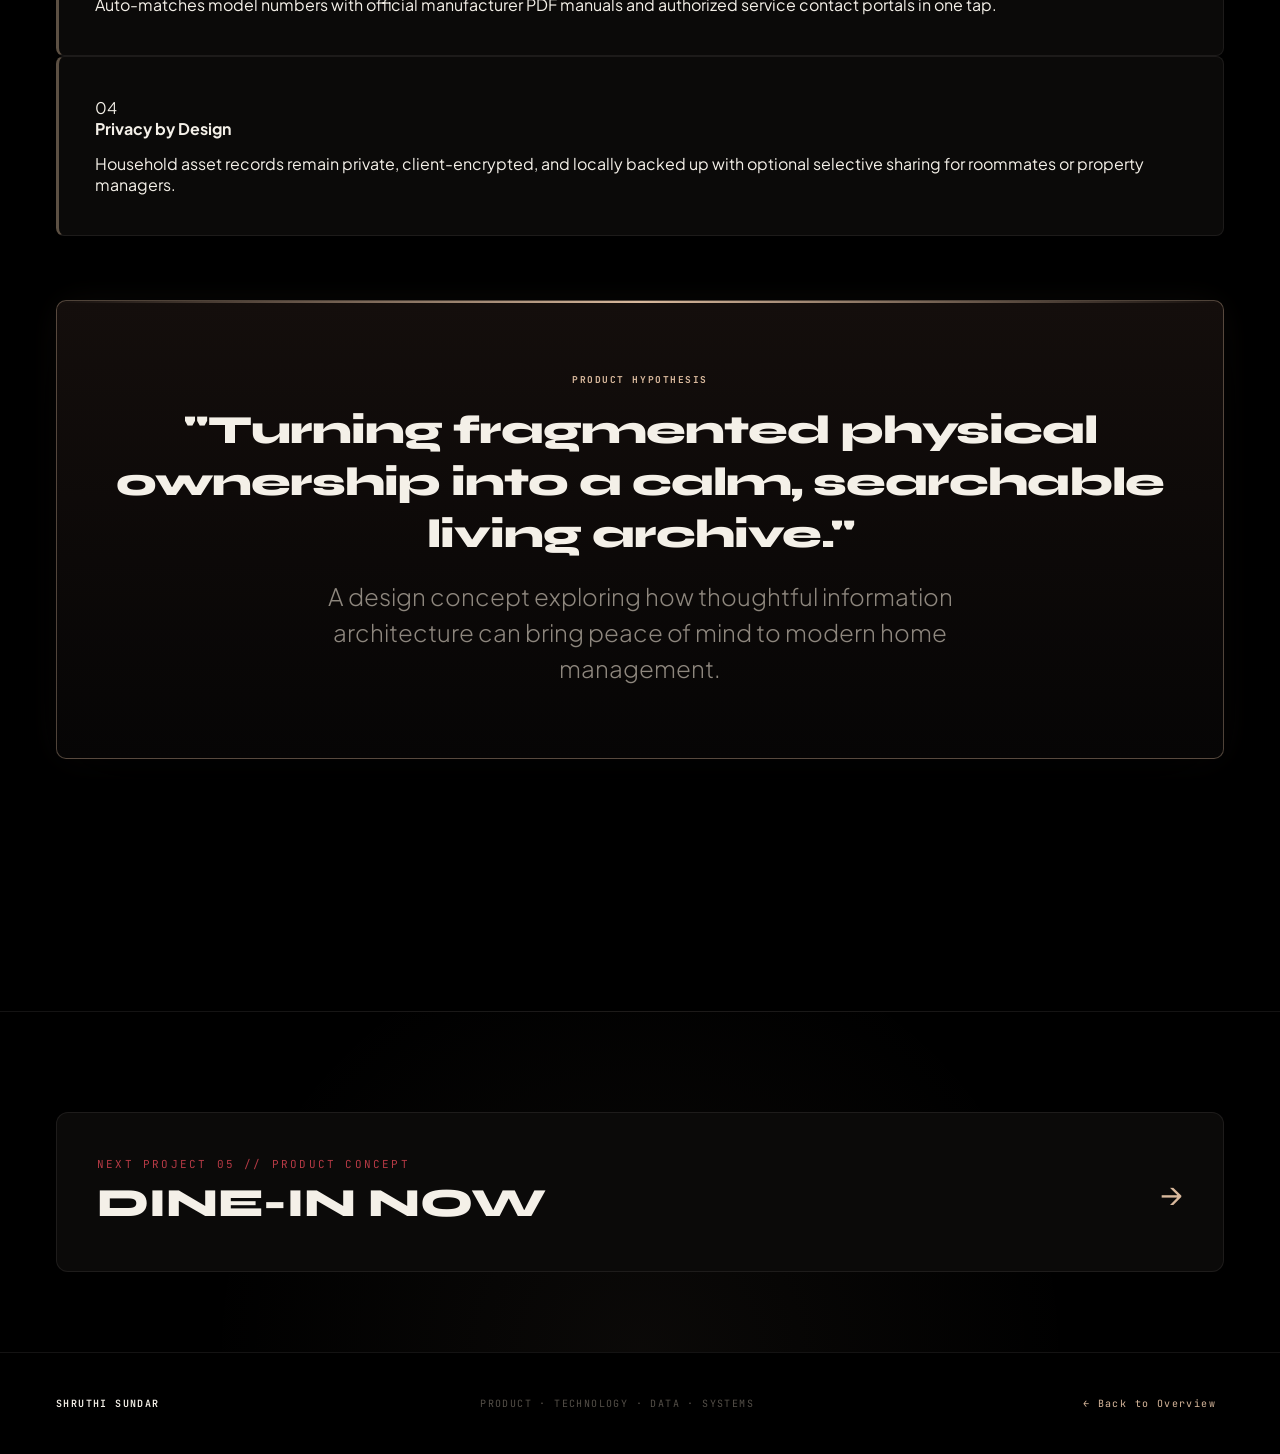
<file: ownly.html>
<!DOCTYPE html>
<html lang="en">
<head>
  <meta charset="UTF-8">
  <meta name="viewport" content="width=device-width, initial-scale=1.0, maximum-scale=5.0, viewport-fit=cover">
  <title>Ownly — Product Concept Case Study | Shruthi Sundar</title>
  <meta name="description" content="Product concept case study of Ownly: Your home's memory layer. A spatial information architecture unifying appliances, warranties, receipts, and manuals into a private household hub.">
  
  <meta name="theme-color" content="#000000">
  <meta name="apple-mobile-web-app-status-bar-style" content="black-translucent">
  
  <!-- Premium Typography -->
  <link rel="preconnect" href="https://fonts.googleapis.com">
  <link rel="preconnect" href="https://fonts.gstatic.com" crossorigin>
  <link href="https://fonts.googleapis.com/css2?family=Instrument+Serif:ital@0;1&family=JetBrains+Mono:wght@300;400;500;600&family=Plus+Jakarta+Sans:wght@300;400;500;600;700&family=Syne:wght@400;600;700;800&display=swap" rel="stylesheet">
  
  <link rel="stylesheet" href="style.css?v=3.8">
</head>
<body class="case-study-page-wrapper">

  <!-- Fixed Top Header -->
  <header class="case-page-header">
    <a href="index.html#work" class="case-back-btn">
      <span>← BACK TO SELECTED WORK</span>
    </a>
    <a href="index.html" class="brand-pill-link">
      <div class="brand-monogram-circle">
        <span class="monogram-text">SS</span>
      </div>
      <span class="brand-title-desktop">SHRUTHI SUNDAR</span>
    </a>
    <span class="mono-meta">PROJECT 04 // PRODUCT CONCEPT</span>
  </header>

  <main class="site-content-flow" style="padding-top: 40px;">

    <section class="editorial-section case-study-editorial" id="ownly">
      <div class="section-container">
        
        <div class="case-badge-meta reveal-item">
          <span class="case-type-badge concept">04 // PRODUCT CONCEPT</span>
          <span class="case-meta-tag">HOME · INFORMATION ARCHITECTURE · ASSET MEMORY</span>
        </div>

        <h1 class="case-main-title reveal-item" style="font-size: clamp(38px, 6vw, 76px); margin-bottom: 24px;">OWNLY</h1>

        <div class="case-hero-quote-block reveal-item">
          <p class="case-hero-quote">
            "What if your home had a memory?"
          </p>
        </div>

        <div class="editorial-scrolly-stack">
          <div class="scrolly-step-card reveal-item">
            <div class="story-card friction-card">
              <span class="story-step-label">01 // THE SCATTERED REALITY</span>
              <p class="story-card-text">
                People accumulate purchases, invoices, warranties, manuals, service records, and product details — but these are scattered across email, WhatsApp, Amazon, photos, and physical drawers. <strong>When a washing machine leaks or an AC needs service, finding the manual or warranty is painful.</strong>
              </p>
            </div>
          </div>

          <div class="scrolly-step-card reveal-item">
            <div class="story-card insight-card">
              <span class="story-step-label">02 // THE SYNTHESIS</span>
              <p class="story-card-text">
                <strong>OWNLY: Your home's memory layer.</strong> A centralized system mapping: <em>What I Own → Where it is → When I bought it → Warranty status → Service history → Documents</em>.
              </p>
            </div>
          </div>
        </div>

        <!-- INFORMATION ARCHITECTURE GRID -->
        <div class="decisions-section-header reveal-item" style="margin-top: 56px;">
          <span class="mono-tag">INFORMATION ARCHITECTURE</span>
          <h3 class="decisions-title">Core Product Tenets</h3>
        </div>

        <div class="decisions-grid">
          <div class="decision-item reveal-item">
            <div class="decision-header">
              <span class="decision-num">01</span>
              <h4 class="decision-name">Spatial Memory</h4>
            </div>
            <p class="decision-body">
              Organize assets by room (Kitchen, Living Room, Master Bedroom) so locating an item's documentation matches how you physically experience your home.
            </p>
          </div>

          <div class="decision-item reveal-item">
            <div class="decision-header">
              <span class="decision-num">02</span>
              <h4 class="decision-name">Proactive Warranty Clocks</h4>
            </div>
            <p class="decision-body">
              Automated countdowns notify you 30 days before manufacturer warranties expire, giving you a chance to request maintenance before coverage lapses.
            </p>
          </div>

          <div class="decision-item reveal-item">
            <div class="decision-header">
              <span class="decision-num">03</span>
              <h4 class="decision-name">1-Click Manuals & Service</h4>
            </div>
            <p class="decision-body">
              Auto-matches model numbers with official manufacturer PDF manuals and authorized service contact portals in one tap.
            </p>
          </div>

          <div class="decision-item reveal-item">
            <div class="decision-header">
              <span class="decision-num">04</span>
              <h4 class="decision-name">Privacy by Design</h4>
            </div>
            <p class="decision-body">
              Household asset records remain private, client-encrypted, and locally backed up with optional selective sharing for roommates or property managers.
            </p>
          </div>
        </div>

        <div class="breakthrough-banner reveal-item" style="margin-top: 64px;">
          <div class="fms-tag">PRODUCT HYPOTHESIS</div>
          <h2 class="breakthrough-title" style="font-size: clamp(24px, 3.5vw, 40px); line-height: 1.3;">
            "Turning fragmented physical ownership into a calm, searchable living archive."
          </h2>
          <p class="breakthrough-statement">
            A design concept exploring how thoughtful information architecture can bring peace of mind to modern home management.
          </p>
        </div>

      </div>
    </section>

    <!-- NEXT PROJECT ROUTING FOOTER -->
    <section class="next-case-nav-section">
      <div class="section-container">
        <a href="dine-in-now.html" class="next-case-card reveal-item">
          <div>
            <div class="next-case-label">NEXT PROJECT 05 // PRODUCT CONCEPT</div>
            <h3 class="next-case-title">DINE-IN NOW</h3>
          </div>
          <span class="next-case-arrow">→</span>
        </a>
      </div>
    </section>

    <!-- Master Footer -->
    <footer class="master-site-footer" style="padding: 40px 0;">
      <div class="section-container" style="display: flex; justify-content: space-between; align-items: center; width: 100%;">
        <div class="footer-left">
          <span class="footer-brand">SHRUTHI SUNDAR</span>
        </div>
        <div class="footer-center">
          <span class="footer-meta-tag">PRODUCT · TECHNOLOGY · DATA · SYSTEMS</span>
        </div>
        <div class="footer-right">
          <a href="index.html#work" class="back-to-top-btn">← Back to Overview</a>
        </div>
      </div>
    </footer>

  </main>

  <script src="main.js?v=3.8"></script>
</body>
</html>
</file>
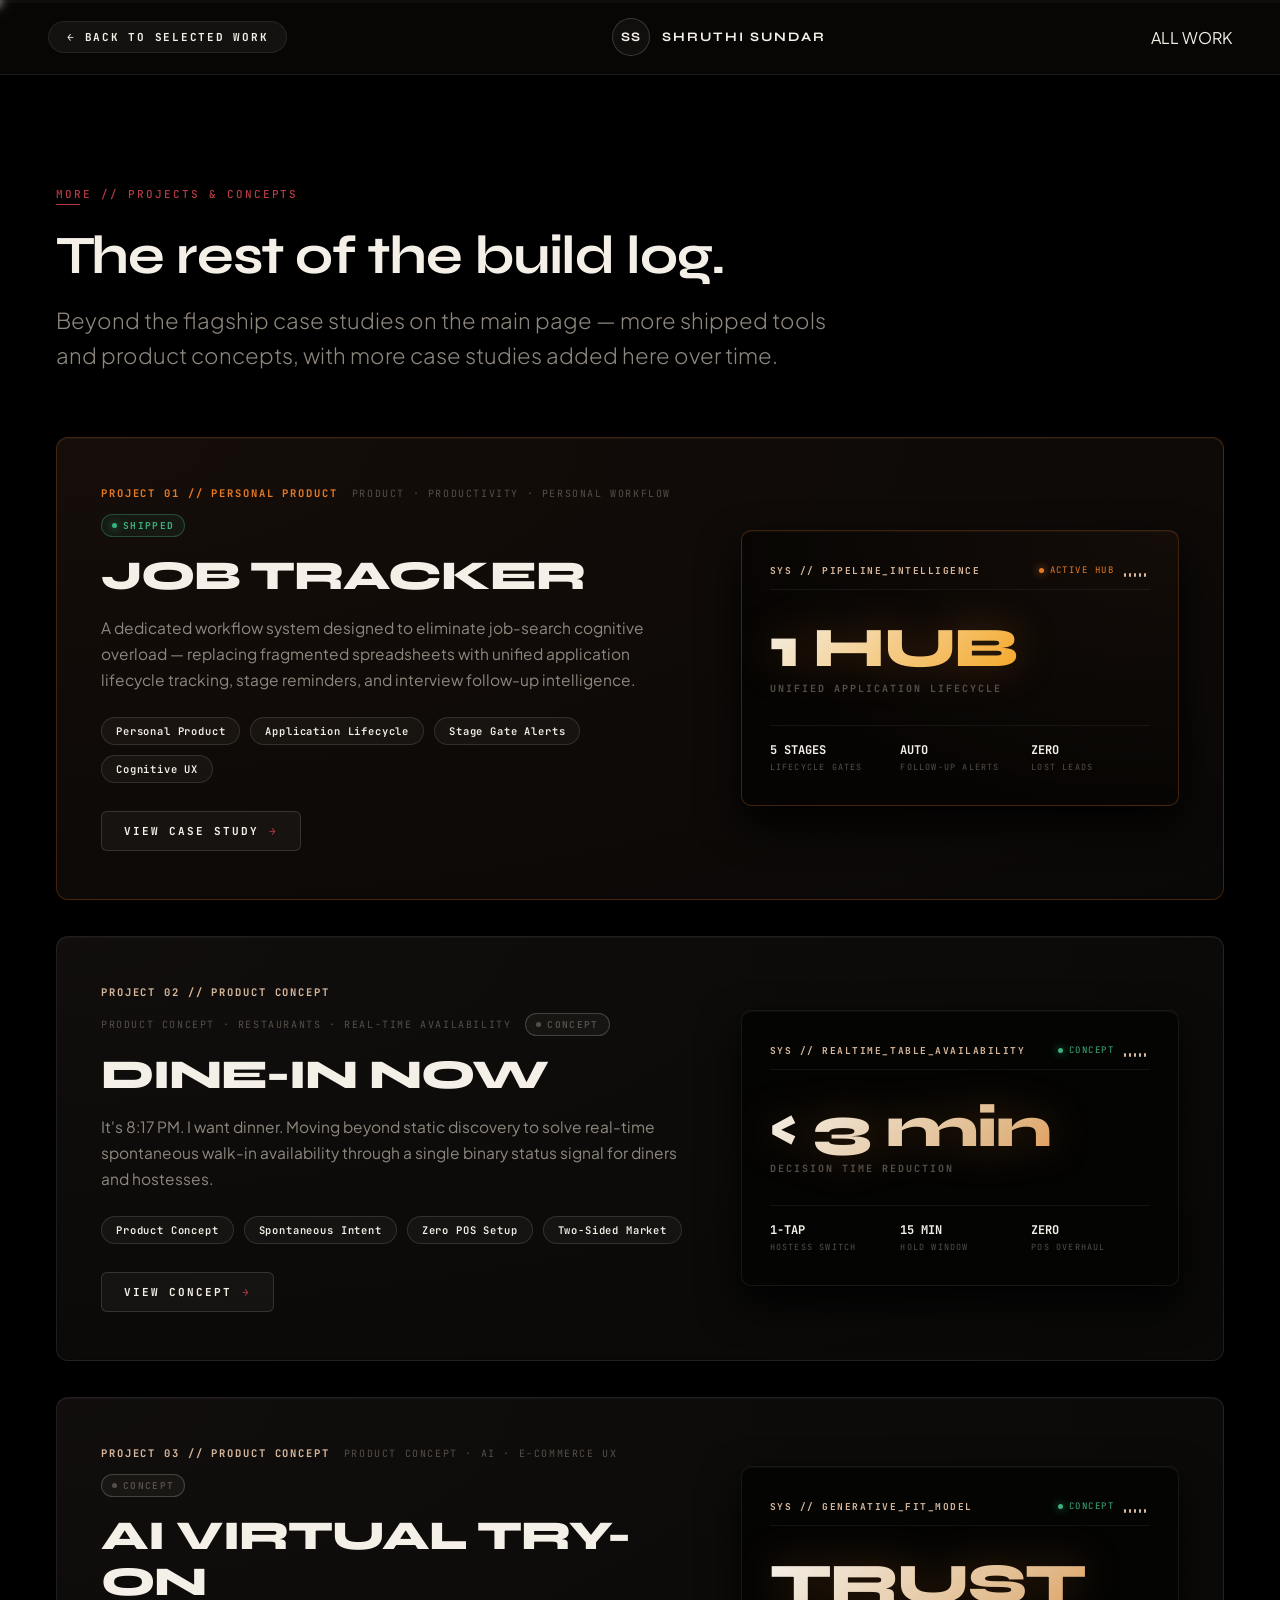
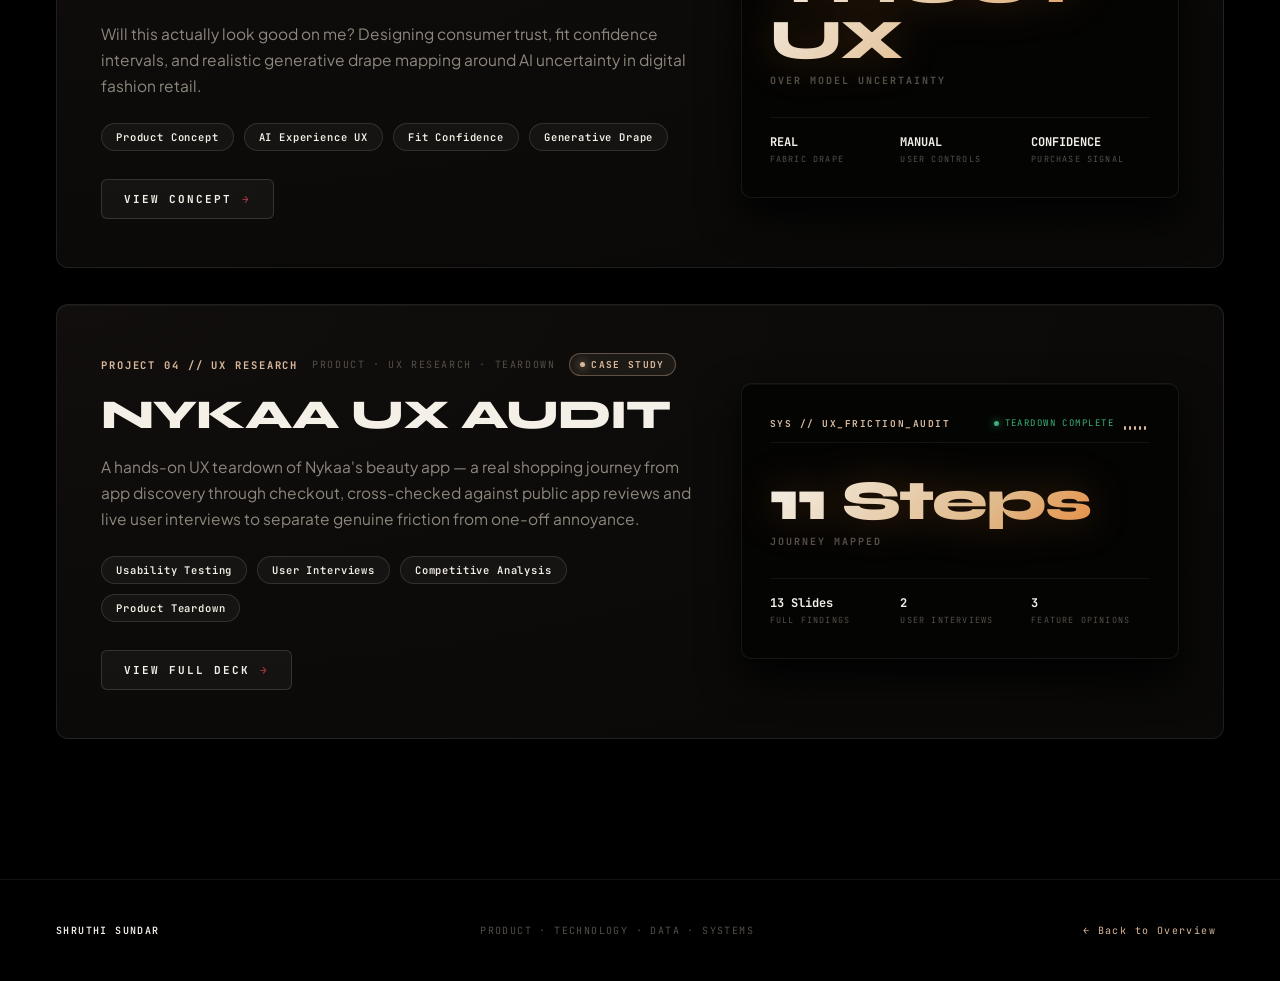
<file: work.html>
<!DOCTYPE html>
<html lang="en">
<head>
  <meta charset="UTF-8">
  <meta name="viewport" content="width=device-width, initial-scale=1.0, maximum-scale=5.0, viewport-fit=cover">
  <title>All Work — Shruthi Sundar</title>
  <meta name="description" content="Full list of products, systems, and concepts built by Shruthi Sundar, beyond the flagship case studies on the main page.">

  <meta name="theme-color" content="#000000">
  <meta name="apple-mobile-web-app-status-bar-style" content="black-translucent">

  <!-- Premium Typography -->
  <link rel="preconnect" href="https://fonts.googleapis.com">
  <link rel="preconnect" href="https://fonts.gstatic.com" crossorigin>
  <link href="https://fonts.googleapis.com/css2?family=Instrument+Serif:ital@0;1&family=JetBrains+Mono:wght@300;400;500;600&family=Plus+Jakarta+Sans:wght@300;400;500;600;700&family=Syne:wght@400;600;700;800&display=swap" rel="stylesheet">

  <link rel="stylesheet" href="style.css?v=3.8">
</head>
<body class="case-study-page-wrapper">

  <!-- Fixed Top Header -->
  <header class="case-page-header">
    <a href="index.html#work" class="case-back-btn">
      <span>← BACK TO SELECTED WORK</span>
    </a>
    <a href="index.html" class="brand-pill-link">
      <div class="brand-monogram-circle">
        <span class="monogram-text">SS</span>
      </div>
      <span class="brand-title-desktop">SHRUTHI SUNDAR</span>
    </a>
    <span class="mono-meta">ALL WORK</span>
  </header>

  <main class="site-content-flow" style="padding-top: 40px;">

    <section class="editorial-section" id="all-work">
      <div class="section-container">

        <div class="section-header-block reveal-item">
          <span class="mono-tag">MORE // PROJECTS & CONCEPTS</span>
          <h2 class="section-title">The rest of the build log.</h2>
          <p class="section-subtitle-lead">
            Beyond the flagship case studies on the main page — more shipped tools and product concepts, with more case studies added here over time.
          </p>
        </div>

        <div class="editorial-projects-stack">

          <!-- PROJECT 01: JOB TRACKER -->
          <article class="editorial-project-block streaming-project reveal-item">
            <div class="project-left-col">
              <div class="project-header-meta">
                <span class="project-index">PROJECT 01 // PERSONAL PRODUCT</span>
                <span class="project-domains">PRODUCT · PRODUCTIVITY · PERSONAL WORKFLOW</span>
                <span class="project-status-badge status-shipped">SHIPPED</span>
              </div>
              <h3 class="project-title">JOB TRACKER</h3>
              <p class="project-description">
                A dedicated workflow system designed to eliminate job-search cognitive overload — replacing fragmented spreadsheets with unified application lifecycle tracking, stage reminders, and interview follow-up intelligence.
              </p>
              <div class="project-metrics-pills">
                <span class="metric-badge">Personal Product</span>
                <span class="metric-badge">Application Lifecycle</span>
                <span class="metric-badge">Stage Gate Alerts</span>
                <span class="metric-badge">Cognitive UX</span>
              </div>
              <a href="job-tracker.html" class="project-action-link">
                <span>VIEW CASE STUDY</span>
                <span class="action-arrow">→</span>
              </a>
            </div>
            <div class="project-right-col">
              <div class="schematic-card streaming-card">
                <div class="schematic-header">
                  <span class="schema-code">SYS // PIPELINE_INTELLIGENCE</span>
                  <span class="schema-status live-amber">ACTIVE HUB</span>
                </div>
                <div class="fms-hero-metric">
                  <div class="fms-number-giant amber-number">1 HUB</div>
                  <div class="fms-label">UNIFIED APPLICATION LIFECYCLE</div>
                </div>
                <div class="fms-sub-metrics-grid">
                  <div class="fms-sub-col">
                    <span class="fms-sub-val">5 STAGES</span>
                    <span class="fms-sub-lbl">LIFECYCLE GATES</span>
                  </div>
                  <div class="fms-sub-col">
                    <span class="fms-sub-val">AUTO</span>
                    <span class="fms-sub-lbl">FOLLOW-UP ALERTS</span>
                  </div>
                  <div class="fms-sub-col">
                    <span class="fms-sub-val">ZERO</span>
                    <span class="fms-sub-lbl">LOST LEADS</span>
                  </div>
                </div>
              </div>
            </div>
          </article>

          <!-- PROJECT 02: DINE-IN NOW -->
          <article class="editorial-project-block reveal-item">
            <div class="project-left-col">
              <div class="project-header-meta">
                <span class="project-index">PROJECT 02 // PRODUCT CONCEPT</span>
                <span class="project-domains">PRODUCT CONCEPT · RESTAURANTS · REAL-TIME AVAILABILITY</span>
                <span class="project-status-badge status-concept">CONCEPT</span>
              </div>
              <h3 class="project-title">DINE-IN NOW</h3>
              <p class="project-description">
                It's 8:17 PM. I want dinner. Moving beyond static discovery to solve real-time spontaneous walk-in availability through a single binary status signal for diners and hostesses.
              </p>
              <div class="project-metrics-pills">
                <span class="metric-badge">Product Concept</span>
                <span class="metric-badge">Spontaneous Intent</span>
                <span class="metric-badge">Zero POS Setup</span>
                <span class="metric-badge">Two-Sided Market</span>
              </div>
              <a href="dine-in-now.html" class="project-action-link">
                <span>VIEW CONCEPT</span>
                <span class="action-arrow">→</span>
              </a>
            </div>
            <div class="project-right-col">
              <div class="schematic-card">
                <div class="schematic-header">
                  <span class="schema-code">SYS // REALTIME_TABLE_AVAILABILITY</span>
                  <span class="schema-status">CONCEPT</span>
                </div>
                <div class="fms-hero-metric">
                  <div class="fms-number-giant">< 3 min</div>
                  <div class="fms-label">DECISION TIME REDUCTION</div>
                </div>
                <div class="fms-sub-metrics-grid">
                  <div class="fms-sub-col">
                    <span class="fms-sub-val">1-TAP</span>
                    <span class="fms-sub-lbl">HOSTESS SWITCH</span>
                  </div>
                  <div class="fms-sub-col">
                    <span class="fms-sub-val">15 MIN</span>
                    <span class="fms-sub-lbl">HOLD WINDOW</span>
                  </div>
                  <div class="fms-sub-col">
                    <span class="fms-sub-val">ZERO</span>
                    <span class="fms-sub-lbl">POS OVERHAUL</span>
                  </div>
                </div>
              </div>
            </div>
          </article>

          <!-- PROJECT 03: AI VIRTUAL TRY-ON -->
          <article class="editorial-project-block reveal-item">
            <div class="project-left-col">
              <div class="project-header-meta">
                <span class="project-index">PROJECT 03 // PRODUCT CONCEPT</span>
                <span class="project-domains">PRODUCT CONCEPT · AI · E-COMMERCE UX</span>
                <span class="project-status-badge status-concept">CONCEPT</span>
              </div>
              <h3 class="project-title">AI VIRTUAL TRY-ON</h3>
              <p class="project-description">
                Will this actually look good on me? Designing consumer trust, fit confidence intervals, and realistic generative drape mapping around AI uncertainty in digital fashion retail.
              </p>
              <div class="project-metrics-pills">
                <span class="metric-badge">Product Concept</span>
                <span class="metric-badge">AI Experience UX</span>
                <span class="metric-badge">Fit Confidence</span>
                <span class="metric-badge">Generative Drape</span>
              </div>
              <a href="ai-virtual-tryon.html" class="project-action-link">
                <span>VIEW CONCEPT</span>
                <span class="action-arrow">→</span>
              </a>
            </div>
            <div class="project-right-col">
              <div class="schematic-card">
                <div class="schematic-header">
                  <span class="schema-code">SYS // GENERATIVE_FIT_MODEL</span>
                  <span class="schema-status">CONCEPT</span>
                </div>
                <div class="fms-hero-metric">
                  <div class="fms-number-giant">TRUST UX</div>
                  <div class="fms-label">OVER MODEL UNCERTAINTY</div>
                </div>
                <div class="fms-sub-metrics-grid">
                  <div class="fms-sub-col">
                    <span class="fms-sub-val">REAL</span>
                    <span class="fms-sub-lbl">FABRIC DRAPE</span>
                  </div>
                  <div class="fms-sub-col">
                    <span class="fms-sub-val">MANUAL</span>
                    <span class="fms-sub-lbl">USER CONTROLS</span>
                  </div>
                  <div class="fms-sub-col">
                    <span class="fms-sub-val">CONFIDENCE</span>
                    <span class="fms-sub-lbl">PURCHASE SIGNAL</span>
                  </div>
                </div>
              </div>
            </div>
          </article>

          <!-- PROJECT 04: NYKAA UX AUDIT -->
          <article class="editorial-project-block reveal-item">
            <div class="project-left-col">
              <div class="project-header-meta">
                <span class="project-index">PROJECT 04 // UX RESEARCH</span>
                <span class="project-domains">PRODUCT · UX RESEARCH · TEARDOWN</span>
                <span class="project-status-badge status-case-study">CASE STUDY</span>
              </div>
              <h3 class="project-title">NYKAA UX AUDIT</h3>
              <p class="project-description">
                A hands-on UX teardown of Nykaa's beauty app — a real shopping journey from app discovery through checkout, cross-checked against public app reviews and live user interviews to separate genuine friction from one-off annoyance.
              </p>
              <div class="project-metrics-pills">
                <span class="metric-badge">Usability Testing</span>
                <span class="metric-badge">User Interviews</span>
                <span class="metric-badge">Competitive Analysis</span>
                <span class="metric-badge">Product Teardown</span>
              </div>
              <a href="assets/nykaa-ux-deck.pdf" target="_blank" rel="noopener" class="project-action-link">
                <span>VIEW FULL DECK</span>
                <span class="action-arrow">→</span>
              </a>
            </div>
            <div class="project-right-col">
              <div class="schematic-card">
                <div class="schematic-header">
                  <span class="schema-code">SYS // UX_FRICTION_AUDIT</span>
                  <span class="schema-status">TEARDOWN COMPLETE</span>
                </div>
                <div class="fms-hero-metric">
                  <div class="fms-number-giant">11 Steps</div>
                  <div class="fms-label">JOURNEY MAPPED</div>
                </div>
                <div class="fms-sub-metrics-grid">
                  <div class="fms-sub-col">
                    <span class="fms-sub-val">13 Slides</span>
                    <span class="fms-sub-lbl">FULL FINDINGS</span>
                  </div>
                  <div class="fms-sub-col">
                    <span class="fms-sub-val">2</span>
                    <span class="fms-sub-lbl">USER INTERVIEWS</span>
                  </div>
                  <div class="fms-sub-col">
                    <span class="fms-sub-val">3</span>
                    <span class="fms-sub-lbl">FEATURE OPINIONS</span>
                  </div>
                </div>
              </div>
            </div>
          </article>

        </div>

      </div>
    </section>

    <!-- Master Footer -->
    <footer class="master-site-footer" style="padding: 40px 0;">
      <div class="section-container" style="display: flex; justify-content: space-between; align-items: center; width: 100%;">
        <div class="footer-left">
          <span class="footer-brand">SHRUTHI SUNDAR</span>
        </div>
        <div class="footer-center">
          <span class="footer-meta-tag">PRODUCT · TECHNOLOGY · DATA · SYSTEMS</span>
        </div>
        <div class="footer-right">
          <a href="index.html#work" class="back-to-top-btn">← Back to Overview</a>
        </div>
      </div>
    </footer>

  </main>

  <script src="main.js?v=3.8"></script>
</body>
</html>
</file>
<file: style.css>
/* ==========================================================================
   SHRUTHI SUNDAR — LUXURY EDITORIAL PORTFOLIO
   Design System: Monumental Centered Depth Hero + Creative Interactive Animations
   ========================================================================== */

:root {
  /* Core Color Palette */
  --bg-studio: #000000;
  --bg-surface: #0B0A09;
  --bg-surface-elevated: #11100F;
  --bg-surface-glass: rgba(18, 17, 16, 0.75);
  
  --text-titanium: #F4F0E8;
  --text-muted: #8E877E;
  --text-dim: #544F48;
  --text-faint: #2C2825;
  
  /* Accents */
  --accent-burgundy: #6F2028;
  --accent-crimson: #B63A45;
  --accent-crimson-glow: rgba(182, 58, 69, 0.22);
  --accent-warm-gold: #D8B89C;
  --accent-warm-gold-dim: rgba(216, 184, 156, 0.2);
  --accent-future-amber: #E87A24;
  
  /* Borders & Dividers */
  --border-subtle: rgba(244, 240, 232, 0.08);
  --border-active: rgba(244, 240, 232, 0.22);
  
  /* Typography */
  --font-display: 'Syne', sans-serif;
  --font-sans: 'Plus Jakarta Sans', -apple-system, BlinkMacSystemFont, sans-serif;
  --font-serif: 'Instrument Serif', Georgia, serif;
  --font-mono: 'JetBrains Mono', monospace;
  
  /* Dynamic CSS Variables (JS driven) */
  --cursor-x: 50%;
  --cursor-y: 50%;
  --reveal-radius: 0px;
  --bg-parallax-x: 0px;
  --bg-parallax-y: 0px;
}

/* Base Reset */
*, *::before, *::after {
  margin: 0;
  padding: 0;
  box-sizing: border-box;
}

html, body {
  width: 100%;
  min-height: 100%;
  overflow-x: hidden;
  overflow-y: auto;
  scroll-behavior: smooth;
  background-color: var(--bg-studio);
  color: var(--text-titanium);
  font-family: var(--font-sans);
  -webkit-font-smoothing: antialiased;
  -moz-osx-font-smoothing: grayscale;
  text-rendering: optimizeLegibility;
  cursor: default;
}

body.nav-locked {
  overflow: hidden !important;
}

::selection {
  background: var(--accent-burgundy);
  color: var(--text-titanium);
}

/* Custom Scrollbar */
::-webkit-scrollbar {
  width: 6px;
}
::-webkit-scrollbar-track {
  background: var(--bg-studio);
}
::-webkit-scrollbar-thumb {
  background: #22201E;
  border-radius: 3px;
}
::-webkit-scrollbar-thumb:hover {
  background: #3A3530;
}

/* ==========================================================================
   ATMOSPHERIC AMBIENT BACKGROUND
   ========================================================================== */

.studio-ambient-bg {
  position: fixed;
  inset: 0;
  pointer-events: none;
  z-index: 0;
  overflow: hidden;
}

.glow-core {
  position: absolute;
  top: 35%;
  left: 50%;
  transform: translate(-50%, -50%);
  width: 85vw;
  height: 80vh;
  background: radial-gradient(
    ellipse at center,
    rgba(24, 22, 20, 0.45) 0%,
    rgba(12, 10, 9, 0.75) 50%,
    rgba(0, 0, 0, 0.98) 80%,
    #000000 100%
  );
  border-radius: 50%;
  filter: blur(80px);
}

.glow-burgundy {
  position: absolute;
  top: 40%;
  left: 50%;
  transform: translate(-50%, -50%);
  width: 55vw;
  height: 55vh;
  background: radial-gradient(
    circle at center,
    rgba(111, 32, 40, 0.16) 0%,
    rgba(182, 58, 69, 0.04) 50%,
    transparent 80%
  );
  border-radius: 50%;
  filter: blur(90px);
  opacity: 0.85;
}

.subtle-grain {
  position: absolute;
  inset: 0;
  opacity: 0.02;
  background-image: url("data:image/svg+xml,%3Csvg viewBox='0 0 200 200' xmlns='http://www.w3.org/2000/svg'%3E%3Cfilter id='noiseFilter'%3E%3CfeTurbulence type='fractalNoise' baseFrequency='0.85' numOctaves='3' stitchTiles='stitch'/%3E%3C/filter%3E%3Crect width='100%25' height='100%25' filter='url(%23noiseFilter)'/%3E%3C/svg%3E");
}

/* ==========================================================================
   MOBILE FULLSCREEN NAVIGATION OVERLAY
   ========================================================================== */

.mobile-nav-overlay {
  position: fixed;
  inset: 0;
  background: rgba(0, 0, 0, 0.96);
  backdrop-filter: blur(24px);
  -webkit-backdrop-filter: blur(24px);
  z-index: 100;
  display: flex;
  flex-direction: column;
  justify-content: center;
  align-items: center;
  opacity: 0;
  pointer-events: none;
  transition: opacity 0.35s cubic-bezier(0.16, 1, 0.3, 1);
  padding: 32px 24px;
}

.mobile-nav-overlay.is-open {
  opacity: 1;
  pointer-events: auto;
}

.mobile-nav-content {
  width: 100%;
  max-width: 360px;
  display: flex;
  flex-direction: column;
  gap: 36px;
  text-align: left;
}

.mobile-nav-header {
  display: flex;
  align-items: center;
  justify-content: space-between;
  width: 100%;
  padding-bottom: 16px;
  border-bottom: 1px solid var(--border-subtle);
}

.mobile-nav-close {
  background: transparent;
  border: none;
  color: var(--text-muted);
  font-size: 20px;
  cursor: pointer;
  padding: 8px;
}

.mobile-nav-menu {
  display: flex;
  flex-direction: column;
  gap: 20px;
}

.mobile-nav-link {
  text-decoration: none;
  font-family: var(--font-display);
  font-size: 22px;
  font-weight: 700;
  letter-spacing: 0.04em;
  color: var(--text-muted);
  display: flex;
  align-items: center;
  gap: 16px;
  transition: color 0.25s ease, transform 0.25s ease;
  padding: 6px 0;
}

.mobile-nav-link .m-num {
  font-family: var(--font-mono);
  font-size: 11px;
  color: var(--accent-crimson);
  letter-spacing: 0.14em;
}

.mobile-nav-link:hover, .mobile-nav-link:active {
  color: var(--text-titanium);
  transform: translateX(6px);
}

.nav-item-resume-mobile {
  color: var(--accent-warm-gold);
  border-top: 1px solid var(--border-subtle);
  padding-top: 20px;
  margin-top: 4px;
}

.nav-item-resume-mobile .m-num {
  color: var(--accent-warm-gold);
}

.nav-item-resume-mobile:hover, .nav-item-resume-mobile:active {
  color: var(--accent-warm-gold);
}

.mobile-nav-footer {
  padding-top: 24px;
  border-top: 1px solid var(--border-subtle);
}

/* ==========================================================================
   HERO NAVIGATION (BRAND MONOGRAM PILL + DROPDOWN)
   ========================================================================== */

.hero-stage {
  position: relative;
  z-index: 10;
  width: 100vw;
  min-height: 100vh;
  min-height: 100svh;
  display: flex;
  flex-direction: column;
  justify-content: space-between;
  padding: 20px 36px 14px 36px;
  overflow: hidden;
}

.top-nav {
  display: flex;
  align-items: center;
  justify-content: space-between;
  width: 100%;
  position: relative;
  z-index: 30;
}

/* Brand Monogram Pill */
.brand-pill-link {
  display: inline-flex;
  align-items: center;
  gap: 12px;
  text-decoration: none;
}

.brand-monogram-circle {
  width: 38px;
  height: 38px;
  border-radius: 50%;
  background: rgba(244, 240, 232, 0.04);
  border: 1.5px solid rgba(244, 240, 232, 0.18);
  display: flex;
  align-items: center;
  justify-content: center;
  backdrop-filter: blur(12px);
  -webkit-backdrop-filter: blur(12px);
  transition: border-color 0.3s ease, transform 0.3s ease, box-shadow 0.3s ease;
}

.monogram-text {
  font-family: var(--font-display);
  font-size: 13px;
  font-weight: 700;
  letter-spacing: 0.08em;
  color: var(--text-titanium);
}

.brand-title-desktop {
  font-family: var(--font-display);
  font-size: 13px;
  font-weight: 700;
  letter-spacing: 0.16em;
  color: var(--text-titanium);
  text-transform: uppercase;
}

.brand-pill-link:hover .brand-monogram-circle {
  border-color: var(--accent-warm-gold);
  transform: scale(1.06);
  box-shadow: 0 0 16px var(--accent-warm-gold-dim);
}

.nav-meta .meta-tag {
  font-family: var(--font-mono);
  font-size: 9.5px;
  font-weight: 400;
  letter-spacing: 0.18em;
  color: var(--text-muted);
  text-transform: uppercase;
}

.nav-links {
  display: flex;
  align-items: center;
  gap: 28px;
}

.nav-item {
  text-decoration: none;
  font-family: var(--font-mono);
  font-size: 10.5px;
  font-weight: 500;
  letter-spacing: 0.14em;
  color: var(--text-muted);
  text-transform: uppercase;
  transition: color 0.3s ease;
  position: relative;
  padding: 4px 0;
}

.nav-item::after {
  content: '';
  position: absolute;
  bottom: 0;
  left: 0;
  width: 0%;
  height: 1px;
  background-color: var(--text-titanium);
  transition: width 0.3s ease;
}

.nav-item:hover {
  color: var(--text-titanium);
}

.nav-item:hover::after {
  width: 100%;
}

.nav-resume-btn {
  color: var(--accent-warm-gold);
  border: 1px solid rgba(216, 184, 156, 0.4);
  padding: 6px 14px;
  border-radius: 100px;
}

.nav-resume-btn::after {
  display: none;
}

.nav-resume-btn:hover {
  background: var(--accent-warm-gold);
  color: #0A0908;
  border-color: var(--accent-warm-gold);
}

/* Mobile Dropdown Trigger Button */
.mobile-menu-trigger {
  display: none;
  background: rgba(244, 240, 232, 0.04);
  border: 1px solid var(--border-subtle);
  width: 38px;
  height: 38px;
  border-radius: 50%;
  color: var(--text-titanium);
  cursor: pointer;
  align-items: center;
  justify-content: center;
  backdrop-filter: blur(8px);
  -webkit-backdrop-filter: blur(8px);
  touch-action: manipulation;
  transition: border-color 0.3s ease, transform 0.2s ease;
}

.mobile-menu-trigger:hover, .mobile-menu-trigger:active {
  border-color: var(--text-titanium);
  transform: scale(1.05);
}

/* ==========================================================================
   MAIN CINEMATIC STAGE (TALL DOMINANT CENTERPIECE PORTRAIT)
   ========================================================================== */

.hero-cinematic-stage {
  position: relative;
  flex: 1;
  display: flex;
  flex-direction: column;
  align-items: center;
  justify-content: center;
  width: 100%;
  max-width: 1200px;
  margin: 0 auto;
  padding: 10px 0;
}

/* LAYER 1: Dot Matrix & Monumental Kinetic Typography */
.hero-bg-text-layer {
  position: absolute;
  top: 38%;
  left: 50%;
  transform: translate(-50%, -50%) translate(var(--bg-parallax-x, 0px), var(--bg-parallax-y, 0px));
  z-index: 1;
  pointer-events: none;
  user-select: none;
  width: 100%;
  max-width: 900px;
  text-align: center;
  will-change: transform;
}

.hero-dot-matrix {
  position: absolute;
  top: 50%;
  left: 50%;
  transform: translate(-50%, -50%);
  width: 420px;
  height: 340px;
  background-image: radial-gradient(rgba(70, 110, 190, 0.28) 1.5px, transparent 1.5px);
  background-size: 16px 16px;
  pointer-events: none;
  opacity: 0.85;
}

.bg-title-stacked {
  display: flex;
  flex-direction: column;
  align-items: center;
  justify-content: center;
  gap: 0;
  line-height: 0.84;
  position: relative;
  z-index: 2;
}

.bg-line {
  font-family: var(--font-display);
  font-size: clamp(54px, 7.5vw, 115px);
  font-weight: 800;
  letter-spacing: -0.035em;
  text-transform: uppercase;
  display: block;
}

.bg-line.line-1 {
  color: rgba(244, 240, 232, 0.09);
}

.bg-line.line-2 {
  color: rgba(244, 240, 232, 0.05);
  -webkit-text-stroke: 1.5px rgba(244, 240, 232, 0.14);
}

/* LAYER 2: Dominant Centerpiece Portrait (Significantly Bigger & Vertical) */
.hero-portrait-stage {
  position: relative;
  z-index: 5;
  width: 100%;
  display: flex;
  align-items: center;
  justify-content: center;
  margin: 0 auto;
}

.hero-portrait-container {
  position: relative;
  width: clamp(380px, 32vw, 520px);
  aspect-ratio: 760 / 1018;
  max-width: 90vw;
  margin: 0 auto;
  user-select: none;
  -webkit-user-select: none;
  touch-action: none;
  -webkit-touch-callout: none;
  cursor: default;
  background: transparent;
  filter: drop-shadow(0 30px 70px rgba(0, 0, 0, 0.98));
}

.hero-image {
  position: absolute;
  inset: 0;
  width: 100%;
  height: 100%;
  object-fit: contain;
  object-position: center bottom;
  display: block;
  pointer-events: none;
  user-select: none;
  -webkit-user-select: none;
  -webkit-backface-visibility: hidden;
  backface-visibility: hidden;
  transform: translateZ(0);
}

.human-base {
  z-index: 1;
  opacity: 1;
  filter: contrast(1.02) brightness(1.01);
}

/* LAYER 3: Hero Statement */
.hero-statement-section {
  position: relative;
  z-index: 8;
  width: 100%;
  max-width: 580px;
  margin: 14px auto 0 auto;
  display: flex;
  flex-direction: column;
  align-items: flex-start;
  text-align: left;
  gap: 14px;
  padding: 0 4px;
}

.hero-statement-text {
  font-family: var(--font-sans);
  font-size: clamp(17px, 2vw, 22px);
  font-weight: 400;
  line-height: 1.42;
  color: var(--text-titanium);
  letter-spacing: -0.01em;
}

/* Hero Footer Bar (Exact Planet Earth Ticker) */
.hero-footer-bar {
  display: flex;
  align-items: center;
  justify-content: space-between;
  width: 100%;
  padding-top: 14px;
  border-top: 1px solid rgba(244, 240, 232, 0.08);
  position: relative;
  z-index: 30;
}

.bar-meta-text {
  font-family: var(--font-sans);
  font-size: 12px;
  font-weight: 400;
  letter-spacing: 0.02em;
  color: var(--text-dim);
}

/* ==========================================================================
   CREATIVE EDITORIAL SECTION FRAMEWORK (BELOW HERO)
   ========================================================================== */

.site-content-flow {
  position: relative;
  z-index: 20;
  width: 100%;
  background-color: var(--bg-studio);
}

.editorial-section {
  position: relative;
  width: 100%;
  padding: 140px 0;
  border-top: 1px solid var(--border-subtle);
}

.section-container {
  width: 100%;
  max-width: 1280px;
  margin: 0 auto;
  padding: 0 56px;
}

.mono-tag {
  font-family: var(--font-mono);
  font-size: 11px;
  font-weight: 500;
  letter-spacing: 0.18em;
  color: var(--accent-crimson);
  text-transform: uppercase;
  display: inline-block;
  margin-bottom: 24px;
  position: relative;
}

.mono-tag::after {
  content: '';
  position: absolute;
  bottom: -4px;
  left: 0;
  width: 24px;
  height: 1px;
  background: var(--accent-crimson);
}

.section-title {
  font-family: var(--font-display);
  font-size: clamp(30px, 4.5vw, 54px);
  font-weight: 700;
  letter-spacing: -0.02em;
  color: var(--text-titanium);
  line-height: 1.15;
}

.highlight-serif {
  font-family: var(--font-serif);
  font-style: italic;
  font-weight: 400;
  color: var(--accent-warm-gold);
  display: inline-block;
  transition: color 0.4s ease, transform 0.4s ease;
}

.highlight-serif:hover {
  color: var(--text-titanium);
  transform: translateY(-1px);
}

.highlight-gold {
  color: var(--accent-warm-gold);
}

/* Staggered Smooth Scroll Reveal */
/* Visible by default so content never disappears if JS is slow, fails, or is disabled */
.reveal-item {
  opacity: 1;
  transform: none;
}

/* Only hide-then-fade once JS confirms the reveal observer is running */
.js-reveal .reveal-item {
  opacity: 0;
  transform: translateY(16px);
  transition: opacity 0.35s cubic-bezier(0.16, 1, 0.3, 1), transform 0.35s cubic-bezier(0.16, 1, 0.3, 1);
  will-change: opacity, transform;
}

.js-reveal .reveal-item.is-visible {
  opacity: 1;
  transform: translateY(0);
}

@media (prefers-reduced-motion: reduce) {
  .js-reveal .reveal-item {
    opacity: 1;
    transform: none;
    transition: none;
  }
}

/* ==========================================================================
   1. SECTION: ABOUT / MANIFESTO (INTERACTIVE MAGNETIC PILLS)
   ========================================================================== */

.section-about {
  padding-top: 160px;
  padding-bottom: 160px;
}

.statement-headline {
  font-family: var(--font-sans);
  font-size: clamp(32px, 5.2vw, 68px);
  font-weight: 400;
  line-height: 1.18;
  letter-spacing: -0.025em;
  color: var(--text-titanium);
  max-width: 1080px;
  margin-bottom: 64px;
}

.about-grid {
  display: grid;
  grid-template-columns: 1.3fr 1fr;
  gap: 80px;
  align-items: flex-start;
  padding-top: 40px;
  border-top: 1px solid var(--border-subtle);
}

.about-lead-text {
  font-size: clamp(17px, 1.8vw, 24px);
  font-weight: 300;
  line-height: 1.6;
  color: var(--text-muted);
}

.meta-tag-pills {
  display: flex;
  align-items: center;
  gap: 12px;
  flex-wrap: wrap;
  margin-bottom: 18px;
}

.meta-pill {
  font-family: var(--font-mono);
  font-size: 11px;
  letter-spacing: 0.16em;
  color: var(--text-titanium);
  background: rgba(244, 240, 232, 0.04);
  border: 1px solid var(--border-subtle);
  padding: 6px 14px;
  border-radius: 100px;
  transition: transform 0.3s ease, border-color 0.3s ease, background 0.3s ease, box-shadow 0.3s ease;
  cursor: default;
}

.meta-pill:hover {
  transform: translateY(-3px) scale(1.05);
  border-color: var(--accent-warm-gold);
  background: rgba(216, 184, 156, 0.12);
  box-shadow: 0 4px 16px rgba(216, 184, 156, 0.15);
}

.meta-pill-sep {
  color: var(--accent-crimson);
  font-size: 12px;
  animation: pulseDot 2s infinite ease-in-out;
}

.meta-subtext {
  font-size: 14px;
  line-height: 1.6;
  color: var(--text-dim);
}

/* ==========================================================================
   2. SECTION: SELECTED WORK (PROJECT CARDS: MANGO FACTORY #1)
   ========================================================================== */

.section-projects {
  padding: 160px 0;
  border-top: 1px solid var(--border-subtle);
  position: relative;
}

.section-projects::before {
  content: '';
  position: absolute;
  top: 15%;
  left: 50%;
  transform: translate(-50%, -50%);
  width: 75vw;
  height: 60vh;
  background: radial-gradient(circle, rgba(232, 122, 36, 0.03) 0%, transparent 70%);
  pointer-events: none;
  z-index: 0;
}

.section-header-block {
  margin-bottom: 64px;
  position: relative;
  z-index: 2;
}

.section-subtitle-lead {
  font-size: clamp(17px, 1.8vw, 22px);
  color: var(--text-muted);
  font-weight: 300;
  max-width: 800px;
  line-height: 1.6;
  margin-top: 16px;
}

.editorial-projects-stack {
  display: flex;
  flex-direction: column;
  gap: 36px;
  perspective: 1200px;
  position: relative;
  z-index: 2;
}

/* Base Interactive 3D Tilt Project Card */
.editorial-project-block {
  display: grid;
  grid-template-columns: 1.35fr 1fr;
  gap: 48px;
  background: radial-gradient(130% 130% at 0% 0%, rgba(24, 20, 18, 0.7) 0%, rgba(10, 9, 8, 0.96) 100%);
  border: 1px solid rgba(244, 240, 232, 0.09);
  border-radius: 12px;
  padding: 48px 44px;
  transition: border-color 0.4s ease, box-shadow 0.4s ease, transform 0.3s ease-out;
  position: relative;
  overflow: hidden;
  transform-style: preserve-3d;
  box-shadow: inset 0 1px 0 rgba(255, 255, 255, 0.04), 0 20px 50px rgba(0, 0, 0, 0.75);
}

.editorial-project-block::before {
  content: '';
  position: absolute;
  inset: 0;
  background: radial-gradient(
    circle 400px at var(--card-mouse-x, 50%) var(--card-mouse-y, 50%),
    rgba(216, 184, 156, 0.07),
    transparent 80%
  );
  pointer-events: none;
  opacity: 0;
  transition: opacity 0.3s ease;
}

.editorial-project-block:hover::before {
  opacity: 1;
}

.editorial-project-block:hover {
  border-color: var(--border-active);
  box-shadow: inset 0 1px 0 rgba(255, 255, 255, 0.08), 0 28px 70px rgba(0, 0, 0, 0.85), 0 0 35px rgba(216, 184, 156, 0.06);
}

/* FLAGSHIP PROJECT 01: MANGO FACTORY LUXURY EMPHASIS */
.editorial-project-block.flagship-project {
  border: 1px solid rgba(216, 184, 156, 0.4);
  background: radial-gradient(140% 140% at 0% 0%, rgba(36, 26, 18, 0.85) 0%, rgba(12, 10, 9, 0.98) 100%);
  box-shadow: inset 0 1px 0 rgba(255, 220, 180, 0.15), 0 24px 60px rgba(0, 0, 0, 0.85), 0 0 45px rgba(232, 122, 36, 0.12);
}

.editorial-project-block.flagship-project:hover {
  border-color: var(--accent-warm-gold);
  box-shadow: inset 0 1px 0 rgba(255, 220, 180, 0.25), 0 32px 80px rgba(0, 0, 0, 0.95), 0 0 60px rgba(216, 184, 156, 0.2);
}

/* PROJECT 02: FINTECH LIQUIDITY */
.editorial-project-block.fintech-project {
  border: 1px solid rgba(59, 177, 123, 0.25);
  background: radial-gradient(140% 140% at 0% 0%, rgba(14, 24, 20, 0.75) 0%, rgba(8, 12, 10, 0.98) 100%);
}

.editorial-project-block.fintech-project:hover {
  border-color: rgba(59, 177, 123, 0.6);
  box-shadow: inset 0 1px 0 rgba(59, 177, 123, 0.2), 0 28px 70px rgba(0, 0, 0, 0.85), 0 0 40px rgba(59, 177, 123, 0.12);
}

/* PROJECT 03: STREAMING TREASURY */
.editorial-project-block.streaming-project {
  border: 1px solid rgba(232, 122, 36, 0.25);
  background: radial-gradient(140% 140% at 0% 0%, rgba(28, 18, 12, 0.75) 0%, rgba(10, 8, 7, 0.98) 100%);
}

.editorial-project-block.streaming-project:hover {
  border-color: rgba(232, 122, 36, 0.6);
  box-shadow: inset 0 1px 0 rgba(232, 122, 36, 0.2), 0 28px 70px rgba(0, 0, 0, 0.85), 0 0 40px rgba(232, 122, 36, 0.12);
}

/* PROJECT 04: ANALYTICS PORTAL */
.editorial-project-block.analytics-project {
  border: 1px solid rgba(182, 58, 69, 0.25);
  background: radial-gradient(140% 140% at 0% 0%, rgba(26, 14, 18, 0.75) 0%, rgba(10, 7, 9, 0.98) 100%);
}

.editorial-project-block.analytics-project:hover {
  border-color: rgba(182, 58, 69, 0.6);
  box-shadow: inset 0 1px 0 rgba(182, 58, 69, 0.2), 0 28px 70px rgba(0, 0, 0, 0.85), 0 0 40px rgba(182, 58, 69, 0.12);
}

.project-left-col {
  display: flex;
  flex-direction: column;
  justify-content: space-between;
}

.project-header-meta {
  display: flex;
  align-items: center;
  gap: 14px;
  margin-bottom: 16px;
  flex-wrap: wrap;
}

.project-index {
  font-family: var(--font-mono);
  font-size: 10.5px;
  font-weight: 700;
  letter-spacing: 0.18em;
  color: var(--accent-warm-gold);
  text-transform: uppercase;
}

.flagship-project .project-index {
  color: var(--accent-future-amber);
}

.fintech-project .project-index {
  color: #3BB17B;
}

.streaming-project .project-index {
  color: var(--accent-future-amber);
}

.analytics-project .project-index {
  color: var(--accent-crimson);
}

.project-domains {
  font-family: var(--font-mono);
  font-size: 10px;
  letter-spacing: 0.16em;
  color: var(--text-dim);
}

.project-status-badge {
  font-family: var(--font-mono);
  font-size: 9.5px;
  font-weight: 700;
  letter-spacing: 0.14em;
  text-transform: uppercase;
  display: inline-flex;
  align-items: center;
  gap: 6px;
  padding: 4px 10px;
  border-radius: 100px;
  border: 1px solid;
}

.project-status-badge::before {
  content: '';
  width: 5px;
  height: 5px;
  border-radius: 50%;
}

.project-status-badge.status-shipped {
  color: #3BB17B;
  border-color: rgba(59, 177, 123, 0.35);
  background: rgba(59, 177, 123, 0.08);
}

.project-status-badge.status-shipped::before {
  background: #3BB17B;
  box-shadow: 0 0 8px #3BB17B;
}

.project-status-badge.status-concept {
  color: var(--text-dim);
  border-color: rgba(244, 240, 232, 0.2);
  background: rgba(244, 240, 232, 0.04);
}

.project-status-badge.status-concept::before {
  background: var(--text-dim);
}

.project-status-badge.status-case-study {
  color: var(--accent-warm-gold);
  border-color: rgba(216, 184, 156, 0.35);
  background: rgba(216, 184, 156, 0.08);
}

.project-status-badge.status-case-study::before {
  background: var(--accent-warm-gold);
  box-shadow: 0 0 8px var(--accent-warm-gold);
}

.project-title {
  font-family: var(--font-display);
  font-size: clamp(26px, 3.2vw, 42px);
  font-weight: 800;
  letter-spacing: -0.025em;
  color: var(--text-titanium);
  margin-bottom: 16px;
  line-height: 1.12;
}

.project-description {
  font-size: 15.5px;
  line-height: 1.68;
  color: var(--text-muted);
  margin-bottom: 24px;
}

.project-metrics-pills {
  display: flex;
  gap: 10px;
  flex-wrap: wrap;
  margin-bottom: 28px;
}

.metric-badge {
  font-family: var(--font-mono);
  font-size: 10.5px;
  font-weight: 600;
  letter-spacing: 0.08em;
  color: var(--text-titanium);
  background: rgba(244, 240, 232, 0.04);
  border: 1px solid rgba(244, 240, 232, 0.12);
  padding: 6px 14px;
  border-radius: 100px;
  transition: border-color 0.3s ease, background 0.3s ease;
}

.metric-badge:hover {
  border-color: var(--accent-warm-gold);
  background: rgba(216, 184, 156, 0.08);
}

.flagship-project .metric-badge {
  border-color: rgba(216, 184, 156, 0.25);
  color: var(--accent-warm-gold);
}

.project-action-link {
  display: inline-flex;
  align-items: center;
  gap: 10px;
  text-decoration: none;
  font-family: var(--font-mono);
  font-size: 11px;
  font-weight: 700;
  letter-spacing: 0.18em;
  color: var(--text-titanium);
  background: rgba(244, 240, 232, 0.04);
  border: 1px solid rgba(244, 240, 232, 0.14);
  padding: 12px 22px;
  border-radius: 6px;
  transition: all 0.3s cubic-bezier(0.16, 1, 0.3, 1);
  margin-top: auto;
  align-self: flex-start;
}

.project-action-link:hover {
  background: var(--accent-warm-gold);
  border-color: var(--accent-warm-gold);
  color: #0A0908;
  transform: translateY(-2px);
  box-shadow: 0 8px 20px rgba(216, 184, 156, 0.25);
}

.view-all-work-row {
  display: flex;
  justify-content: center;
  margin-top: 48px;
}

.view-all-work-link {
  padding: 14px 28px;
  border-color: rgba(216, 184, 156, 0.3);
}

.action-arrow {
  transition: transform 0.3s ease;
  color: var(--accent-crimson);
}

.project-action-link:hover .action-arrow {
  transform: translateX(5px);
  color: #0A0908;
}

/* Flagship Project CTA specific */
.flagship-project .project-action-link {
  background: rgba(232, 122, 36, 0.12);
  border: 1px solid rgba(232, 122, 36, 0.4);
  color: var(--accent-warm-gold);
}

.flagship-project .project-action-link:hover {
  background: var(--accent-future-amber);
  border-color: var(--accent-future-amber);
  color: #0A0908;
  box-shadow: 0 8px 24px rgba(232, 122, 36, 0.3);
}

/* Right Column: High-End Telemetry Console Stage */
.project-right-col {
  display: flex;
  flex-direction: column;
  justify-content: center;
}

/* Luxury Telemetry Display Console */
.flagship-metric-showcase, .schematic-card {
  background: #040403;
  border: 1px solid rgba(244, 240, 232, 0.08);
  border-radius: 10px;
  padding: 32px 28px;
  display: flex;
  flex-direction: column;
  justify-content: space-between;
  gap: 22px;
  box-shadow: inset 0 1px 0 rgba(255, 255, 255, 0.04), 0 18px 40px rgba(0, 0, 0, 0.9);
  position: relative;
  overflow: hidden;
}

.flagship-metric-showcase {
  border: 1px solid rgba(216, 184, 156, 0.3);
  background: radial-gradient(120% 120% at 100% 0%, rgba(30, 22, 14, 0.6) 0%, #050403 100%);
}

.schematic-card.fintech-card {
  border: 1px solid rgba(59, 177, 123, 0.25);
  background: radial-gradient(120% 120% at 100% 0%, rgba(12, 24, 18, 0.6) 0%, #040504 100%);
}

.schematic-card.streaming-card {
  border: 1px solid rgba(232, 122, 36, 0.25);
  background: radial-gradient(120% 120% at 100% 0%, rgba(26, 16, 10, 0.6) 0%, #050403 100%);
}

.schematic-card.analytics-card {
  border: 1px solid rgba(182, 58, 69, 0.25);
  background: radial-gradient(120% 120% at 100% 0%, rgba(24, 10, 14, 0.6) 0%, #050304 100%);
}

.fms-header, .schematic-header {
  display: flex;
  align-items: center;
  justify-content: space-between;
  border-bottom: 1px solid rgba(244, 240, 232, 0.06);
  padding-bottom: 12px;
}

.fms-tag, .schema-code {
  font-family: var(--font-mono);
  font-size: 9.5px;
  font-weight: 700;
  letter-spacing: 0.16em;
  color: var(--accent-warm-gold);
}

.fms-source-link {
  font-family: var(--font-mono);
  font-size: 9.5px;
  letter-spacing: 0.14em;
  color: var(--text-dim);
  text-decoration: none;
  transition: color 0.3s ease;
}

.fms-source-link:hover {
  color: var(--accent-warm-gold);
}

.schema-status {
  font-family: var(--font-mono);
  font-size: 9px;
  letter-spacing: 0.16em;
  color: #3BB17B;
  display: flex;
  align-items: center;
  gap: 6px;
}

.schema-status::before {
  content: '';
  width: 5px;
  height: 5px;
  border-radius: 50%;
  background: #3BB17B;
  box-shadow: 0 0 8px #3BB17B;
  animation: pulseDot 1.6s infinite ease-in-out;
}

.schema-status.live-amber {
  color: var(--accent-future-amber);
}

.schema-status.live-amber::before {
  background: var(--accent-future-amber);
  box-shadow: 0 0 8px var(--accent-future-amber);
}

.schema-status.live-crimson {
  color: var(--accent-crimson);
}

.schema-status.live-crimson::before {
  background: var(--accent-crimson);
  box-shadow: 0 0 8px var(--accent-crimson);
}

.fms-hero-metric {
  display: flex;
  flex-direction: column;
  gap: 6px;
  padding: 8px 0;
}

.fms-number-giant {
  font-family: var(--font-display);
  font-size: clamp(36px, 4.4vw, 56px);
  font-weight: 800;
  line-height: 1;
  letter-spacing: -0.03em;
  background: linear-gradient(135deg, #F4F0E8 0%, #E0B888 60%, #E87A24 100%);
  -webkit-background-clip: text;
  -webkit-text-fill-color: transparent;
  filter: drop-shadow(0 0 20px rgba(232, 122, 36, 0.25));
}

.fms-number-giant.fintech-number {
  background: linear-gradient(135deg, #F4F0E8 0%, #6BD29D 70%, #3BB17B 100%);
  -webkit-background-clip: text;
  -webkit-text-fill-color: transparent;
  filter: drop-shadow(0 0 20px rgba(59, 177, 123, 0.25));
}

.fms-number-giant.amber-number {
  background: linear-gradient(135deg, #F4F0E8 0%, #F5A623 70%, #E87A24 100%);
  -webkit-background-clip: text;
  -webkit-text-fill-color: transparent;
  filter: drop-shadow(0 0 20px rgba(232, 122, 36, 0.25));
}

.fms-number-giant.crimson-number {
  background: linear-gradient(135deg, #F4F0E8 0%, #D8B89C 60%, #B63A45 100%);
  -webkit-background-clip: text;
  -webkit-text-fill-color: transparent;
  filter: drop-shadow(0 0 20px rgba(182, 58, 69, 0.25));
}

.fms-label {
  font-family: var(--font-mono);
  font-size: 10px;
  letter-spacing: 0.2em;
  color: var(--text-dim);
  font-weight: 700;
  text-transform: uppercase;
}

.fms-sub-metrics-grid {
  display: grid;
  grid-template-columns: repeat(3, 1fr);
  gap: 12px;
  border-top: 1px solid rgba(244, 240, 232, 0.06);
  padding-top: 16px;
}

.fms-sub-col {
  display: flex;
  flex-direction: column;
  gap: 3px;
}

.fms-sub-val {
  font-family: var(--font-mono);
  font-size: 12px;
  font-weight: 700;
  color: var(--text-titanium);
}

.fms-sub-lbl {
  font-family: var(--font-mono);
  font-size: 8.5px;
  letter-spacing: 0.14em;
  color: var(--text-dim);
  text-transform: uppercase;
}

/* ==========================================================================
   PRODUCT MANAGER CASE STUDY EDITORIAL FRAMEWORK
   ========================================================================== */

.case-study-editorial {
  padding: 180px 0;
  border-top: 1px solid var(--border-subtle);
  position: relative;
}

/* Subtle Ambient Lighting Aura Behind Each Case Study */
.case-study-editorial::before {
  content: '';
  position: absolute;
  top: 20%;
  left: 50%;
  transform: translate(-50%, -50%);
  width: 70vw;
  height: 60vh;
  background: radial-gradient(circle, rgba(182, 58, 69, 0.04) 0%, transparent 70%);
  pointer-events: none;
  z-index: 0;
}

.case-badge-meta {
  display: flex;
  align-items: center;
  gap: 18px;
  margin-bottom: 28px;
  flex-wrap: wrap;
  position: relative;
  z-index: 2;
}

.case-type-badge {
  font-family: var(--font-mono);
  font-size: 11px;
  font-weight: 700;
  letter-spacing: 0.18em;
  padding: 7px 16px;
  border-radius: 100px;
  text-transform: uppercase;
  backdrop-filter: blur(8px);
  -webkit-backdrop-filter: blur(8px);
}

.case-type-badge.personal {
  background: rgba(232, 122, 36, 0.12);
  border: 1px solid rgba(232, 122, 36, 0.4);
  color: var(--accent-future-amber);
  box-shadow: 0 0 16px rgba(232, 122, 36, 0.15);
}

.case-type-badge.concept {
  background: rgba(216, 184, 156, 0.12);
  border: 1px solid rgba(216, 184, 156, 0.4);
  color: var(--accent-warm-gold);
  box-shadow: 0 0 16px rgba(216, 184, 156, 0.15);
}

.case-type-badge.ai {
  background: rgba(182, 58, 69, 0.14);
  border: 1px solid rgba(182, 58, 69, 0.45);
  color: var(--accent-crimson);
  box-shadow: 0 0 16px rgba(182, 58, 69, 0.18);
}

.case-type-badge.ops {
  background: rgba(59, 177, 123, 0.12);
  border: 1px solid rgba(59, 177, 123, 0.4);
  color: #3BB17B;
  box-shadow: 0 0 16px rgba(59, 177, 123, 0.15);
}

.case-meta-tag {
  font-family: var(--font-mono);
  font-size: 10.5px;
  letter-spacing: 0.18em;
  color: var(--text-dim);
}

.case-main-title {
  font-family: var(--font-display);
  font-size: clamp(44px, 7vw, 92px);
  font-weight: 800;
  letter-spacing: -0.035em;
  color: var(--text-titanium);
  line-height: 1.02;
  margin-bottom: 28px;
  position: relative;
  z-index: 2;
}

.case-hero-quote-block {
  margin-bottom: 64px;
  position: relative;
  z-index: 2;
}

.case-hero-quote {
  font-family: var(--font-serif);
  font-style: italic;
  font-size: clamp(28px, 4.2vw, 54px);
  color: var(--accent-warm-gold);
  line-height: 1.22;
  max-width: 1040px;
  position: relative;
}

/* Scrollytelling Story Cards (Friction vs Insight) */
.pm-story-grid {
  display: grid;
  grid-template-columns: 1fr 1fr;
  gap: 36px;
  margin-bottom: 72px;
  position: relative;
  z-index: 2;
}

.story-card {
  background: linear-gradient(180deg, rgba(18, 17, 16, 0.8) 0%, rgba(10, 9, 8, 0.95) 100%);
  border: 1px solid var(--border-subtle);
  border-radius: 10px;
  padding: 52px 44px;
  display: flex;
  flex-direction: column;
  gap: 18px;
  transition: border-color 0.4s ease, transform 0.4s ease, box-shadow 0.4s ease;
  position: relative;
  overflow: hidden;
}

.story-card:hover {
  border-color: var(--border-active);
  transform: translateY(-4px);
  box-shadow: 0 20px 50px rgba(0, 0, 0, 0.8), 0 0 30px rgba(216, 184, 156, 0.04);
}

.story-card.friction-card {
  border-left: 3px solid var(--accent-crimson);
}

.story-card.insight-card {
  border-left: 3px solid var(--accent-warm-gold);
  background: linear-gradient(180deg, rgba(24, 20, 18, 0.85) 0%, rgba(12, 10, 9, 0.98) 100%);
}

.story-step-label {
  font-family: var(--font-mono);
  font-size: 11.5px;
  font-weight: 700;
  letter-spacing: 0.2em;
  color: var(--accent-crimson);
}

.story-card.insight-card .story-step-label {
  color: var(--accent-warm-gold);
}

.story-card-text {
  font-size: 18.5px;
  line-height: 1.68;
  color: var(--text-muted);
}

.story-card-text strong {
  color: var(--text-titanium);
  font-weight: 600;
}

/* ==========================================================================
   OFFICE TRACKER: MECHANISM SHOWCASE ARCHITECTURE
   ========================================================================== */

.mechanism-showcase-box {
  background: #070605;
  border: 1px solid rgba(244, 240, 232, 0.1);
  border-radius: 10px;
  padding: 56px 48px;
  margin-bottom: 72px;
  position: relative;
  overflow: hidden;
  box-shadow: 0 24px 60px rgba(0, 0, 0, 0.9);
}

.mechanism-header {
  display: flex;
  align-items: center;
  justify-content: space-between;
  margin-bottom: 40px;
  padding-bottom: 20px;
  border-bottom: 1px solid rgba(244, 240, 232, 0.08);
}

.status-indicator.live {
  font-family: var(--font-mono);
  font-size: 9.5px;
  font-weight: 600;
  letter-spacing: 0.18em;
  color: #3BB17B;
  display: flex;
  align-items: center;
  gap: 8px;
  background: rgba(59, 177, 123, 0.1);
  border: 1px solid rgba(59, 177, 123, 0.25);
  padding: 4px 12px;
  border-radius: 100px;
}

.status-indicator.live::before {
  content: '';
  width: 6px;
  height: 6px;
  border-radius: 50%;
  background: #3BB17B;
  box-shadow: 0 0 10px #3BB17B;
  animation: pulseDot 1.6s infinite ease-in-out;
}

.mechanism-flow-track {
  display: flex;
  align-items: center;
  justify-content: space-between;
  gap: 16px;
  margin-bottom: 36px;
}

.mech-node {
  background: var(--bg-surface-elevated);
  border: 1px solid var(--border-subtle);
  border-radius: 8px;
  padding: 26px 20px;
  flex: 1;
  display: flex;
  flex-direction: column;
  gap: 8px;
  transition: border-color 0.3s ease, transform 0.3s ease, box-shadow 0.3s ease;
  position: relative;
}

.mech-node:hover {
  border-color: var(--accent-warm-gold);
  transform: translateY(-4px);
  box-shadow: 0 12px 30px rgba(0, 0, 0, 0.8);
}

.mech-node.highlight-node {
  border-color: rgba(232, 122, 36, 0.7);
  background: rgba(232, 122, 36, 0.1);
  box-shadow: 0 0 30px rgba(232, 122, 36, 0.2);
}

.mech-icon {
  font-size: 22px;
  margin-bottom: 2px;
}

.mech-title {
  font-family: var(--font-mono);
  font-size: 12.5px;
  font-weight: 700;
  color: var(--text-titanium);
}

.mech-desc {
  font-size: 11.5px;
  color: var(--text-muted);
  line-height: 1.4;
}

.mech-arrow {
  color: var(--accent-crimson);
  font-size: 18px;
  opacity: 0.75;
}

.mechanism-explanation {
  font-size: 15.5px;
  color: var(--text-muted);
  line-height: 1.65;
  border-top: 1px dashed rgba(244, 240, 232, 0.08);
  padding-top: 24px;
}

/* Product Decisions Cards Grid (PM Reasoning) */
.decisions-section-header {
  margin-bottom: 40px;
}

.decisions-title {
  font-family: var(--font-display);
  font-size: clamp(26px, 3.5vw, 44px);
  font-weight: 700;
  color: var(--text-titanium);
  letter-spacing: -0.01em;
}

.decisions-cards-grid {
  display: grid;
  grid-template-columns: repeat(2, 1fr);
  gap: 28px;
  margin-bottom: 64px;
}

.decision-item {
  background: var(--bg-surface);
  border: 1px solid var(--border-subtle);
  border-left: 3px solid rgba(216, 184, 156, 0.4);
  border-radius: 8px;
  padding: 40px 36px;
  display: flex;
  flex-direction: column;
  gap: 14px;
  transition: border-color 0.3s ease, transform 0.3s ease, box-shadow 0.3s ease;
}

.decision-item:hover {
  border-left-color: var(--accent-warm-gold);
  border-color: var(--border-active);
  transform: translateY(-4px);
  box-shadow: 0 16px 40px rgba(0, 0, 0, 0.8);
}

.decision-q {
  font-family: var(--font-display);
  font-size: 19px;
  font-weight: 700;
  color: var(--text-titanium);
  letter-spacing: 0.01em;
}

.decision-a {
  font-size: 15.5px;
  line-height: 1.68;
  color: var(--text-muted);
}

.case-outcome-banner {
  background: linear-gradient(90deg, rgba(232, 122, 36, 0.1) 0%, rgba(18, 17, 16, 0.9) 100%);
  border: 1px solid rgba(232, 122, 36, 0.3);
  border-radius: 8px;
  padding: 40px 48px;
  display: flex;
  align-items: center;
  gap: 32px;
  box-shadow: 0 16px 40px rgba(0, 0, 0, 0.7);
}

.outcome-pill {
  font-family: var(--font-mono);
  font-size: 11px;
  font-weight: 700;
  letter-spacing: 0.18em;
  color: var(--accent-future-amber);
  background: rgba(232, 122, 36, 0.16);
  padding: 7px 16px;
  border-radius: 4px;
  flex-shrink: 0;
}

.outcome-quote {
  font-family: var(--font-serif);
  font-style: italic;
  font-size: clamp(20px, 2.4vw, 28px);
  color: var(--text-titanium);
  line-height: 1.35;
}

/* ==========================================================================
   DINE-IN NOW: FRAGMENTED JOURNEY & PRODUCT THINKING
   ========================================================================== */

.fragmented-journey-wrapper {
  background: #070605;
  border: 1px solid rgba(244, 240, 232, 0.1);
  border-radius: 10px;
  padding: 56px 48px;
  margin-bottom: 64px;
  box-shadow: 0 24px 60px rgba(0, 0, 0, 0.9);
}

.journey-header {
  margin-bottom: 32px;
  padding-bottom: 16px;
  border-bottom: 1px solid rgba(244, 240, 232, 0.06);
}

.journey-steps-timeline {
  display: grid;
  grid-template-columns: repeat(5, 1fr);
  gap: 18px;
  align-items: stretch;
}

.journey-step-card {
  background: var(--bg-surface-elevated);
  border: 1px solid var(--border-subtle);
  border-radius: 8px;
  padding: 28px 22px;
  display: flex;
  flex-direction: column;
  gap: 12px;
  transition: transform 0.3s ease, border-color 0.3s ease;
}

.journey-step-card:hover {
  transform: translateY(-3px);
  border-color: var(--border-active);
}

.journey-step-card.dead-end {
  border-color: rgba(182, 58, 69, 0.7);
  background: rgba(111, 32, 40, 0.16);
  box-shadow: 0 0 24px rgba(182, 58, 69, 0.15);
}

.j-step-app {
  font-family: var(--font-mono);
  font-size: 11px;
  font-weight: 600;
  letter-spacing: 0.16em;
  color: var(--text-dim);
}

.j-step-status {
  font-family: var(--font-mono);
  font-size: 13px;
  font-weight: 700;
}

.j-step-status.success { color: #3BB17B; }
.j-step-status.warning { color: var(--accent-future-amber); }
.j-step-status.neutral { color: var(--text-muted); }
.j-step-status.error { color: var(--accent-crimson); }

.j-step-intent {
  font-size: 12.5px;
  color: var(--text-muted);
  line-height: 1.5;
}

.j-step-connector {
  display: none;
}

/* Breakthrough Banner */
.breakthrough-banner {
  background: linear-gradient(180deg, #140E0C 0%, #060505 100%);
  border: 1px solid rgba(216, 184, 156, 0.35);
  border-radius: 10px;
  padding: 72px 56px;
  margin-bottom: 72px;
  text-align: center;
  box-shadow: 0 24px 70px rgba(0, 0, 0, 0.9), 0 0 40px rgba(216, 184, 156, 0.06);
  position: relative;
  overflow: hidden;
}

.breakthrough-banner::before {
  content: '';
  position: absolute;
  top: 0;
  left: 0;
  width: 100%;
  height: 2px;
  background: linear-gradient(90deg, transparent, var(--accent-warm-gold), transparent);
}

.breakthrough-title {
  font-family: var(--font-display);
  font-size: clamp(38px, 6vw, 76px);
  font-weight: 800;
  letter-spacing: -0.025em;
  color: var(--text-titanium);
  margin: 18px 0;
}

.breakthrough-statement {
  font-size: clamp(17px, 2vw, 24px);
  color: var(--text-muted);
  font-weight: 300;
  max-width: 760px;
  margin: 0 auto;
  line-height: 1.5;
}

.product-thinking-grid {
  display: grid;
  grid-template-columns: repeat(3, 1fr);
  gap: 28px;
}

.pt-card {
  background: var(--bg-surface);
  border: 1px solid var(--border-subtle);
  border-radius: 8px;
  padding: 40px 32px;
  display: flex;
  flex-direction: column;
  gap: 12px;
  transition: border-color 0.3s ease, transform 0.3s ease, box-shadow 0.3s ease;
}

.pt-card:hover {
  border-color: var(--border-active);
  transform: translateY(-4px);
  box-shadow: 0 16px 40px rgba(0, 0, 0, 0.8);
}

.pt-card.full-col {
  grid-column: 1 / -1;
  background: linear-gradient(90deg, rgba(20, 18, 16, 0.95) 0%, rgba(32, 25, 22, 0.7) 100%);
  border-color: rgba(216, 184, 156, 0.25);
}

.pt-tag {
  font-family: var(--font-mono);
  font-size: 10.5px;
  font-weight: 600;
  letter-spacing: 0.18em;
  color: var(--accent-crimson);
}

.pt-title {
  font-family: var(--font-display);
  font-size: 19px;
  font-weight: 700;
  color: var(--text-titanium);
}

.pt-desc {
  font-size: 14.5px;
  line-height: 1.65;
  color: var(--text-muted);
}

/* ==========================================================================
   OWNLY: CHAOS TO ORDER & INFORMATION ARCHITECTURE
   ========================================================================== */

.chaos-to-order-stage {
  display: grid;
  grid-template-columns: 1.1fr 80px 1fr;
  gap: 36px;
  align-items: center;
  background: var(--bg-surface);
  border: 1px solid var(--border-subtle);
  border-radius: 10px;
  padding: 64px 56px;
  margin-bottom: 72px;
  box-shadow: 0 20px 50px rgba(0, 0, 0, 0.7);
}

.chaos-side {
  display: flex;
  flex-direction: column;
  gap: 20px;
}

.chaos-label, .order-label {
  font-family: var(--font-mono);
  font-size: 11px;
  font-weight: 600;
  letter-spacing: 0.18em;
  color: var(--text-dim);
}

.chaos-tags-cluster {
  display: flex;
  flex-wrap: wrap;
  gap: 10px;
}

.chaos-pill {
  font-family: var(--font-mono);
  font-size: 11.5px;
  color: var(--text-muted);
  background: rgba(244, 240, 232, 0.04);
  border: 1px solid rgba(244, 240, 232, 0.12);
  padding: 8px 14px;
  border-radius: 6px;
  transition: transform 0.3s ease, border-color 0.3s ease;
}

/* Organic visual tilt to symbolize scattered unorganized items */
.chaos-pill:nth-child(1) { transform: rotate(-2deg); }
.chaos-pill:nth-child(2) { transform: rotate(2.5deg); }
.chaos-pill:nth-child(3) { transform: rotate(-1.5deg); }
.chaos-pill:nth-child(4) { transform: rotate(3deg); }
.chaos-pill:nth-child(5) { transform: rotate(-2.5deg); }
.chaos-pill:nth-child(6) { transform: rotate(1deg); }
.chaos-pill:nth-child(7) { transform: rotate(-1deg); }

.chaos-pill:hover {
  transform: scale(1.05) rotate(0deg);
  border-color: var(--accent-crimson);
  color: var(--text-titanium);
}

.chaos-note {
  font-size: 13.5px;
  color: var(--accent-crimson);
  font-weight: 500;
}

.synthesis-arrow-divider {
  font-size: 36px;
  color: var(--accent-warm-gold);
  text-align: center;
  animation: pulseGold 2.5s infinite ease-in-out;
}

@keyframes pulseGold {
  0%, 100% { opacity: 0.6; transform: scale(0.95); }
  50% { opacity: 1; transform: scale(1.1); }
}

.order-side {
  background: #060505;
  border: 1px solid rgba(216, 184, 156, 0.3);
  border-radius: 8px;
  padding: 44px 38px;
  display: flex;
  flex-direction: column;
  gap: 10px;
  box-shadow: 0 16px 40px rgba(0, 0, 0, 0.9);
}

.order-title {
  font-family: var(--font-display);
  font-size: 36px;
  font-weight: 800;
  color: var(--text-titanium);
  letter-spacing: -0.02em;
}

.order-sub {
  font-size: 16px;
  color: var(--accent-warm-gold);
  font-weight: 400;
}

.ownly-ia-grid {
  display: grid;
  grid-template-columns: repeat(3, 1fr);
  gap: 28px;
}

.ia-card {
  background: var(--bg-surface);
  border: 1px solid var(--border-subtle);
  border-radius: 8px;
  padding: 40px 32px;
  display: flex;
  flex-direction: column;
  gap: 12px;
  transition: border-color 0.3s ease, transform 0.3s ease, box-shadow 0.3s ease;
}

.ia-card:hover {
  border-color: var(--accent-warm-gold);
  transform: translateY(-4px);
  box-shadow: 0 16px 40px rgba(0, 0, 0, 0.8), 0 0 24px rgba(216, 184, 156, 0.06);
}

.ia-icon {
  font-size: 26px;
  margin-bottom: 6px;
}

.ia-title {
  font-family: var(--font-display);
  font-size: 19px;
  font-weight: 700;
  color: var(--text-titanium);
}

.ia-desc {
  font-size: 14.5px;
  line-height: 1.65;
  color: var(--text-muted);
}

/* ==========================================================================
   VIRTUAL TRY-ON & MANGO FACTORY
   ========================================================================== */

.tryon-flow-box {
  background: #070605;
  border: 1px solid rgba(244, 240, 232, 0.1);
  border-radius: 10px;
  padding: 56px 48px;
  margin-bottom: 72px;
  box-shadow: 0 24px 60px rgba(0, 0, 0, 0.9);
}

.tryon-steps {
  display: flex;
  align-items: center;
  justify-content: space-between;
  gap: 18px;
}

.t-step {
  background: var(--bg-surface-elevated);
  border: 1px solid var(--border-subtle);
  border-radius: 8px;
  padding: 28px 22px;
  flex: 1;
  display: flex;
  flex-direction: column;
  gap: 8px;
  transition: border-color 0.3s ease, transform 0.3s ease;
}

.t-step:hover {
  border-color: var(--accent-warm-gold);
  transform: translateY(-3px);
}

.t-step.active {
  border-color: rgba(182, 58, 69, 0.7);
  background: rgba(111, 32, 40, 0.16);
  box-shadow: 0 0 24px rgba(182, 58, 69, 0.15);
}

.t-num {
  font-family: var(--font-mono);
  font-size: 11.5px;
  font-weight: 700;
  color: var(--accent-warm-gold);
}

.t-name {
  font-family: var(--font-mono);
  font-size: 13.5px;
  font-weight: 700;
  color: var(--text-titanium);
}

.t-sub {
  font-size: 11.5px;
  color: var(--text-muted);
}

.t-arr {
  color: var(--accent-crimson);
  font-size: 18px;
  opacity: 0.75;
}

.ecosystem-loop-stage {
  background: var(--bg-surface);
  border: 1px solid var(--border-subtle);
  border-radius: 10px;
  padding: 56px 48px;
  box-shadow: 0 20px 50px rgba(0, 0, 0, 0.7);
}

.eco-header {
  margin-bottom: 36px;
  padding-bottom: 18px;
  border-bottom: 1px solid rgba(244, 240, 232, 0.08);
}

.ecosystem-loop-track {
  display: flex;
  align-items: center;
  justify-content: space-between;
  gap: 14px;
  margin-bottom: 40px;
}

.eco-node {
  background: #070605;
  border: 1px solid var(--border-subtle);
  border-radius: 8px;
  padding: 24px 16px;
  flex: 1;
  display: flex;
  flex-direction: column;
  gap: 6px;
  transition: border-color 0.3s ease, transform 0.3s ease;
}

.eco-node:hover {
  border-color: #3BB17B;
  transform: translateY(-3px);
  box-shadow: 0 10px 24px rgba(0, 0, 0, 0.8);
}

.eco-step {
  font-family: var(--font-mono);
  font-size: 10.5px;
  font-weight: 700;
  color: #3BB17B;
}

.eco-name {
  font-family: var(--font-mono);
  font-size: 12px;
  font-weight: 700;
  color: var(--text-titanium);
}

.eco-desc {
  font-size: 11px;
  color: var(--text-muted);
}

.eco-arr {
  color: var(--accent-crimson);
  font-size: 16px;
  opacity: 0.7;
}

.eco-reflection-box {
  border-top: 1px dashed rgba(244, 240, 232, 0.08);
  padding-top: 28px;
}

.eco-reflection-text {
  font-size: 16px;
  line-height: 1.7;
  color: var(--text-muted);
}

.eco-reflection-text strong {
  color: var(--text-titanium);
}

.experience-sub-narrative {
  font-size: 17px;
  color: var(--text-muted);
  margin-top: 14px;
  max-width: 880px;
  line-height: 1.65;
}

/* ==========================================================================
   4. SECTION: PRODUCT THINKING (INTERACTIVE ACCORDION SPOTLIGHT)
   ========================================================================== */

.thinking-headline {
  font-family: var(--font-display);
  font-size: clamp(32px, 5vw, 64px);
  font-weight: 700;
  letter-spacing: -0.02em;
  color: var(--text-titanium);
}

.principles-accordion {
  display: flex;
  flex-direction: column;
  border-top: 1px solid var(--border-subtle);
}

.principle-row {
  display: grid;
  grid-template-columns: 100px 1fr;
  gap: 48px;
  padding: 56px 20px;
  border-bottom: 1px solid var(--border-subtle);
  align-items: flex-start;
  transition: padding-left 0.4s ease, background 0.4s ease, border-color 0.4s ease;
  position: relative;
  border-radius: 4px;
}

.principle-row::before {
  content: '';
  position: absolute;
  left: 0;
  top: 0;
  height: 100%;
  width: 3px;
  background: var(--accent-crimson);
  opacity: 0;
  transform: scaleY(0.4);
  transition: opacity 0.3s ease, transform 0.3s ease;
}

.principle-row:hover {
  padding-left: 28px;
  background: rgba(244, 240, 232, 0.02);
  border-color: rgba(244, 240, 232, 0.16);
}

.principle-row:hover::before {
  opacity: 1;
  transform: scaleY(1);
}

.principle-num {
  font-family: var(--font-mono);
  font-size: 20px;
  font-weight: 600;
  color: var(--accent-crimson);
  transition: color 0.3s ease, transform 0.3s ease;
}

.principle-row:hover .principle-num {
  color: var(--accent-warm-gold);
  transform: scale(1.1);
}

.principle-body {
  max-width: 840px;
}

.principle-title {
  font-family: var(--font-display);
  font-size: clamp(22px, 2.8vw, 36px);
  font-weight: 700;
  color: var(--text-titanium);
  margin-bottom: 14px;
  transition: color 0.3s ease;
}

.principle-row:hover .principle-title {
  color: #FFFFFF;
}

.principle-description {
  font-size: 16.5px;
  line-height: 1.65;
  color: var(--text-muted);
  transition: color 0.3s ease;
}

.principle-row:hover .principle-description {
  color: var(--text-titanium);
}

/* ==========================================================================
   5. SECTION: SKILLS & PRODUCT CAPABILITIES MATRIX (TIERED CRAFT)
   ========================================================================== */

.section-skills {
  position: relative;
}

.skills-meta-pill {
  display: inline-flex;
  align-items: center;
  gap: 10px;
  background: rgba(216, 184, 156, 0.08);
  border: 1px solid rgba(216, 184, 156, 0.25);
  padding: 6px 14px;
  border-radius: 100px;
  margin-bottom: 16px;
}

.pulse-dot-gold {
  width: 7px;
  height: 7px;
  border-radius: 50%;
  background: var(--accent-warm-gold);
  box-shadow: 0 0 10px var(--accent-warm-gold);
  display: inline-block;
  animation: pulseDotGold 1.8s infinite ease-in-out;
}

@keyframes pulseDotGold {
  0%, 100% { transform: scale(1); opacity: 0.8; }
  50% { transform: scale(1.3); opacity: 1; box-shadow: 0 0 16px var(--accent-warm-gold); }
}

.skills-main-heading {
  font-family: var(--font-display);
  font-size: clamp(38px, 5.5vw, 68px);
  font-weight: 800;
  color: var(--text-titanium);
  margin-bottom: 16px;
  letter-spacing: -0.02em;
}

/* 2-Column Tiered Capabilities Grid */
.tiered-skills-grid {
  display: grid;
  grid-template-columns: repeat(2, 1fr);
  gap: 18px;
  margin-top: 48px;
  margin-bottom: 24px;
}

.capability-card {
  background: #080706;
  border: 1px solid rgba(244, 240, 232, 0.08);
  border-radius: 12px;
  padding: 24px 28px 22px;
  cursor: pointer;
  outline: none;
  display: flex;
  flex-direction: column;
  gap: 16px;
  transition: all 0.3s cubic-bezier(0.16, 1, 0.3, 1);
  position: relative;
  overflow: hidden;
  box-shadow: 0 10px 30px rgba(0, 0, 0, 0.6);
}

.capability-card::before {
  content: '';
  position: absolute;
  top: 0;
  left: 0;
  width: 100%;
  height: 100%;
  background: radial-gradient(circle at top left, rgba(216, 184, 156, 0.1) 0%, transparent 70%);
  opacity: 0;
  transition: opacity 0.3s ease;
  pointer-events: none;
}

.capability-card:hover {
  border-color: rgba(216, 184, 156, 0.4);
  transform: translateY(-3px);
  box-shadow: 0 14px 40px rgba(0, 0, 0, 0.8), 0 0 25px rgba(216, 184, 156, 0.08);
}

.capability-card:hover::before {
  opacity: 1;
}

.capability-card.is-active {
  border-color: var(--accent-warm-gold);
  background: #12100e;
  box-shadow: 0 14px 45px rgba(0, 0, 0, 0.9), 0 0 30px rgba(216, 184, 156, 0.18);
  transform: translateY(-3px);
}

.capability-card.is-active::before {
  opacity: 1;
}

.cap-card-header {
  display: flex;
  align-items: center;
  justify-content: space-between;
  width: 100%;
}

.cap-name {
  font-family: var(--font-sans);
  font-size: 16.5px;
  font-weight: 600;
  color: var(--text-titanium);
  letter-spacing: -0.01em;
  transition: color 0.3s ease;
}

.capability-card.is-active .cap-name,
.capability-card:hover .cap-name {
  color: #fff;
}

.cap-tier-badge {
  font-family: var(--font-mono);
  font-size: 11px;
  font-weight: 700;
  letter-spacing: 0.16em;
  color: var(--accent-warm-gold);
  background: rgba(216, 184, 156, 0.1);
  border: 1px solid rgba(216, 184, 156, 0.28);
  padding: 4px 10px;
  border-radius: 6px;
  text-transform: uppercase;
}

/* 5-Segmented Level Progress Bar */
.cap-meter {
  display: flex;
  align-items: center;
  gap: 6px;
  width: 100%;
  height: 4px;
}

.meter-seg {
  flex: 1;
  height: 100%;
  background: rgba(255, 255, 255, 0.08);
  border-radius: 2px;
  transition: all 0.35s ease;
}

.meter-seg.filled {
  background: var(--accent-warm-gold);
  box-shadow: 0 0 8px rgba(216, 184, 156, 0.6);
}

.capability-card.is-active .meter-seg.filled {
  background: var(--accent-future-amber);
  box-shadow: 0 0 12px rgba(232, 122, 36, 0.85);
}

/* Interactive Where Applied Evidence Drawer */
.capability-evidence-drawer {
  background: linear-gradient(135deg, rgba(216, 184, 156, 0.07) 0%, rgba(18, 16, 14, 0.95) 100%);
  border: 1px solid rgba(216, 184, 156, 0.3);
  border-radius: 12px;
  padding: 28px 32px;
  margin-bottom: 36px;
  box-shadow: 0 18px 50px rgba(0, 0, 0, 0.75), inset 0 1px 0 rgba(255, 255, 255, 0.06);
  position: relative;
  overflow: hidden;
  transition: all 0.3s ease;
}

.capability-evidence-drawer::before {
  content: '';
  position: absolute;
  left: 0;
  top: 0;
  bottom: 0;
  width: 3px;
  background: linear-gradient(180deg, var(--accent-warm-gold), var(--accent-future-amber));
}

.evidence-header {
  display: flex;
  align-items: center;
  gap: 16px;
  margin-bottom: 10px;
  flex-wrap: wrap;
}

.evidence-tag {
  font-family: var(--font-mono);
  font-size: 10px;
  font-weight: 700;
  letter-spacing: 0.2em;
  color: var(--accent-warm-gold);
  text-transform: uppercase;
  background: rgba(216, 184, 156, 0.12);
  padding: 3px 10px;
  border-radius: 4px;
  border: 1px solid rgba(216, 184, 156, 0.28);
}

.evidence-title {
  font-family: var(--font-display);
  font-size: 20px;
  font-weight: 700;
  color: var(--text-titanium);
}

.evidence-desc {
  font-size: 14.5px;
  line-height: 1.65;
  color: var(--text-muted);
  margin-bottom: 18px;
  max-width: 900px;
}

.evidence-desc strong {
  color: var(--text-titanium);
}

.evidence-projects {
  display: flex;
  align-items: center;
  gap: 12px;
  flex-wrap: wrap;
}

.evidence-pill {
  font-family: var(--font-mono);
  font-size: 11px;
  font-weight: 600;
  letter-spacing: 0.12em;
  color: var(--text-titanium);
  background: rgba(244, 240, 232, 0.04);
  border: 1px solid rgba(244, 240, 232, 0.15);
  padding: 8px 16px;
  border-radius: 6px;
  text-decoration: none;
  transition: all 0.25s ease;
  display: inline-flex;
  align-items: center;
  gap: 6px;
}

.evidence-pill:hover {
  background: var(--accent-warm-gold);
  border-color: var(--accent-warm-gold);
  color: #080706;
  transform: translateY(-2px);
  box-shadow: 0 6px 18px rgba(216, 184, 156, 0.35);
}

/* 3-Column Categorized Pills / Badges */
.skills-categories-grid {
  display: grid;
  grid-template-columns: repeat(3, 1fr);
  gap: 20px;
}

.category-block {
  background: #080706;
  border: 1px solid rgba(244, 240, 232, 0.07);
  border-radius: 12px;
  padding: 26px 24px;
  display: flex;
  flex-direction: column;
  gap: 16px;
  transition: border-color 0.3s ease;
}

.category-block:hover {
  border-color: rgba(216, 184, 156, 0.25);
}

.category-title {
  font-family: var(--font-display);
  font-size: 17px;
  font-weight: 700;
  color: var(--text-titanium);
  margin: 0;
  display: flex;
  align-items: center;
  gap: 8px;
}

.pills-cluster {
  display: flex;
  flex-wrap: wrap;
  gap: 8px;
}

.competency-pill {
  font-family: var(--font-sans);
  font-size: 13px;
  color: var(--text-muted);
  background: rgba(244, 240, 232, 0.03);
  border: 1px solid rgba(244, 240, 232, 0.08);
  padding: 6px 13px;
  border-radius: 100px;
  transition: all 0.25s ease;
  cursor: default;
  user-select: none;
}

.competency-pill:hover,
.competency-pill.is-highlighted {
  color: var(--accent-warm-gold);
  border-color: rgba(216, 184, 156, 0.5);
  background: rgba(216, 184, 156, 0.1);
  box-shadow: 0 0 12px rgba(216, 184, 156, 0.2);
  transform: translateY(-1px);
}

@media (max-width: 860px) {
  .tiered-skills-grid {
    grid-template-columns: 1fr;
    gap: 14px;
  }
  .skills-categories-grid {
    grid-template-columns: 1fr;
    gap: 16px;
  }
  .capability-evidence-drawer {
    padding: 22px 20px;
  }
}

/* ==========================================================================
   6. SECTION: EXPERIENCE (TIMELINE GLOW)
   ========================================================================== */

.experience-timeline {
  display: flex;
  flex-direction: column;
  gap: 48px;
}

.timeline-entry {
  display: grid;
  grid-template-columns: 340px 1fr;
  gap: 64px;
  background: var(--bg-surface);
  border: 1px solid var(--border-subtle);
  border-radius: 8px;
  padding: 56px;
  transition: border-color 0.4s ease, box-shadow 0.4s ease, transform 0.3s ease;
}

.timeline-entry:hover {
  border-color: var(--border-active);
  transform: translateY(-3px);
  box-shadow: 0 16px 40px rgba(0, 0, 0, 0.7);
}

.timeline-meta-col {
  display: flex;
  flex-direction: column;
  gap: 12px;
}

.timeline-company {
  font-family: var(--font-display);
  font-size: 26px;
  font-weight: 700;
  color: var(--text-titanium);
}

.timeline-period {
  font-family: var(--font-mono);
  font-size: 11px;
  letter-spacing: 0.12em;
  color: var(--accent-warm-gold);
  line-height: 1.5;
}

.timeline-badge {
  font-family: var(--font-mono);
  font-size: 9.5px;
  letter-spacing: 0.14em;
  color: var(--text-dim);
}

.timeline-role-title {
  font-family: var(--font-sans);
  font-size: 20px;
  font-weight: 600;
  color: var(--text-titanium);
  margin-bottom: 16px;
}

.timeline-summary {
  font-size: 16px;
  line-height: 1.65;
  color: var(--text-muted);
  margin-bottom: 24px;
}

.timeline-highlights {
  list-style: none;
  display: flex;
  flex-direction: column;
  gap: 14px;
}

.timeline-highlights li {
  font-size: 14.5px;
  line-height: 1.6;
  color: var(--text-muted);
  position: relative;
  padding-left: 20px;
  transition: color 0.3s ease;
}

.timeline-highlights li:hover {
  color: var(--text-titanium);
}

.timeline-highlights li::before {
  content: '▸';
  position: absolute;
  left: 0;
  color: var(--accent-crimson);
  font-size: 12px;
  transition: transform 0.3s ease;
}

.timeline-highlights li:hover::before {
  transform: translateX(3px);
  color: var(--accent-warm-gold);
}

/* ==========================================================================
   7. SECTION: IMPACT & NUMBERS (LIVE NUMBER ROLLER)
   ========================================================================== */

.section-impact {
  background: #030303;
  padding: 160px 0;
}

.impact-grid {
  display: grid;
  grid-template-columns: repeat(3, 1fr);
  gap: 40px;
}

.impact-stat-card {
  background: var(--bg-surface);
  border: 1px solid var(--border-subtle);
  border-radius: 8px;
  padding: 56px 40px;
  display: flex;
  flex-direction: column;
  gap: 14px;
  transition: transform 0.4s ease, border-color 0.4s ease, box-shadow 0.4s ease;
  position: relative;
  overflow: hidden;
}

.impact-stat-card:hover {
  transform: translateY(-8px);
  border-color: var(--border-active);
  box-shadow: 0 20px 50px rgba(0, 0, 0, 0.8), 0 0 30px rgba(216, 184, 156, 0.08);
}

.stat-number-giant {
  font-family: var(--font-display);
  font-size: clamp(52px, 7vw, 92px);
  font-weight: 800;
  line-height: 1;
  color: var(--text-titanium);
  letter-spacing: -0.03em;
  text-shadow: 0 0 30px rgba(244, 240, 232, 0.1);
}

.stat-unit {
  font-size: 0.5em;
  color: var(--accent-warm-gold);
  margin-left: 4px;
}

.stat-meta-label {
  font-family: var(--font-mono);
  font-size: 11px;
  letter-spacing: 0.16em;
  color: var(--accent-crimson);
  font-weight: 600;
}

.stat-detail {
  font-size: 14.5px;
  line-height: 1.6;
  color: var(--text-muted);
}

/* ==========================================================================
   8. SECTION: BEYOND WORK (FLOATING GLOW CARDS)
   ========================================================================== */

.beyond-headline {
  font-family: var(--font-display);
  font-size: clamp(30px, 4.5vw, 56px);
  font-weight: 700;
  color: var(--text-titanium);
}

.beyond-collage-grid {
  display: grid;
  grid-template-columns: repeat(5, 1fr);
  gap: 20px;
}

.beyond-item {
  background: var(--bg-surface);
  border: 1px solid var(--border-subtle);
  border-radius: 8px;
  padding: 32px 24px;
  display: flex;
  flex-direction: column;
  gap: 12px;
  transition: border-color 0.3s ease, transform 0.4s ease, box-shadow 0.4s ease;
  cursor: default;
}

.beyond-item:hover {
  border-color: var(--accent-warm-gold);
  transform: translateY(-8px) scale(1.02);
  box-shadow: 0 16px 36px rgba(0, 0, 0, 0.8), 0 0 20px rgba(216, 184, 156, 0.1);
}

.beyond-number {
  font-family: var(--font-mono);
  font-size: 11px;
  color: var(--accent-warm-gold);
  font-weight: 600;
  transition: transform 0.3s ease;
}

.beyond-item:hover .beyond-number {
  transform: scale(1.15);
}

.beyond-title {
  font-family: var(--font-display);
  font-size: 16px;
  font-weight: 700;
  color: var(--text-titanium);
  letter-spacing: 0.06em;
}

.beyond-desc {
  font-size: 13px;
  line-height: 1.6;
  color: var(--text-muted);
}

/* ==========================================================================
   9. SECTION: CURRENTLY EXPLORING (SWEEPING RADAR SCANNER BEAM)
   ========================================================================== */

.exploring-card {
  background: linear-gradient(135deg, #0F0D0C 0%, #060505 100%);
  border: 1px solid rgba(182, 58, 69, 0.25);
  border-radius: 8px;
  padding: 64px;
  position: relative;
  overflow: hidden;
  box-shadow: 0 20px 60px rgba(0, 0, 0, 0.8);
}

/* Sweeping Laser Radar Beam */
.exploring-card::after {
  content: '';
  position: absolute;
  top: -50%;
  left: -50%;
  width: 200%;
  height: 200%;
  background: conic-gradient(from 0deg at 50% 50%, rgba(182, 58, 69, 0.12) 0deg, transparent 60deg, transparent 360deg);
  animation: radarSweep 10s linear infinite;
  pointer-events: none;
}

@keyframes radarSweep {
  from { transform: rotate(0deg); }
  to { transform: rotate(360deg); }
}

.exploring-badge-row {
  display: flex;
  align-items: center;
  gap: 18px;
  margin-bottom: 24px;
  position: relative;
  z-index: 2;
}

.exploring-pill {
  font-family: var(--font-mono);
  font-size: 10px;
  color: var(--accent-warm-gold);
  letter-spacing: 0.16em;
  background: rgba(216, 184, 156, 0.08);
  padding: 4px 12px;
  border-radius: 100px;
}

.exploring-title {
  font-family: var(--font-display);
  font-size: clamp(24px, 3.2vw, 42px);
  font-weight: 700;
  color: var(--text-titanium);
  margin-bottom: 20px;
  position: relative;
  z-index: 2;
}

.exploring-copy {
  font-size: clamp(16px, 1.8vw, 22px);
  font-weight: 300;
  line-height: 1.6;
  color: var(--text-muted);
  max-width: 900px;
  position: relative;
  z-index: 2;
}

.exploring-radar-grid {
  position: absolute;
  right: 48px;
  bottom: 48px;
  width: 140px;
  height: 70px;
  opacity: 0.35;
  background: repeating-linear-gradient(
    0deg,
    var(--accent-crimson),
    var(--accent-crimson) 1px,
    transparent 1px,
    transparent 14px
  );
  z-index: 1;
}

/* ==========================================================================
   10. SECTION: CONTACT (MAGNETIC CTA BUTTON)
   ========================================================================== */

.section-contact {
  padding: 160px 0 60px 0;
  background: #000000;
}

.closing-cta-block {
  text-align: center;
  max-width: 840px;
  margin: 0 auto 140px auto;
}

.closing-headline {
  font-family: var(--font-display);
  font-size: clamp(36px, 6vw, 76px);
  font-weight: 700;
  color: var(--text-titanium);
  line-height: 1.15;
  margin-bottom: 18px;
  letter-spacing: -0.02em;
}

.closing-sub {
  font-size: 19px;
  color: var(--text-muted);
  margin-bottom: 48px;
}

.cta-actions-row {
  margin-bottom: 48px;
  display: flex;
  justify-content: center;
  align-items: center;
  gap: 16px;
  flex-wrap: wrap;
}

.cta-button-secondary {
  display: inline-flex;
  align-items: center;
  gap: 14px;
  text-decoration: none;
  background: transparent;
  color: var(--text-titanium);
  border: 1px solid rgba(244, 240, 232, 0.2);
  font-family: var(--font-mono);
  font-size: 13px;
  font-weight: 700;
  letter-spacing: 0.16em;
  padding: 17px 32px;
  border-radius: 4px;
  transition: all 0.3s cubic-bezier(0.16, 1, 0.3, 1);
}

.cta-button-secondary:hover {
  border-color: var(--accent-warm-gold);
  color: var(--accent-warm-gold);
  transform: translateY(-2px);
}

/* Magnetic Button */
.cta-button-main {
  display: inline-flex;
  align-items: center;
  gap: 14px;
  text-decoration: none;
  background: var(--text-titanium);
  color: var(--bg-studio);
  font-family: var(--font-mono);
  font-size: 13px;
  font-weight: 700;
  letter-spacing: 0.16em;
  padding: 18px 40px;
  border-radius: 4px;
  transition: background 0.3s ease, transform 0.2s cubic-bezier(0.16, 1, 0.3, 1), box-shadow 0.3s ease;
  touch-action: manipulation;
  position: relative;
  overflow: hidden;
}

.cta-button-main:hover {
  background: var(--accent-warm-gold);
  box-shadow: 0 10px 30px rgba(216, 184, 156, 0.3);
}

.cta-arrow-icon {
  transition: transform 0.3s ease;
}

.cta-button-main:hover .cta-arrow-icon {
  transform: translateX(6px);
}

.social-links-row {
  display: flex;
  align-items: center;
  justify-content: center;
  gap: 20px;
  flex-wrap: wrap;
}

.social-link {
  text-decoration: none;
  font-family: var(--font-mono);
  font-size: 12px;
  letter-spacing: 0.16em;
  color: var(--text-muted);
  transition: color 0.3s ease, transform 0.2s ease;
  padding: 6px 10px;
}

.social-link:hover {
  color: var(--text-titanium);
  transform: translateY(-2px);
}

.social-sep {
  color: var(--text-dim);
}

.master-site-footer {
  display: flex;
  align-items: center;
  justify-content: space-between;
  padding-top: 40px;
  border-top: 1px solid var(--border-subtle);
  font-family: var(--font-mono);
  font-size: 10px;
  letter-spacing: 0.14em;
  color: var(--text-dim);
}

.footer-brand {
  color: var(--text-titanium);
  font-weight: 600;
}

.footer-right {
  display: flex;
  align-items: center;
  gap: 20px;
}

.back-to-top-btn {
  text-decoration: none;
  color: var(--accent-warm-gold);
  transition: color 0.3s ease, transform 0.3s ease;
  padding: 4px 8px;
  display: inline-block;
}

.back-to-top-btn:hover {
  color: var(--text-titanium);
  transform: translateY(-2px);
}

/* ==========================================================================
   MOBILE & TABLET RESPONSIVE STYLING (MATCHING EXACT chandan.dev SCALE)
   ========================================================================== */

@media (max-width: 1024px) {
  .hero-stage {
    padding: 20px 28px 14px 28px;
  }
  .section-container {
    padding: 0 36px;
  }
  .about-grid, .timeline-entry, .editorial-project-block {
    grid-template-columns: 1fr;
    gap: 40px;
  }
  .pm-story-grid, .decisions-cards-grid, .product-thinking-grid, .ownly-ia-grid {
    grid-template-columns: 1fr 1fr;
    gap: 20px;
  }
  .chaos-to-order-stage {
    grid-template-columns: 1fr;
    gap: 24px;
  }
  .synthesis-arrow-divider {
    transform: rotate(90deg);
  }
  .journey-steps-timeline {
    grid-template-columns: 1fr;
    gap: 12px;
  }
  .j-step-connector {
    display: block;
    text-align: center;
    color: var(--accent-crimson);
    font-size: 16px;
  }
  .mechanism-flow-track, .tryon-steps, .ecosystem-loop-track {
    flex-direction: column;
    align-items: stretch;
    gap: 12px;
  }
  .mech-arrow, .t-arr, .eco-arr {
    transform: rotate(90deg);
    text-align: center;
  }
  .beyond-collage-grid, .impact-grid {
    grid-template-columns: 1fr 1fr;
  }
  .dual-discipline-stage {
    grid-template-columns: 1fr;
  }
  .discipline-bridge-hub {
    padding: 24px;
    border-left: none;
    border-right: none;
    border-top: 1px solid var(--border-subtle);
    border-bottom: 1px solid var(--border-subtle);
  }
}

@media (max-width: 860px) {
  .nav-links, .nav-meta, .brand-title-desktop {
    display: none;
  }
  .mobile-menu-trigger {
    display: flex;
  }
  .hero-stage {
    min-height: 100vh;
    min-height: 100svh;
    padding: 16px 20px 12px 20px;
  }
  .hero-cinematic-stage {
    min-height: calc(100svh - 90px);
    justify-content: space-between;
    padding: 4px 0;
  }
  .hero-bg-text-layer {
    top: 32%;
  }
  .hero-dot-matrix {
    width: 280px;
    height: 220px;
  }
  .bg-line {
    font-size: clamp(52px, 15vw, 110px);
  }
  
  .hero-portrait-stage {
    flex: 1;
    display: flex;
    align-items: center;
    justify-content: center;
    min-height: 0;
  }
  .hero-portrait-container {
    height: clamp(340px, 48vh, 460px);
    max-height: 48vh;
    width: auto;
    aspect-ratio: 760 / 1018;
    max-width: 88vw;
    margin: 0 auto;
  }
  
  .hero-statement-section {
    max-width: 100%;
    margin-top: 8px;
    padding: 0 4px;
    gap: 12px;
  }
  .hero-statement-text {
    font-size: clamp(17px, 4.4vw, 20px);
    line-height: 1.38;
  }
  .editorial-section, .case-study-editorial {
    padding: 90px 0;
  }
  .section-container {
    padding: 0 20px;
  }
  .pm-story-grid, .decisions-cards-grid, .product-thinking-grid, .ownly-ia-grid {
    grid-template-columns: 1fr;
  }
  .case-outcome-banner {
    flex-direction: column;
    align-items: flex-start;
    gap: 16px;
    padding: 28px 24px;
  }
  .mechanism-showcase-box, .fragmented-journey-wrapper, .breakthrough-banner, .chaos-to-order-stage, .tryon-flow-box, .ecosystem-loop-stage {
    padding: 32px 20px;
  }
  .beyond-collage-grid, .impact-grid {
    grid-template-columns: 1fr;
  }
  .master-site-footer {
    flex-direction: column;
    gap: 16px;
    align-items: flex-start;
  }
}

@media (max-width: 480px) {
  .hero-stage {
    padding: 14px 16px 10px 16px;
  }
  .hero-bg-text-layer {
    top: 30%;
  }
  .bg-line {
    font-size: clamp(48px, 14.5vw, 86px);
  }
  .hero-portrait-container {
    height: clamp(320px, 48vh, 430px);
    max-height: 48vh;
    aspect-ratio: 760 / 1018;
    max-width: 88vw;
  }
  .hero-statement-section {
    margin-top: 6px;
    gap: 10px;
  }
  .hero-statement-text {
    font-size: 18px;
    line-height: 1.36;
  }
  .hold-action-pill {
    padding: 7px 16px;
  }
  .hold-btn-text {
    font-size: 13px;
  }
  .bar-meta-text {
    font-size: 11px;
  }
}

/* ==========================================================================
   STANDALONE CASE STUDY PAGES & ROUTING STYLES
   ========================================================================== */

.case-study-page-wrapper {
  background: var(--bg-void);
  min-height: 100vh;
  color: var(--text-titanium);
  position: relative;
  overflow-x: hidden;
}

.case-page-header {
  position: fixed;
  top: 0;
  left: 0;
  width: 100%;
  padding: 18px 48px;
  display: flex;
  align-items: center;
  justify-content: space-between;
  background: rgba(8, 7, 6, 0.88);
  backdrop-filter: blur(20px);
  -webkit-backdrop-filter: blur(20px);
  border-bottom: 1px solid var(--border-subtle);
  z-index: 100;
}

.case-back-btn {
  display: inline-flex;
  align-items: center;
  gap: 10px;
  text-decoration: none;
  font-family: var(--font-mono);
  font-size: 11px;
  font-weight: 700;
  letter-spacing: 0.16em;
  color: var(--text-titanium);
  background: rgba(244, 240, 232, 0.05);
  border: 1px solid var(--border-subtle);
  padding: 8px 18px;
  border-radius: 100px;
  transition: all 0.3s ease;
}

.case-back-btn:hover {
  background: var(--accent-warm-gold);
  border-color: var(--accent-warm-gold);
  color: #0A0908;
  transform: translateX(-4px);
}

.case-page-hero {
  padding-top: 160px;
  padding-bottom: 40px;
  position: relative;
}

.next-case-nav-section {
  padding: 100px 0 80px 0;
  border-top: 1px solid var(--border-subtle);
  background: radial-gradient(circle at 50% 100%, rgba(216, 184, 156, 0.05) 0%, transparent 60%);
}

.next-case-card {
  display: flex;
  align-items: center;
  justify-content: space-between;
  padding: 44px 40px;
  background: var(--bg-surface);
  border: 1px solid var(--border-subtle);
  border-radius: 12px;
  text-decoration: none;
  transition: all 0.4s ease;
}

.next-case-card:hover {
  border-color: var(--accent-warm-gold);
  transform: translateY(-4px);
  box-shadow: 0 24px 60px rgba(0,0,0,0.8), 0 0 30px rgba(216, 184, 156, 0.1);
}

.next-case-label {
  font-family: var(--font-mono);
  font-size: 11px;
  letter-spacing: 0.2em;
  color: var(--accent-crimson);
  margin-bottom: 8px;
}

.next-case-title {
  font-family: var(--font-display);
  font-size: clamp(26px, 3.5vw, 40px);
  font-weight: 800;
  color: var(--text-titanium);
}

.next-case-arrow {
  font-size: 32px;
  color: var(--accent-warm-gold);
  transition: transform 0.3s ease;
}

.next-case-card:hover .next-case-arrow {
  transform: translateX(10px);
}

@media (max-width: 768px) {
  .case-page-header {
    padding: 14px 20px;
  }
  .next-case-card {
    padding: 32px 24px;
    flex-direction: column;
    align-items: flex-start;
    gap: 16px;
  }
}

/* ==========================================================================
   MOBILE CREATIVE ANIMATIONS & TOUCH INTERACTIONS
   ========================================================================== */

@media (max-width: 860px) {
  .editorial-project-block,
  .story-card,
  .decision-item,
  .pt-card,
  .mechanism-showcase-box,
  .impact-stat-card,
  .timeline-entry,
  .next-case-card {
    transition: transform 0.4s cubic-bezier(0.16, 1, 0.3, 1),
                border-color 0.4s cubic-bezier(0.16, 1, 0.3, 1),
                box-shadow 0.4s cubic-bezier(0.16, 1, 0.3, 1),
                background 0.4s ease;
  }

  /* Active Center Scroll Focus State */
  .mobile-focused {
    border-color: rgba(216, 184, 156, 0.45) !important;
    transform: translateY(-4px) scale(1.01);
    box-shadow: 0 16px 40px rgba(0, 0, 0, 0.8),
                0 0 25px rgba(216, 184, 156, 0.12),
                inset 0 1px 0 rgba(255, 240, 220, 0.15) !important;
  }

  .flagship-project.mobile-focused {
    border-color: var(--accent-warm-gold) !important;
    box-shadow: 0 20px 50px rgba(0, 0, 0, 0.9),
                0 0 35px rgba(232, 122, 36, 0.2),
                inset 0 1px 0 rgba(255, 220, 180, 0.25) !important;
  }

  .fintech-project.mobile-focused {
    border-color: rgba(59, 177, 123, 0.6) !important;
    box-shadow: 0 16px 40px rgba(0, 0, 0, 0.8),
                0 0 25px rgba(59, 177, 123, 0.15) !important;
  }

  .streaming-project.mobile-focused {
    border-color: rgba(232, 122, 36, 0.6) !important;
    box-shadow: 0 16px 40px rgba(0, 0, 0, 0.8),
                0 0 25px rgba(232, 122, 36, 0.15) !important;
  }

  .analytics-project.mobile-focused {
    border-color: rgba(182, 58, 69, 0.6) !important;
    box-shadow: 0 16px 40px rgba(0, 0, 0, 0.8),
                0 0 25px rgba(182, 58, 69, 0.15) !important;
  }

  /* Touch Reactive Dynamic Radial Spotlight on Mobile */
  .is-touch-active {
    transform: scale(0.985) !important;
    transition: transform 0.15s ease, border-color 0.2s ease !important;
    border-color: var(--accent-warm-gold) !important;
    background: radial-gradient(
      circle 220px at var(--card-touch-x, 50%) var(--card-touch-y, 50%),
      rgba(216, 184, 156, 0.14),
      rgba(10, 9, 8, 0.96) 85%
    ) !important;
  }

  /* Luminous Shimmer on Numbers and Stat Numerals */
  .fms-number-giant,
  .stat-number-giant,
  .fintech-number,
  .amber-number,
  .crimson-number {
    background-size: 200% auto;
    animation: mobileNumeralShimmer 4.5s ease-in-out infinite;
  }

  /* Sequential Mechanism Node Illuminations on Mobile */
  .mech-node {
    transition: all 0.5s cubic-bezier(0.16, 1, 0.3, 1);
  }

  .mech-node.node-illuminated {
    border-color: rgba(216, 184, 156, 0.5) !important;
    background: rgba(36, 26, 18, 0.9) !important;
    transform: scale(1.02);
    box-shadow: 0 8px 24px rgba(0, 0, 0, 0.6), 0 0 16px rgba(216, 184, 156, 0.15);
  }

  .mech-arrow.arrow-streaming {
    animation: mobileArrowPulse 1.8s ease-in-out infinite;
    color: var(--accent-warm-gold);
  }

  /* Mobile Breathing Badges & Status Indicators */
  .case-type-badge,
  .status-indicator.live,
  .fms-tag,
  .mono-tag {
    position: relative;
  }

  .status-indicator.live::after {
    content: '';
    position: absolute;
    inset: -3px;
    border-radius: 100px;
    border: 1px solid rgba(59, 177, 123, 0.6);
    animation: mobileRadarPing 2.2s cubic-bezier(0, 0, 0.2, 1) infinite;
    pointer-events: none;
  }

  /* Mobile Action Link Highlight on Focus */
  .mobile-focused .project-action-link {
    border-color: var(--accent-warm-gold);
    color: #0A0908;
    background: var(--accent-warm-gold);
  }
}

/* Keyframe Animations */
@keyframes mobileNumeralShimmer {
  0% {
    filter: brightness(1) drop-shadow(0 0 0px transparent);
  }
  50% {
    filter: brightness(1.2) drop-shadow(0 0 12px rgba(216, 184, 156, 0.35));
  }
  100% {
    filter: brightness(1) drop-shadow(0 0 0px transparent);
  }
}

@keyframes mobileArrowPulse {
  0%, 100% {
    opacity: 0.4;
    transform: rotate(90deg) scale(0.9);
  }
  50% {
    opacity: 1;
    transform: rotate(90deg) scale(1.18);
    filter: drop-shadow(0 0 8px rgba(216, 184, 156, 0.6));
  }
}

@keyframes mobileRadarPing {
  0% {
    transform: scale(0.95);
    opacity: 0.8;
  }
  100% {
    transform: scale(1.6);
    opacity: 0;
  }
}

/* ==========================================================================
   UNIQUE SIGNATURE ANIMATIONS (DESKTOP + MOBILE)
   ========================================================================== */

/* 1. LIQUID NEON SCROLL PROGRESS BAR */
.scroll-progress-container {
  position: fixed;
  top: 0;
  left: 0;
  width: 100%;
  height: 3px;
  background: rgba(255, 255, 255, 0.03);
  z-index: 9999;
  pointer-events: none;
}

.scroll-progress-bar {
  height: 100%;
  width: 0%;
  background: linear-gradient(90deg, var(--accent-crimson) 0%, var(--accent-warm-gold) 70%, #FFFFFF 100%);
  box-shadow: 0 0 10px rgba(216, 184, 156, 0.8), 0 0 20px rgba(216, 184, 156, 0.4);
  transition: width 0.06s ease-out;
  position: relative;
}

.scroll-progress-bar::after {
  content: '';
  position: absolute;
  right: 0;
  top: 50%;
  transform: translateY(-50%);
  width: 7px;
  height: 7px;
  border-radius: 50%;
  background: #FFFFFF;
  box-shadow: 0 0 8px #FFF, 0 0 16px var(--accent-warm-gold);
}

/* 2. AMBIENT PARTICLE CONSTELLATION BACKGROUND CANVAS */
#ambientConstellationCanvas {
  position: fixed;
  top: 0;
  left: 0;
  width: 100%;
  height: 100%;
  pointer-events: none;
  z-index: 1;
  opacity: 0.55;
}

/* 3. FLUID MAGNETIC CURSOR AURA (DESKTOP) */
.fluid-cursor-aura {
  position: fixed;
  top: 0;
  left: 0;
  width: 440px;
  height: 440px;
  margin-top: -220px;
  margin-left: -220px;
  border-radius: 50%;
  pointer-events: none;
  z-index: 3;
  background: radial-gradient(circle, rgba(216, 184, 156, 0.07) 0%, rgba(216, 184, 156, 0.015) 50%, transparent 70%);
  transform: translate3d(-1000px, -1000px, 0);
  transition: opacity 0.4s ease, background 0.6s ease;
  mix-blend-mode: screen;
}

@media (max-width: 860px) {
  .fluid-cursor-aura {
    display: none;
  }
}

/* 4. LASER BORDER-BEAM SCANNER ON HOVER & IN-VIEW FOCUS */
.editorial-project-block,
.pt-card,
.story-card,
.impact-stat-card,
.timeline-entry,
.next-case-card {
  position: relative;
}

.editorial-project-block::after,
.pt-card::after,
.impact-stat-card::after,
.next-case-card::after {
  content: '';
  position: absolute;
  inset: -1px;
  border-radius: inherit;
  padding: 1px;
  background: linear-gradient(
    var(--beam-angle, 0deg),
    transparent 0%,
    transparent 65%,
    rgba(216, 184, 156, 0.7) 85%,
    rgba(255, 255, 255, 0.95) 92%,
    transparent 100%
  );
  -webkit-mask: linear-gradient(#fff 0 0) content-box, linear-gradient(#fff 0 0);
  -webkit-mask-composite: xor;
  mask-composite: exclude;
  pointer-events: none;
  opacity: 0;
  transition: opacity 0.45s ease;
}

.editorial-project-block:hover::after,
.editorial-project-block.mobile-focused::after,
.pt-card:hover::after,
.pt-card.mobile-focused::after,
.impact-stat-card:hover::after,
.impact-stat-card.mobile-focused::after,
.next-case-card:hover::after,
.next-case-card.mobile-focused::after {
  opacity: 1;
  animation: rotateLaserBeam 3.5s linear infinite;
}

@property --beam-angle {
  syntax: '<angle>';
  initial-value: 0deg;
  inherits: false;
}

@keyframes rotateLaserBeam {
  from {
    --beam-angle: 0deg;
  }
  to {
    --beam-angle: 360deg;
  }
}

/* 5. DYNAMIC CARD GLINT & LIGHT-LEAK FLARE */
.card-glint-flare {
  position: absolute;
  top: 0;
  left: -160%;
  width: 100%;
  height: 100%;
  background: linear-gradient(
    115deg,
    transparent 0%,
    rgba(255, 255, 255, 0.0) 42%,
    rgba(216, 184, 156, 0.09) 50%,
    rgba(255, 255, 255, 0.16) 53%,
    transparent 66%
  );
  pointer-events: none;
  transform: skewX(-20deg);
  border-radius: inherit;
}

.editorial-project-block:hover .card-glint-flare,
.editorial-project-block.mobile-focused .card-glint-flare,
.pt-card:hover .card-glint-flare,
.next-case-card:hover .card-glint-flare {
  animation: cardGlintSweep 1.3s cubic-bezier(0.16, 1, 0.3, 1) forwards;
}

@keyframes cardGlintSweep {
  0% {
    left: -160%;
  }
  100% {
    left: 220%;
  }
}

/* 7. INTERACTIVE TELEMETRY OSCILLOSCOPE */
.telemetry-oscilloscope {
  display: inline-flex;
  align-items: flex-end;
  gap: 3px;
  height: 14px;
  padding: 0 4px;
  vertical-align: middle;
}

.oscilloscope-bar {
  width: 2px;
  background: var(--accent-warm-gold);
  border-radius: 1px;
  height: 30%;
  animation: osciPulse 1.2s ease-in-out infinite alternate;
}

.oscilloscope-bar:nth-child(1) { animation-delay: 0.1s; }
.oscilloscope-bar:nth-child(2) { animation-delay: 0.35s; }
.oscilloscope-bar:nth-child(3) { animation-delay: 0.2s; }
.oscilloscope-bar:nth-child(4) { animation-delay: 0.5s; }
.oscilloscope-bar:nth-child(5) { animation-delay: 0.15s; }

@keyframes osciPulse {
  0% { height: 20%; opacity: 0.4; }
  50% { height: 95%; opacity: 1; filter: drop-shadow(0 0 4px var(--accent-warm-gold)); }
  100% { height: 40%; opacity: 0.6; }
}

/* ==========================================================================
   OFFICE TRACKER LIVE PWA & APP SHOWCASE STYLES
   ========================================================================== */

.project-action-group {
  display: flex;
  align-items: center;
  gap: 12px;
  flex-wrap: wrap;
  margin-top: auto;
  align-self: flex-start;
}

.live-app-action-link {
  background: rgba(232, 185, 63, 0.12);
  border: 1px solid rgba(232, 185, 63, 0.35);
  color: #e8b93f;
  margin-top: 0;
}

.live-app-action-link .action-arrow {
  color: #e8b93f;
}

.live-app-action-link:hover {
  background: #e8b93f;
  border-color: #e8b93f;
  color: #0c0e10;
  box-shadow: 0 8px 24px rgba(232, 185, 63, 0.35);
}

.live-app-action-link:hover .action-arrow {
  color: #0c0e10;
}

/* Live App Hero Bar in Case Study */
.live-app-hero-bar {
  display: flex;
  align-items: center;
  justify-content: space-between;
  background: linear-gradient(135deg, rgba(232, 185, 63, 0.09) 0%, rgba(24, 21, 18, 0.95) 100%);
  border: 1px solid rgba(232, 185, 63, 0.32);
  border-radius: 12px;
  padding: 22px 32px;
  margin-bottom: 48px;
  gap: 24px;
  box-shadow: 0 16px 45px rgba(0, 0, 0, 0.7), inset 0 1px 0 rgba(255, 255, 255, 0.05);
  position: relative;
  overflow: hidden;
}

.live-app-hero-bar::before {
  content: '';
  position: absolute;
  top: 0;
  left: 0;
  width: 3px;
  height: 100%;
  background: linear-gradient(180deg, #e8b93f, #3bb17b);
}

.live-app-hero-info {
  display: flex;
  flex-direction: column;
  gap: 6px;
}

.live-app-hero-title {
  font-family: var(--font-display);
  font-size: 19px;
  font-weight: 700;
  color: var(--text-titanium);
  display: flex;
  align-items: center;
  gap: 12px;
}

.live-pulse-dot {
  width: 8px;
  height: 8px;
  border-radius: 50%;
  background: #3bb17b;
  box-shadow: 0 0 10px #3bb17b;
  display: inline-block;
  animation: pulseDot 1.6s infinite ease-in-out;
}

.live-app-hero-desc {
  font-size: 13.5px;
  color: var(--text-muted);
  font-weight: 400;
}

.live-launch-btn-primary {
  display: inline-flex;
  align-items: center;
  gap: 10px;
  background: #e8b93f;
  color: #121416;
  font-family: var(--font-mono);
  font-size: 11.5px;
  font-weight: 700;
  letter-spacing: 0.16em;
  padding: 13px 26px;
  border-radius: 8px;
  text-decoration: none;
  transition: all 0.3s cubic-bezier(0.16, 1, 0.3, 1);
  box-shadow: 0 4px 20px rgba(232, 185, 63, 0.35);
  white-space: nowrap;
  flex-shrink: 0;
}

.live-launch-btn-primary:hover {
  background: #f5cb5c;
  transform: translateY(-2px);
  box-shadow: 0 8px 32px rgba(232, 185, 63, 0.55);
  color: #050607;
}

.live-launch-btn-primary .btn-arrow {
  transition: transform 0.3s ease;
}

.live-launch-btn-primary:hover .btn-arrow {
  transform: translate(3px, -3px);
}

/* App Visual Showcase / Device Frame Gallery */
.app-showcase-section {
  margin: 56px 0 72px 0;
}

.showcase-header {
  margin-bottom: 36px;
}

.showcase-header .mono-tag {
  font-family: var(--font-mono);
  font-size: 11px;
  font-weight: 600;
  letter-spacing: 0.2em;
  color: #e8b93f;
  text-transform: uppercase;
}

.showcase-title {
  font-family: var(--font-display);
  font-size: clamp(26px, 4vw, 40px);
  font-weight: 700;
  color: var(--text-titanium);
  margin-top: 8px;
  letter-spacing: -0.02em;
}

.app-devices-grid {
  display: grid;
  grid-template-columns: repeat(2, 1fr);
  gap: 36px;
  align-items: stretch;
}

.device-showcase-card {
  background: #08090b;
  border: 1px solid rgba(244, 240, 232, 0.1);
  border-radius: 16px;
  padding: 32px 28px;
  display: flex;
  flex-direction: column;
  align-items: center;
  box-shadow: 0 24px 60px rgba(0, 0, 0, 0.85);
  position: relative;
  overflow: hidden;
  transition: border-color 0.35s ease, transform 0.35s cubic-bezier(0.16, 1, 0.3, 1), box-shadow 0.35s ease;
}

.device-showcase-card:hover {
  border-color: rgba(232, 185, 63, 0.45);
  transform: translateY(-6px);
  box-shadow: 0 30px 80px rgba(0, 0, 0, 0.95), 0 0 35px rgba(232, 185, 63, 0.1);
}

.device-badge-top {
  display: flex;
  align-items: center;
  justify-content: space-between;
  width: 100%;
  margin-bottom: 24px;
  padding-bottom: 14px;
  border-bottom: 1px solid rgba(244, 240, 232, 0.07);
}

.device-badge-label {
  font-family: var(--font-mono);
  font-size: 11px;
  font-weight: 700;
  letter-spacing: 0.16em;
  color: #e8b93f;
}

.device-badge-tag {
  font-family: var(--font-mono);
  font-size: 9.5px;
  letter-spacing: 0.14em;
  color: var(--text-dim);
  text-transform: uppercase;
  background: rgba(255, 255, 255, 0.04);
  padding: 3px 8px;
  border-radius: 4px;
  border: 1px solid rgba(255, 255, 255, 0.06);
}

.mobile-phone-frame {
  width: 100%;
  max-width: 320px;
  border-radius: 36px;
  border: 7px solid #23272d;
  box-shadow: 0 20px 50px rgba(0, 0, 0, 0.9), 0 0 0 1px rgba(255, 255, 255, 0.09);
  overflow: hidden;
  background: #1c1f22;
  margin-bottom: 26px;
  position: relative;
}

.mobile-phone-frame img {
  width: 100%;
  height: auto;
  display: block;
  transition: transform 0.4s cubic-bezier(0.16, 1, 0.3, 1);
}

.device-showcase-card:hover .mobile-phone-frame img {
  transform: scale(1.02);
}

.device-feature-points {
  width: 100%;
  display: flex;
  flex-direction: column;
  gap: 14px;
  margin-top: auto;
  border-top: 1px solid rgba(244, 240, 232, 0.06);
  padding-top: 20px;
}

.feature-point-row {
  display: flex;
  align-items: flex-start;
  gap: 10px;
  font-size: 13.5px;
  line-height: 1.55;
  color: var(--text-muted);
}

.feature-bullet {
  color: #e8b93f;
  font-family: var(--font-mono);
  font-weight: 700;
  font-size: 13px;
  flex-shrink: 0;
  margin-top: 1px;
}

.feature-point-row strong {
  color: var(--text-titanium);
  font-weight: 600;
}

@media (max-width: 860px) {
  .live-app-hero-bar {
    flex-direction: column;
    align-items: flex-start;
    padding: 24px 20px;
  }
  .live-launch-btn-primary {
    width: 100%;
    justify-content: center;
  }
  .app-devices-grid {
    grid-template-columns: 1fr;
    gap: 28px;
  }
  .mobile-phone-frame {
    max-width: 290px;
  }
}
</file>
